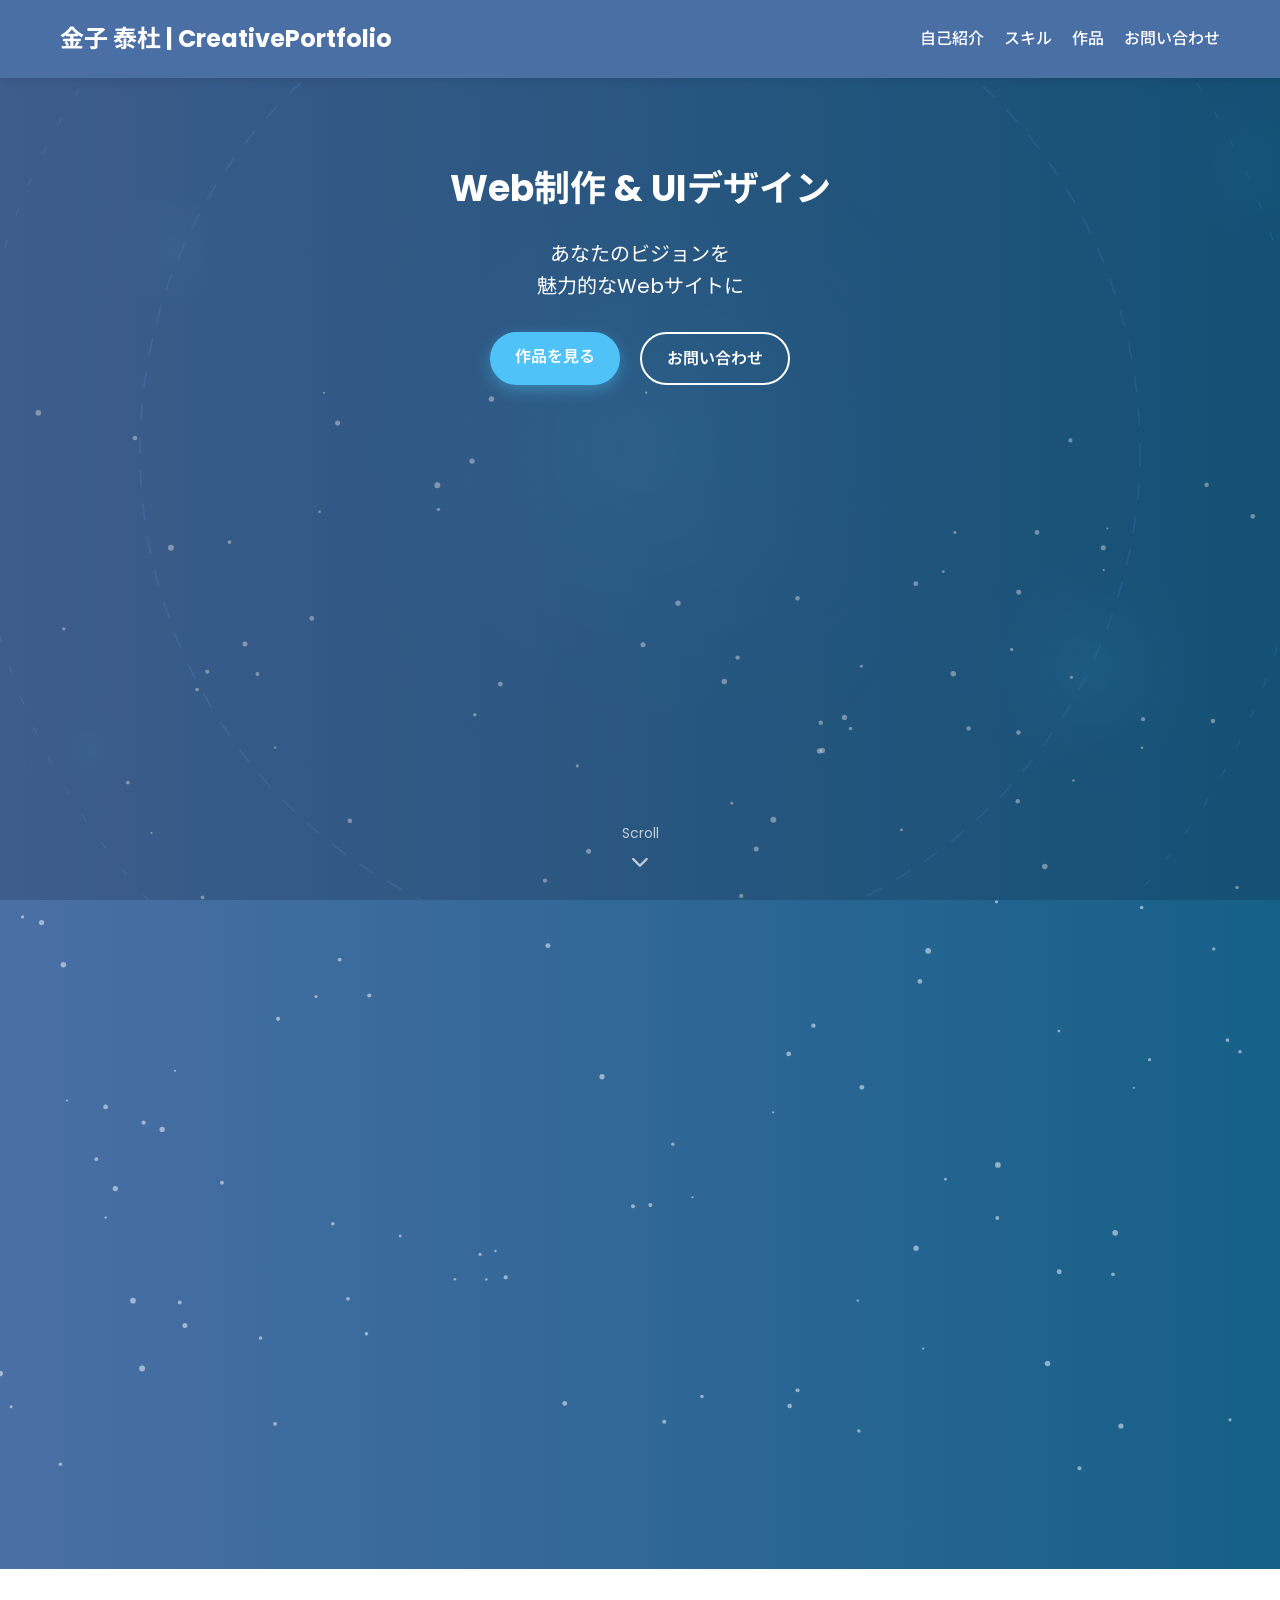
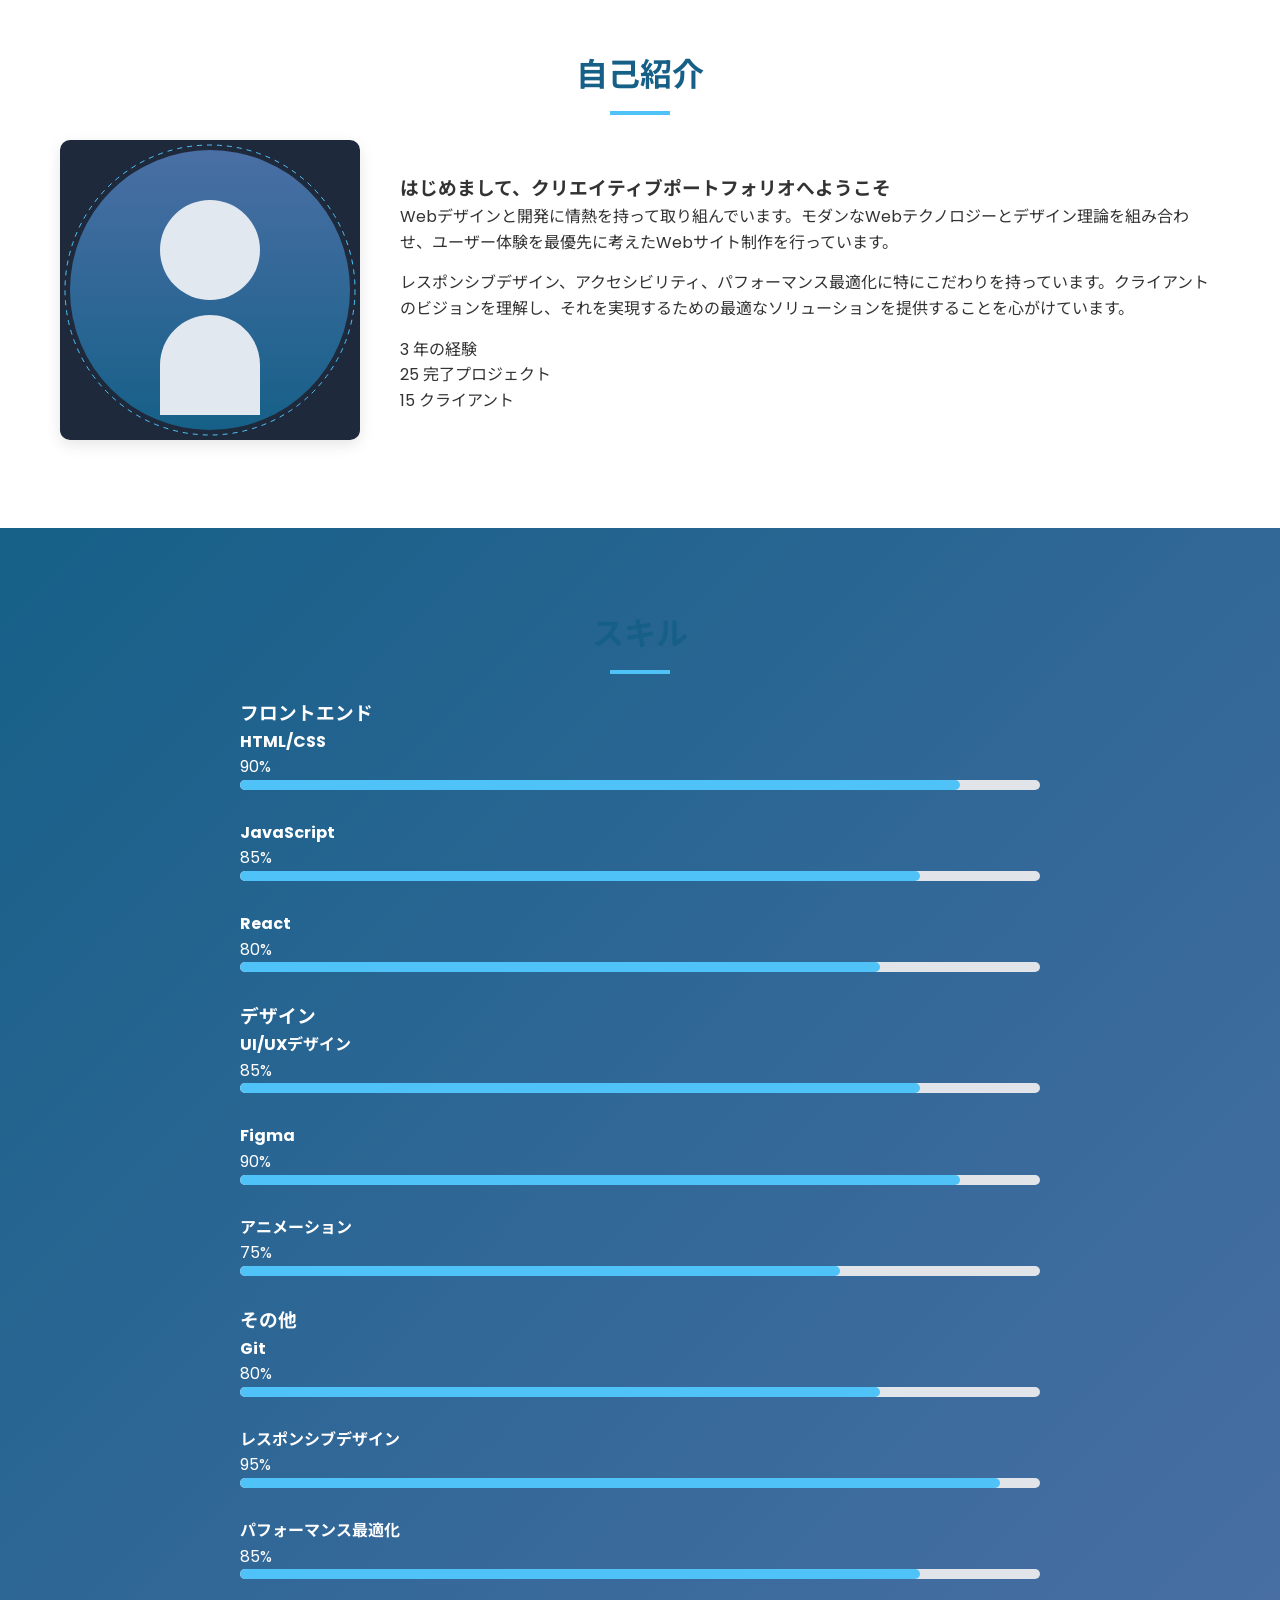
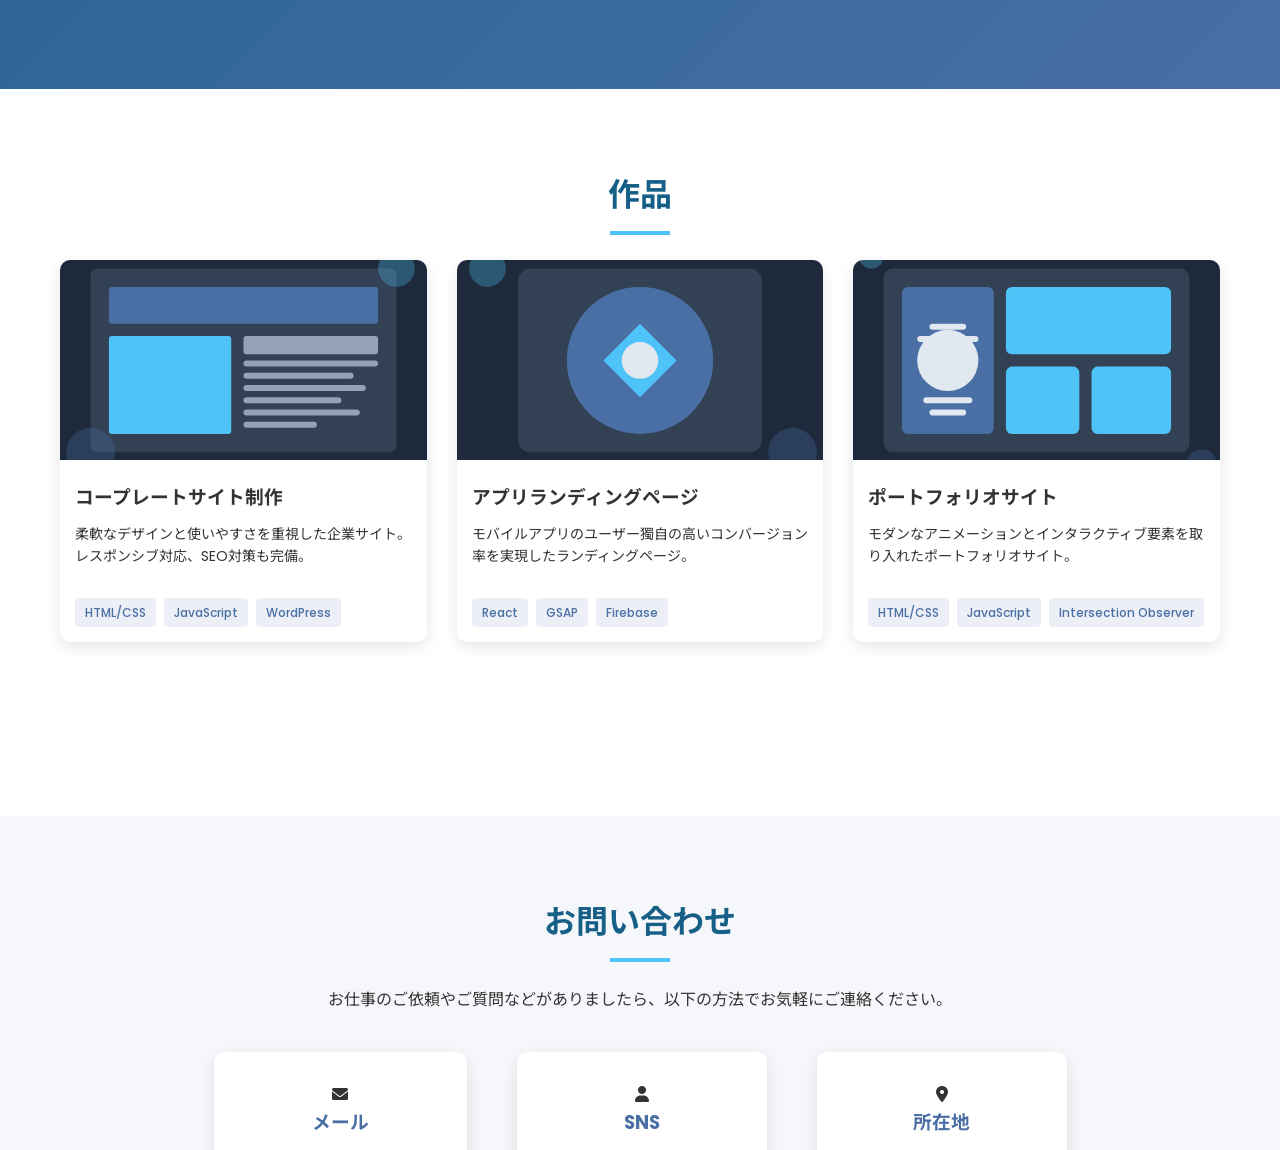
<file: index.html>
<!DOCTYPE html>
<html lang="ja">
<head>
    <meta charset="UTF-8">
    <meta name="viewport" content="width=device-width, initial-scale=1.0">
    
    <!-- SEO基本設定 -->
    <title>クリエイティブポートフォリオ | Web制作・デザイン</title>
    <meta name="description" content="Web制作とデザインのポートフォリオサイトです。洗練されたUI/UXデザインと効果的なコーディングで、あなたのビジョンを実現します。">
    <meta name="keywords" content="Webデザイン, フロントエンド開発, UI/UX, ポートフォリオ, クリエイティブ">
    
    <!-- OGP設定 -->
    <meta property="og:title" content="クリエイティブポートフォリオ | Web制作・デザイン">
    <meta property="og:description" content="Web制作とデザインのポートフォリオサイトです。洗練されたUI/UXデザインと効果的なコーディングで、あなたのビジョンを実現します。">
    <meta property="og:type" content="website">
    <meta property="og:url" content="https://kanekotaito.github.io/">
    <meta property="og:image" content="https://kanekotaito.github.io/images/ogp.svg">
    <meta property="og:site_name" content="クリエイティブポートフォリオ">
    
    <!-- スタイルシート読み込み -->
    <link rel="stylesheet" href="styles.css">
    <link rel="stylesheet" href="css/animations.css">
    
    <!-- Google Fontsの読み込み（Noto Sans JPは日本語ゴシック体） -->
    <link rel="preconnect" href="https://fonts.googleapis.com">
    <link rel="preconnect" href="https://fonts.gstatic.com" crossorigin>
    <link href="https://fonts.googleapis.com/css2?family=Noto+Sans+JP:wght@400;500;700&family=Poppins:wght@400;500;600;700&display=swap" rel="stylesheet">
    
    <!-- Font Awesome -->
    <link rel="stylesheet" href="https://cdnjs.cloudflare.com/ajax/libs/font-awesome/6.0.0/css/all.min.css">
</head>
<body>
    <!-- ローディングアニメーション -->
    <div class="loader">
        <div class="loader-content">
            <div class="loader-circle"></div>
            <div class="loader-text">Loading...</div>
        </div>
    </div>

    <!-- ヘッダー -->
    <header>
        <div class="container">
            <h1 class="logo">金子 泰杜 | Creative<span>Portfolio</span></h1>
            <div class="menu-toggle">
                <span></span>
                <span></span>
                <span></span>
            </div>
            <nav>
                <ul>
                    <li><a href="#about">自己紹介</a></li>
                    <li><a href="#skills">スキル</a></li>
                    <li><a href="#works">作品</a></li>
                    <li><a href="#contact">お問い合わせ</a></li>
                </ul>
            </nav>
        </div>
    </header>

    <!-- メインビジュアル -->
    <section class="hero">
        <div class="hero-bg" style="background-image: url('images/hero/hero-bg.svg');"></div>
        <div class="container">
            <div class="hero-content">
                <h2 class="fade-in">Web制作 & UIデザイン</h2>
                <p class="fade-in delay-1">あなたのビジョンを<br>魅力的なWebサイトに</p>
                <div class="hero-buttons fade-in delay-2">
                    <a href="#works" class="btn btn-primary">作品を見る</a>
                    <a href="#contact" class="btn btn-outline">お問い合わせ</a>
                </div>
            </div>
        </div>
        <div class="scroll-indicator">
            <span>Scroll</span>
            <i class="fas fa-chevron-down"></i>
        </div>
    </section>

    <!-- 自己紹介セクション -->
    <section id="about" class="section">
        <div class="container">
            <h2 class="section-title fade-in">自己紹介</h2>
            <div class="profile">
                <div class="profile-image fade-in">
                    <img src="images/profile/profile.svg" alt="プロフィール写真">
                    <div class="profile-shape"></div>
                </div>
                <div class="profile-content">
                    <h3 class="fade-in">はじめまして、<span>クリエイティブポートフォリオ</span>へようこそ</h3>
                    <p class="fade-in delay-1">Webデザインと開発に情熱を持って取り組んでいます。モダンなWebテクノロジーとデザイン理論を組み合わせ、ユーザー体験を最優先に考えたWebサイト制作を行っています。</p>
                    <p class="fade-in delay-2">レスポンシブデザイン、アクセシビリティ、パフォーマンス最適化に特にこだわりを持っています。クライアントのビジョンを理解し、それを実現するための最適なソリューションを提供することを心がけています。</p>
                    <div class="about-stats fade-in delay-3">
                        <div class="stat-item">
                            <span class="stat-number">3</span>
                            <span class="stat-text">年の経験</span>
                        </div>
                        <div class="stat-item">
                            <span class="stat-number">25</span>
                            <span class="stat-text">完了プロジェクト</span>
                        </div>
                        <div class="stat-item">
                            <span class="stat-number">15</span>
                            <span class="stat-text">クライアント</span>
                        </div>
                    </div>
                </div>
            </div>
        </div>
    </section>

    <!-- スキルセクション -->
    <section id="skills" class="section bg-gradient">
        <div class="container">
            <h2 class="section-title light-text fade-in">スキル</h2>
            <div class="skills-container">
                <div class="skill-category fade-in">
                    <h3>フロントエンド</h3>
                    <div class="skill-items">
                        <div class="skill-item">
                            <div class="skill-header">
                                <h4>HTML/CSS</h4>
                                <span>90%</span>
                            </div>
                            <div class="skill-level">
                                <div class="skill-bar" data-width="90%"></div>
                            </div>
                        </div>
                        <div class="skill-item">
                            <div class="skill-header">
                                <h4>JavaScript</h4>
                                <span>85%</span>
                            </div>
                            <div class="skill-level">
                                <div class="skill-bar" data-width="85%"></div>
                            </div>
                        </div>
                        <div class="skill-item">
                            <div class="skill-header">
                                <h4>React</h4>
                                <span>80%</span>
                            </div>
                            <div class="skill-level">
                                <div class="skill-bar" data-width="80%"></div>
                            </div>
                        </div>
                    </div>
                </div>
                
                <div class="skill-category fade-in delay-1">
                    <h3>デザイン</h3>
                    <div class="skill-items">
                        <div class="skill-item">
                            <div class="skill-header">
                                <h4>UI/UXデザイン</h4>
                                <span>85%</span>
                            </div>
                            <div class="skill-level">
                                <div class="skill-bar" data-width="85%"></div>
                            </div>
                        </div>
                        <div class="skill-item">
                            <div class="skill-header">
                                <h4>Figma</h4>
                                <span>90%</span>
                            </div>
                            <div class="skill-level">
                                <div class="skill-bar" data-width="90%"></div>
                            </div>
                        </div>
                        <div class="skill-item">
                            <div class="skill-header">
                                <h4>アニメーション</h4>
                                <span>75%</span>
                            </div>
                            <div class="skill-level">
                                <div class="skill-bar" data-width="75%"></div>
                            </div>
                        </div>
                    </div>
                </div>
                
                <div class="skill-category fade-in delay-2">
                    <h3>その他</h3>
                    <div class="skill-items">
                        <div class="skill-item">
                            <div class="skill-header">
                                <h4>Git</h4>
                                <span>80%</span>
                            </div>
                            <div class="skill-level">
                                <div class="skill-bar" data-width="80%"></div>
                            </div>
                        </div>
                        <div class="skill-item">
                            <div class="skill-header">
                                <h4>レスポンシブデザイン</h4>
                                <span>95%</span>
                            </div>
                            <div class="skill-level">
                                <div class="skill-bar" data-width="95%"></div>
                            </div>
                        </div>
                        <div class="skill-item">
                            <div class="skill-header">
                                <h4>パフォーマンス最適化</h4>
                                <span>85%</span>
                            </div>
                            <div class="skill-level">
                                <div class="skill-bar" data-width="85%"></div>
                            </div>
                        </div>
                    </div>
                </div>
            </div>
        </div>
        <div class="bg-shapes">
            <div class="shape shape-1"></div>
            <div class="shape shape-2"></div>
            <div class="shape shape-3"></div>
        </div>
    </section>

    <!-- 作品セクション -->
    <section id="works" class="section">
        <div class="container">
            <h2 class="section-title fade-in">作品</h2>
            <div class="works-grid">
                <div class="work-item fade-in">
                    <div class="work-image">
                        <img src="images/works/work1.svg" alt="作品例1">
                        <div class="work-overlay">
                            <a href="#" class="work-link"><i class="fas fa-link"></i></a>
                        </div>
                    </div>
                    <div class="work-content">
                        <h3>コープレートサイト制作</h3>
                        <p>柔軟なデザインと使いやすさを重視した企業サイト。レスポンシブ対応、SEO対策も完備。</p>
                        <div class="work-tags">
                            <span>HTML/CSS</span>
                            <span>JavaScript</span>
                            <span>WordPress</span>
                        </div>
                    </div>
                </div>
                <div class="work-item fade-in delay-1">
                    <div class="work-image">
                        <img src="images/works/work2.svg" alt="作品例2">
                        <div class="work-overlay">
                            <a href="#" class="work-link"><i class="fas fa-link"></i></a>
                        </div>
                    </div>
                    <div class="work-content">
                        <h3>アプリランディングページ</h3>
                        <p>モバイルアプリのユーザー獨自の高いコンバージョン率を実現したランディングページ。</p>
                        <div class="work-tags">
                            <span>React</span>
                            <span>GSAP</span>
                            <span>Firebase</span>
                        </div>
                    </div>
                </div>
                <div class="work-item fade-in delay-2">
                    <div class="work-image">
                        <img src="images/works/work3.svg" alt="作品例3">
                        <div class="work-overlay">
                            <a href="#" class="work-link"><i class="fas fa-link"></i></a>
                        </div>
                    </div>
                    <div class="work-content">
                        <h3>ポートフォリオサイト</h3>
                        <p>モダンなアニメーションとインタラクティブ要素を取り入れたポートフォリオサイト。</p>
                        <div class="work-tags">
                            <span>HTML/CSS</span>
                            <span>JavaScript</span>
                            <span>Intersection Observer</span>
                        </div>
                    </div>
                </div>
            </div>
            <div class="center-btn fade-in delay-3">
                <a href="#" class="btn btn-outline">すべての作品を見る</a>
            </div>
        </div>
    </section>

    <!-- お問い合わせセクション -->
    <section id="contact" class="section bg-light">
        <div class="container">
            <h2 class="section-title fade-in">お問い合わせ</h2>
            <p class="contact-text fade-in">お仕事のご依頼やご質問などがありましたら、以下の方法でお気軽にご連絡ください。</p>
            <div class="contact-info">
                <div class="contact-item fade-in">
                    <div class="contact-icon">
                        <i class="fas fa-envelope"></i>
                    </div>
                    <div class="contact-content">
                        <h3>メール</h3>
                        <p>example@example.com</p>
                    </div>
                </div>
                <div class="contact-item fade-in delay-1">
                    <div class="contact-icon">
                        <i class="fas fa-user"></i>
                    </div>
                    <div class="contact-content">
                        <h3>SNS</h3>
                        <div class="social-links">
                            <a href="#" class="social-link"><i class="fab fa-twitter"></i></a>
                            <a href="#" class="social-link"><i class="fab fa-github"></i></a>
                            <a href="#" class="social-link"><i class="fab fa-linkedin"></i></a>
                        </div>
                    </div>
                </div>
                <div class="contact-item fade-in delay-2">
                    <div class="contact-icon">
                        <i class="fas fa-map-marker-alt"></i>
                    </div>
                    <div class="contact-content">
                        <h3>所在地</h3>
                        <p>東京都渋谷区</p>
                    </div>
                </div>
            </div>
        </div>
    </section>

    <!-- フッター -->
    <footer>
        <div class="container">
            <div class="footer-content">
                <div class="footer-logo fade-in">
                    <h3>金子 泰杜 | Creative<span>Portfolio</span></h3>
                    <p>モダンでクリエイティブなウェブ制作をお届けします。</p>
                </div>
                <div class="footer-links fade-in">
                    <h4>リンク</h4>
                    <ul>
                        <li><a href="#about">自己紹介</a></li>
                        <li><a href="#skills">スキル</a></li>
                        <li><a href="#works">作品</a></li>
                        <li><a href="#contact">お問い合わせ</a></li>
                    </ul>
                </div>
                <div class="footer-social fade-in">
                    <h4>ソーシャル</h4>
                    <div class="social-icons">
                        <a href="#"><i class="fab fa-twitter"></i></a>
                        <a href="#"><i class="fab fa-facebook"></i></a>
                        <a href="#"><i class="fab fa-instagram"></i></a>
                        <a href="#"><i class="fab fa-github"></i></a>
                    </div>
                </div>
            </div>
            <div class="footer-bottom">
                <p>&copy; 2025 金子 泰杜 | Creative Portfolio. All Rights Reserved.</p>
            </div>
        </div>
    </footer>

    <!-- JavaScriptの読み込み -->
    <script src="js/main.js"></script>
</body>
</html>
</file>
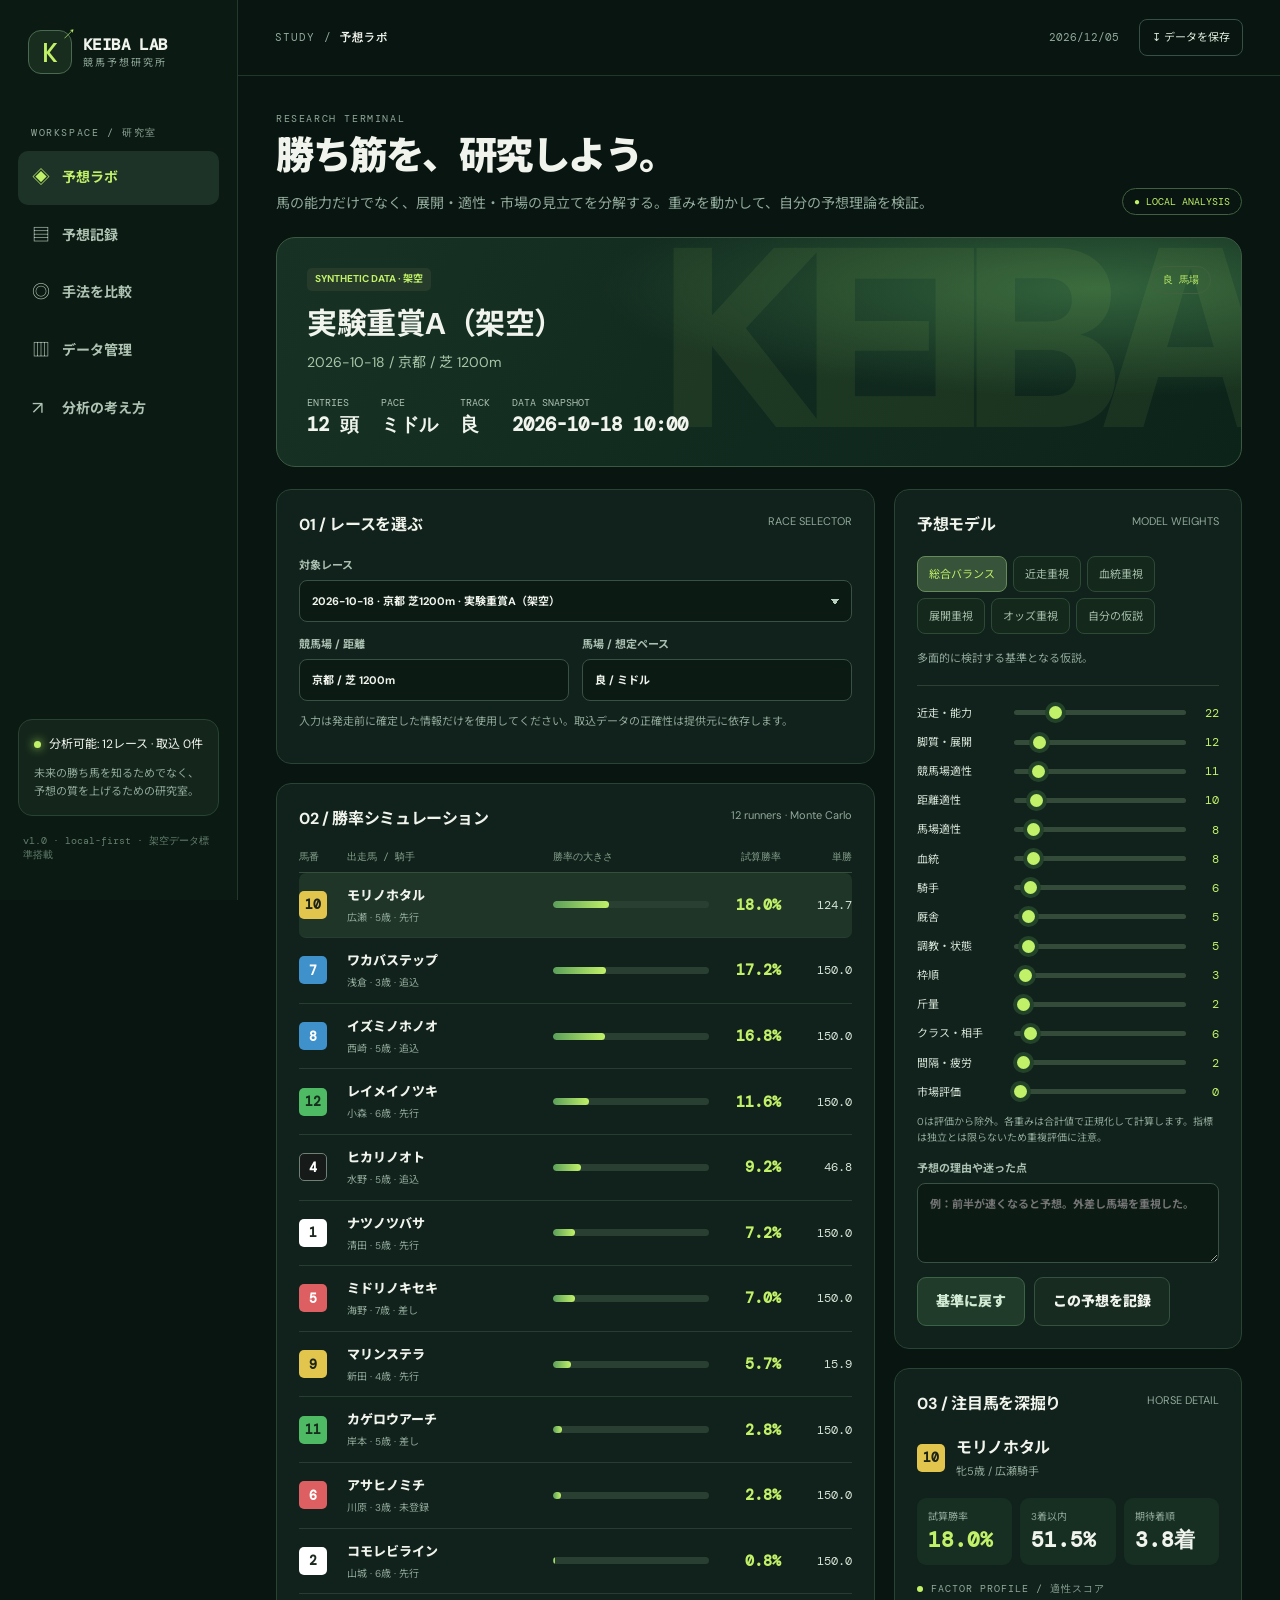
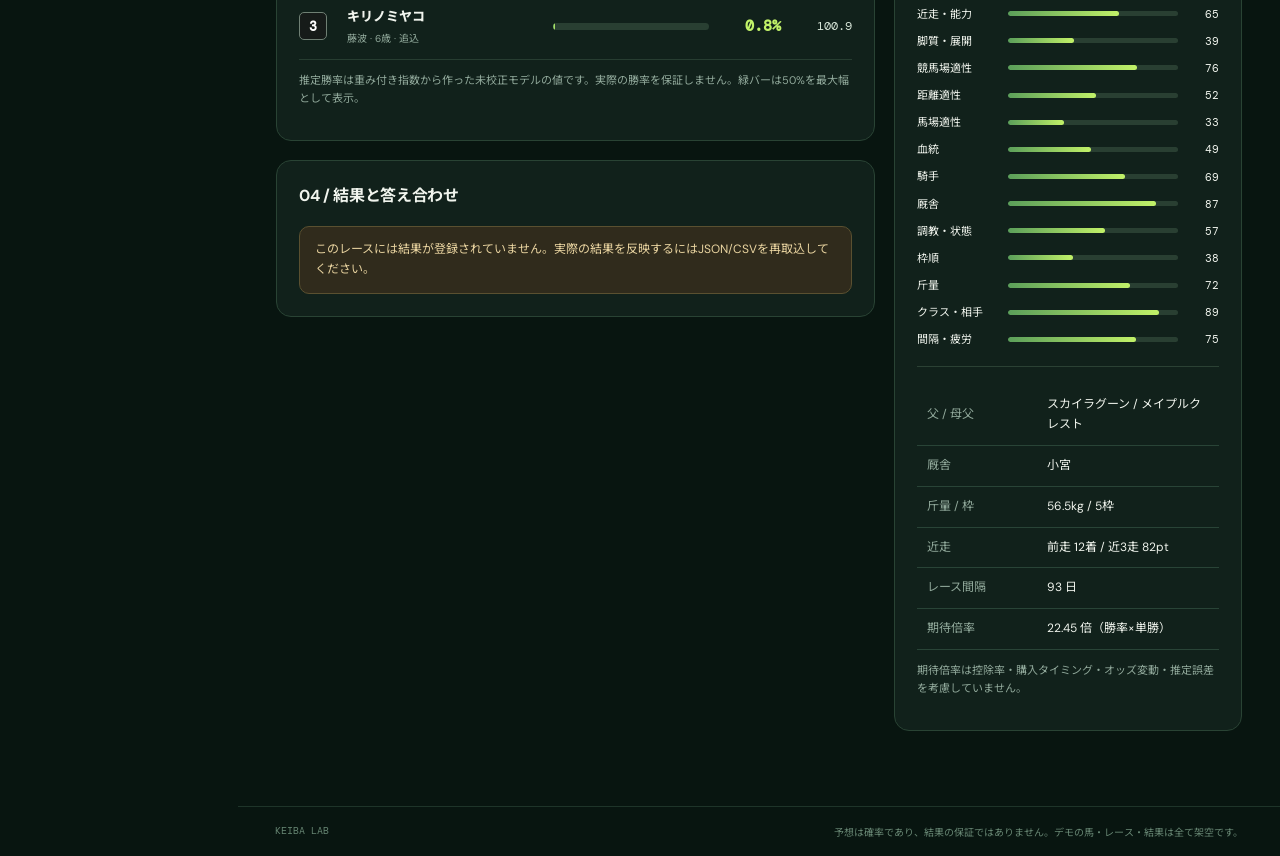
<file: keiba-lab/index.html>
<!doctype html>
<html lang="ja">
<head>
  <meta charset="utf-8">
  <meta name="viewport" content="width=device-width,initial-scale=1,viewport-fit=cover">
  <meta name="theme-color" content="#071611">
  <meta name="description" content="競馬予想の仮説を立て、確率を推定し、事前予想と実際の結果を比較する分析ラボ。">
  <title>KEIBA LAB | 競馬予想研究所</title>
  <link rel="stylesheet" href="./styles.css">
</head>
<body>
  <div class="shell">
    <aside class="sidebar">
      <a class="brand" href="./" aria-label="KEIBA LAB ホーム">
        <span class="brandmark">K<span>↗</span></span>
        <span class="brandtext"><strong>KEIBA LAB</strong><small>競馬予想研究所</small></span>
      </a>
      <div class="side-caption">WORKSPACE / 研究室</div>
      <nav class="nav" aria-label="画面切り替え">
        <button class="navitem active" data-view="lab"><span>◈</span> 予想ラボ</button>
        <button class="navitem" data-view="history"><span>▤</span> 予想記録</button>
        <button class="navitem" data-view="bench"><span>◎</span> 手法を比較</button>
        <button class="navitem" data-view="data"><span>▥</span> データ管理</button>
        <button class="navitem" data-view="guide"><span>↗</span> 分析の考え方</button>
      </nav>
      <div class="sidebottom">
        <div class="side-card"><span class="pulse"></span> <span id="dataStatus">デモデータを読込中</span><p>未来の勝ち馬を知るためでなく、予想の質を上げるための研究室。</p></div>
        <div class="footnote">v1.0 · local-first · 架空データ標準搭載</div>
      </div>
    </aside>
    <div class="workspace">
      <header class="topbar">
        <div class="crumb">STUDY / <strong id="viewName">予想ラボ</strong></div>
        <div class="top-actions"><span class="clock" id="today"></span><button class="smallbtn" id="exportTop">↧ データを保存</button></div>
      </header>
      <main id="main" aria-live="polite"></main>
      <footer class="sitefooter">KEIBA LAB <span>予想は確率であり、結果の保証ではありません。デモの馬・レース・結果は全て架空です。</span></footer>
    </div>
  </div>
  <div id="toast" role="status" aria-live="polite"></div>
  <script src="./feature-engine.js" defer></script>
  <script src="./app.js" defer></script>
</body>
</html>
</file>
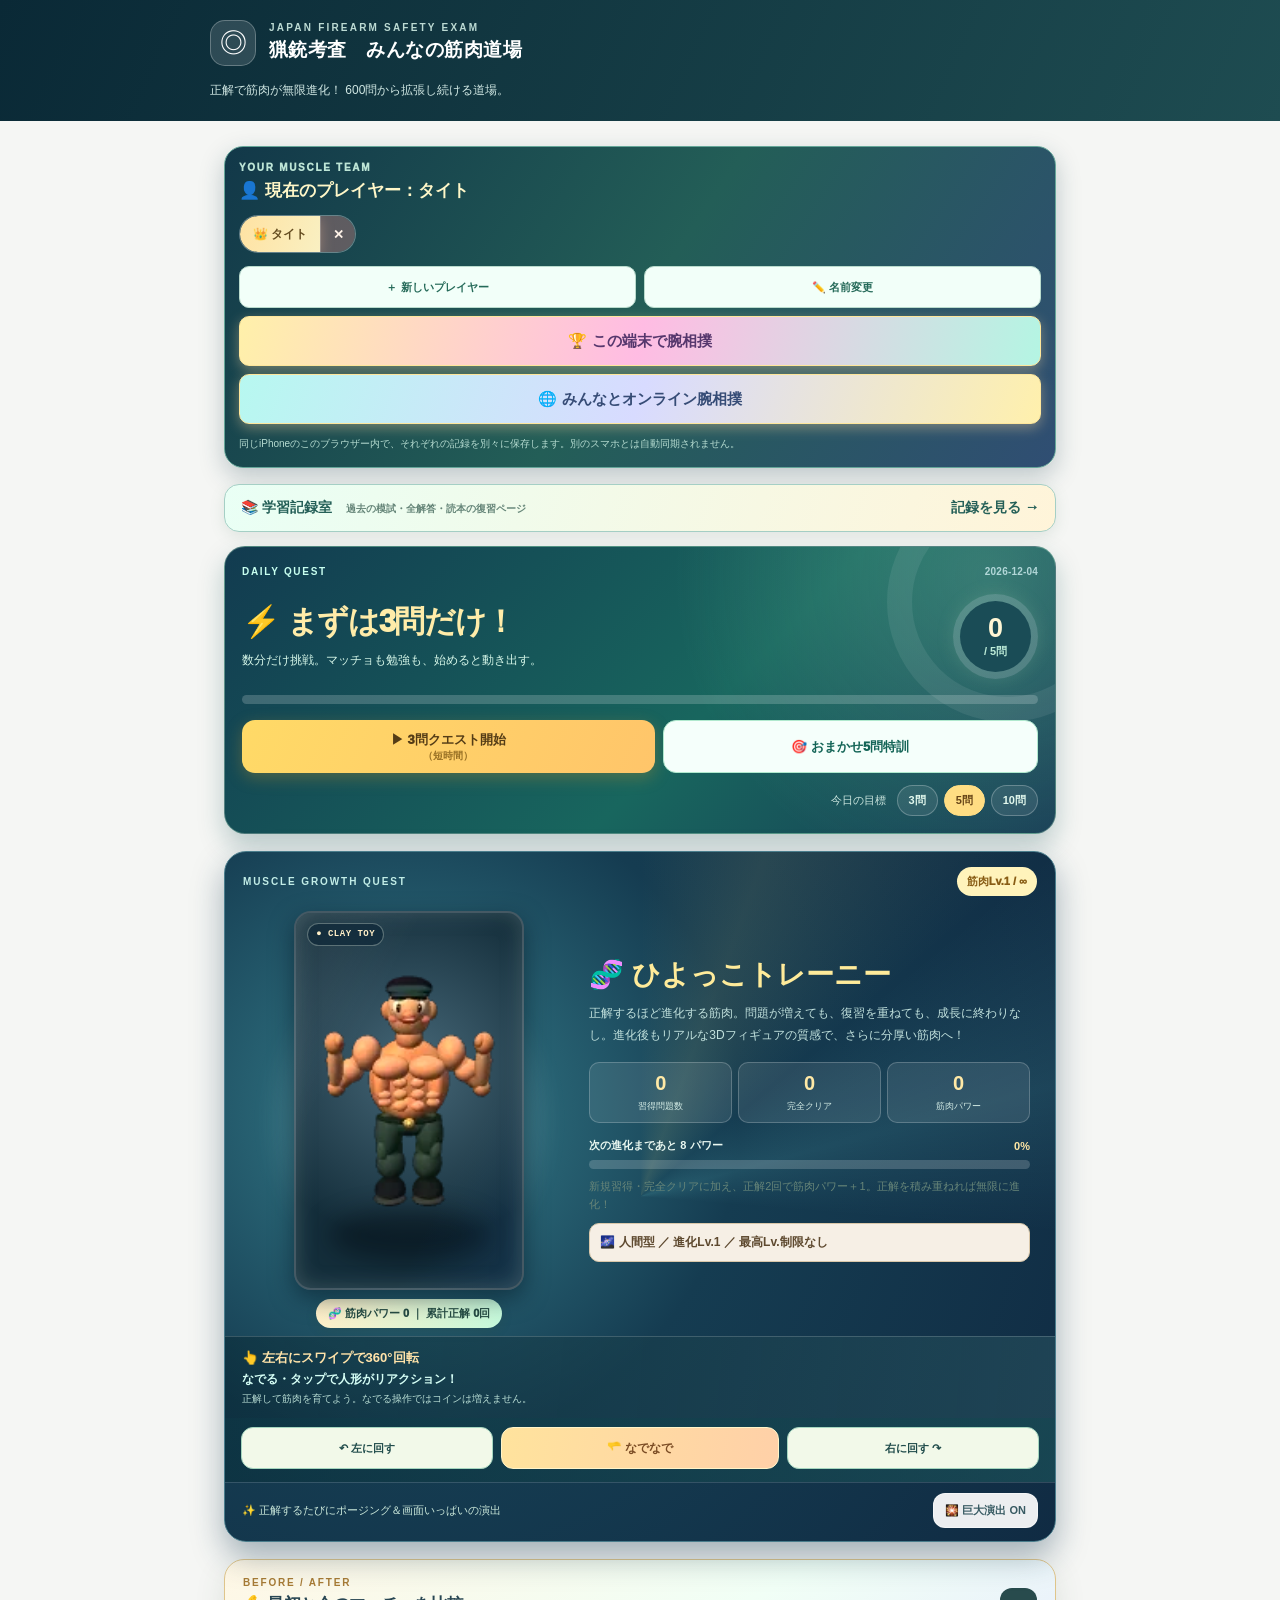
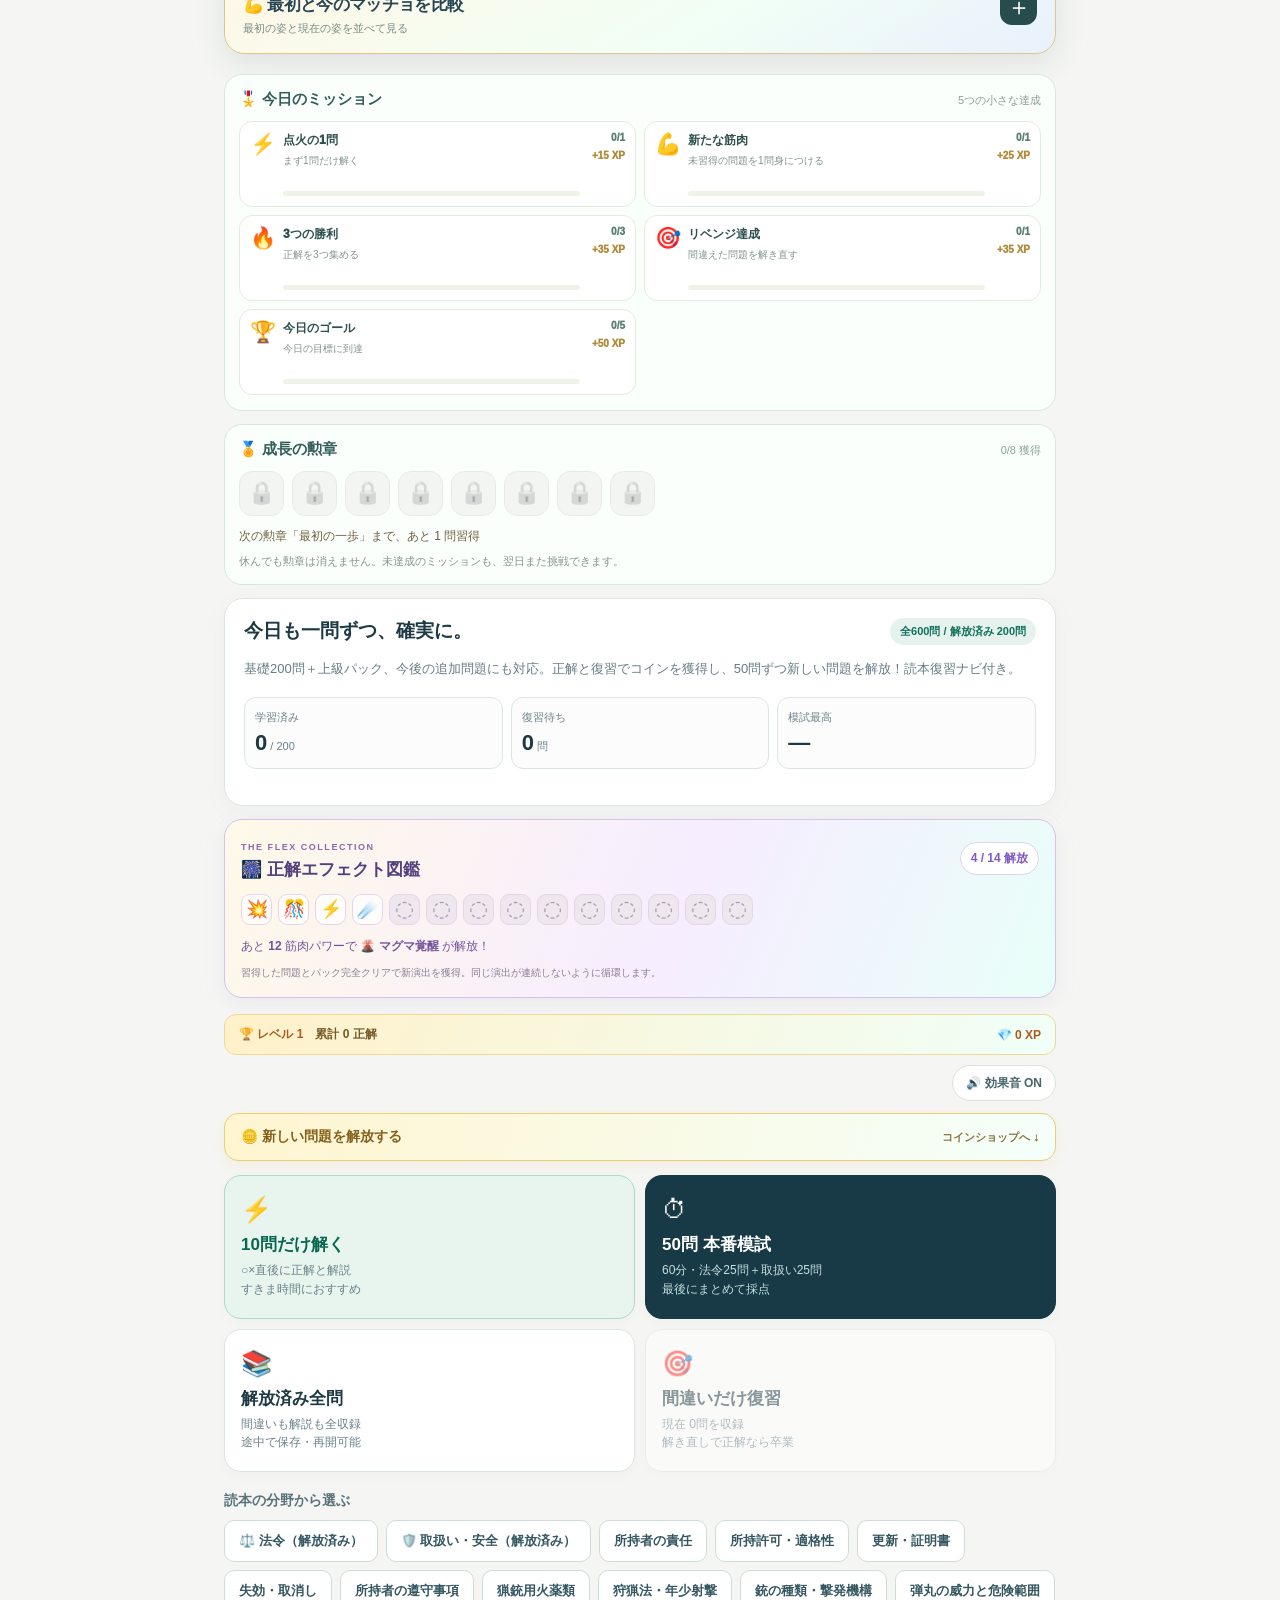
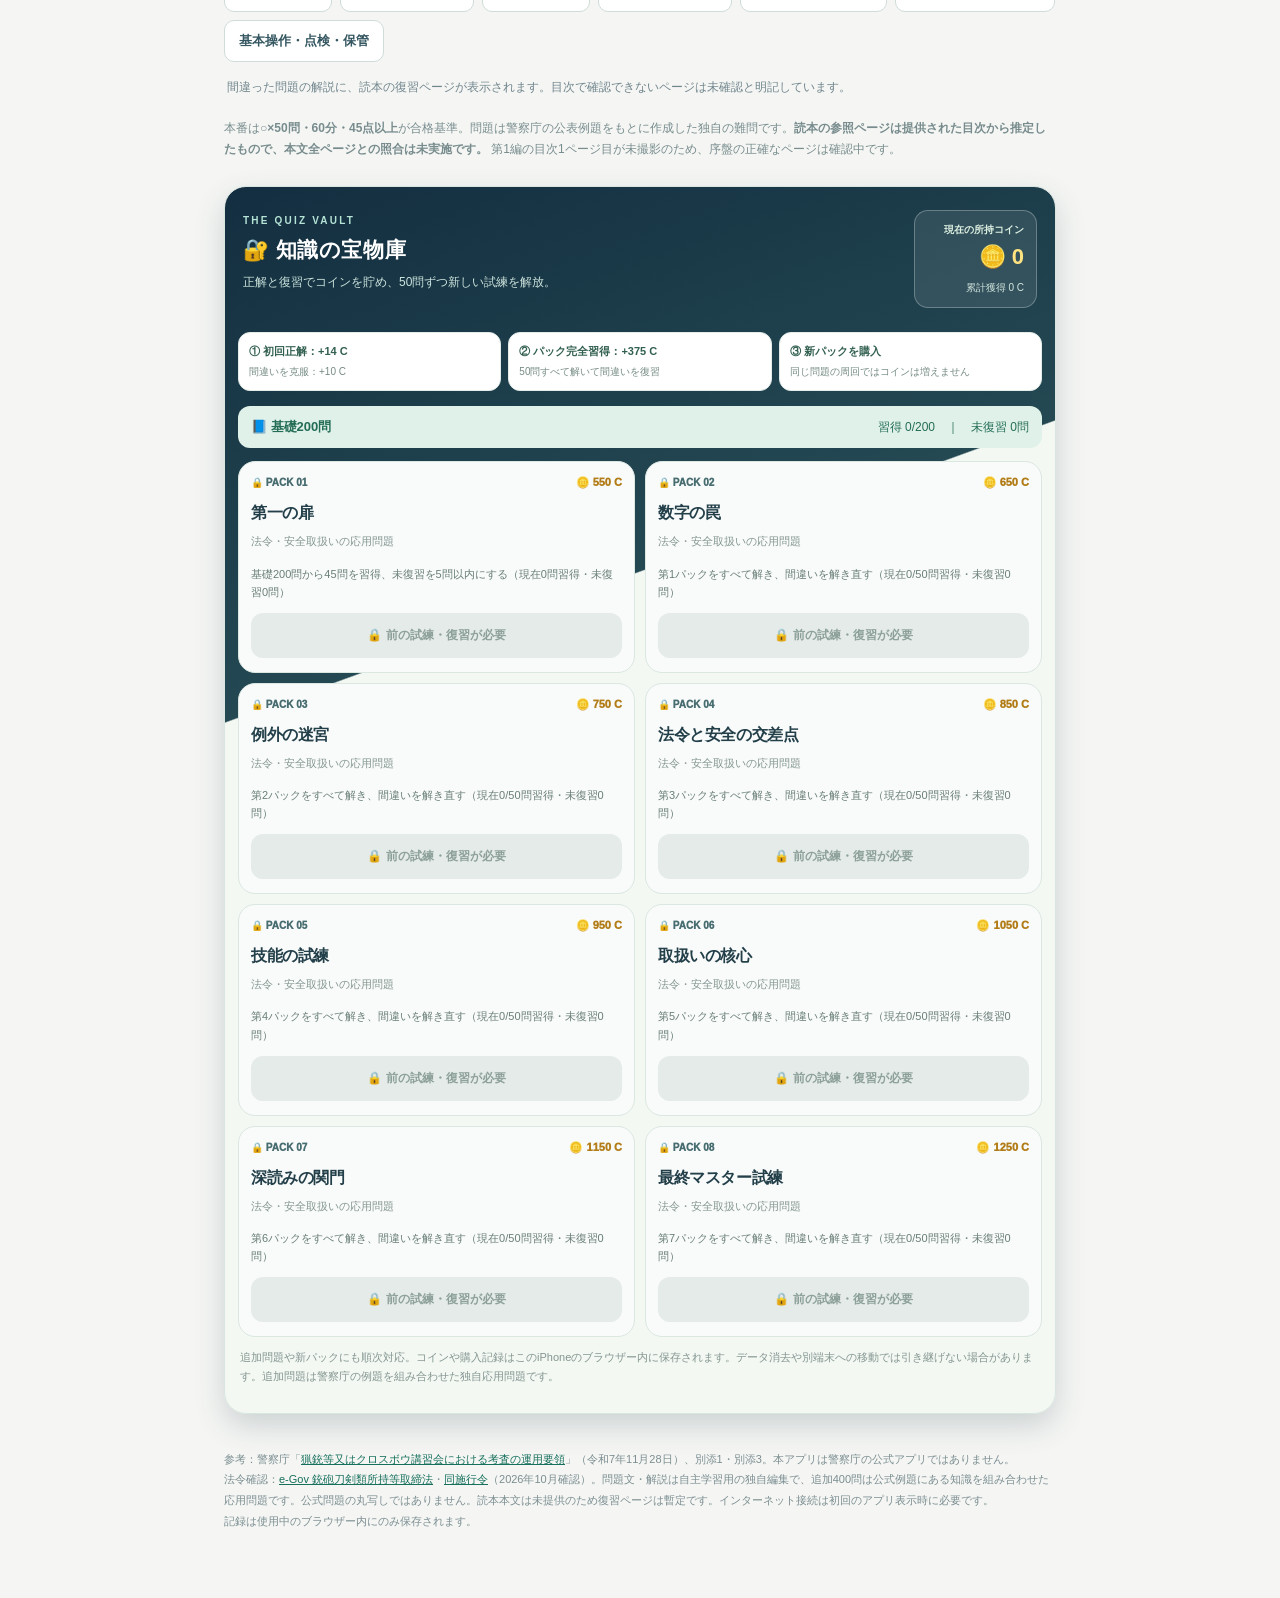
<file: ryoju/index.html>
<!doctype html>
<html lang="ja"><head>
<meta charset="utf-8"><meta name="viewport" content="width=device-width,initial-scale=1,viewport-fit=cover"><meta name="theme-color" content="#102d3b">
<meta name="description" content="猟銃等初心者講習考査 ○×問題追加型。3D粘土マッチョを回してなでて育成。学習・模試・復習。">
<title>猟銃考査・みんなの筋肉道場</title>
<style>
:root{--navy:#153343;--navy2:#0a2734;--bg:#f5f6f4;--card:#fff;--ink:#1d3943;--muted:#6c828a;--line:#dce5e5;--green:#087958;--green2:#e5f5ef;--red:#ba3d38;--red2:#fff0ed;--amber:#91651e;--amber2:#fff7e6;--mint:#b8e9db;color-scheme:light;font-family:-apple-system,BlinkMacSystemFont,'Hiragino Kaku Gothic ProN','Yu Gothic',Meiryo,sans-serif}
*{box-sizing:border-box}body{background:var(--bg);color:var(--ink);margin:0;min-height:100vh;-webkit-text-size-adjust:100%}button,select{font:inherit}button{cursor:pointer;-webkit-tap-highlight-color:transparent}button:disabled{cursor:default;opacity:.45}a{color:#17705c}button:focus-visible,select:focus-visible{outline:3px solid #82b9db;outline-offset:2px}.hidden{display:none!important}
header{background:linear-gradient(115deg,#0a2936,#1e4c51);color:white;padding:calc(20px + env(safe-area-inset-top)) 18px 21px}.head-wrap{max-width:860px;margin:auto}.brand{display:flex;align-items:center;gap:13px}.mark{display:grid;place-items:center;width:46px;height:46px;background:#fff2;border:1px solid #fff4;border-radius:15px;font-size:27px}.eyebrow{font-size:10px;letter-spacing:.22em;color:#bcdad3;font-weight:750}.brand h1{font-size:19px;letter-spacing:.025em;margin:4px 0 0;line-height:1.4}.subtitle{margin:15px 0 0;color:#d1e8e4;font-size:12px;line-height:1.6}.wrap{max-width:860px;margin:auto;padding:16px 14px 66px}
.hero{background:#fff;border:1px solid var(--line);border-radius:19px;padding:19px;box-shadow:0 7px 30px #123e3a08}.herotitle{display:flex;align-items:center;justify-content:space-between;gap:10px}.herotitle h2{font-size:19px;margin:0}.pill{border-radius:40px;padding:6px 10px;background:#e5f2ee;font-size:11px;color:#13715c;font-weight:800}.desc{color:#667c83;font-size:13px;line-height:1.8;margin:12px 0 0}.dash{display:grid;grid-template-columns:repeat(3,1fr);gap:8px;margin:17px 0}.metric{padding:12px 10px;border:1px solid var(--line);background:#fbfcfb;border-radius:12px}.metric .label{font-size:11px;color:var(--muted)}.metric strong{display:block;font-variant-numeric:tabular-nums;font-size:22px;margin-top:5px}.metric em{font-size:11px;font-style:normal;font-weight:500;color:var(--muted)}
.modes{display:grid;grid-template-columns:repeat(2,minmax(0,1fr));gap:10px;margin:14px 0 6px}.mode{appearance:none;text-align:left;background:#fff;border:1px solid var(--line);padding:19px 16px;border-radius:17px;color:var(--ink);min-height:143px;box-shadow:0 4px 15px #123e3a06}.mode:active{transform:scale(.99)}.mode .modeicon{font-size:25px}.mode strong{display:block;font-size:17px;margin:9px 0 5px}.mode .small{display:block;font-size:12px;line-height:1.55;color:var(--muted)}.mode.primary{background:#e8f5ef;border-color:#addaca}.mode.primary strong{color:#09664f}.mode.exam{background:#173a46;border-color:#173a46;color:white}.mode.exam .small{color:#c7dfdf}.mode:disabled{opacity:.5}
.sections{margin-top:20px}.sections h3{font-size:14px;margin:0 0 10px;color:#5a737b}.smallmodes{display:flex;flex-wrap:wrap;gap:8px}.smallmodes button{border:1px solid #cfdcd9;background:#fff;color:#355761;border-radius:10px;padding:11px 14px;font-size:13px;font-weight:800;min-height:42px}.continue{padding:17px;background:#fff;border:1px solid #b5d8cc;border-radius:16px;display:flex;align-items:center;gap:12px;margin-bottom:14px}.continue p{font-size:12px;color:#61777f;margin:4px 0 0}.continue .btn{margin-left:auto;white-space:nowrap}.btn{border:0;border-radius:12px;padding:13px 17px;min-height:45px;font-weight:850;background:var(--green);color:white;font-size:14px}.btn.outline{background:#eaf2ef;color:#205849;border:1px solid #c9dfd6}.btn.ghost{border:1px solid var(--line);background:#fff;color:var(--ink)}.btn.danger{background:#a83e36}.help{font-size:12px;line-height:1.8;color:#788c8d;margin-top:20px}
.topline{display:flex;justify-content:space-between;align-items:center;gap:12px;margin:0 2px 14px}.backbtn{background:transparent;border:0;padding:6px 0;color:#49636c;font-size:14px;font-weight:750}.timer{display:flex;align-items:center;gap:7px;font-variant-numeric:tabular-nums;font-size:15px;font-weight:900;color:#2d5c63}.timer.urgent{color:var(--red)}.progress-head{display:flex;justify-content:space-between;margin:6px 2px 9px;color:#58727a;font-size:12px;font-weight:750}.meter{height:8px;background:#dfe7e5;border-radius:20px;overflow:hidden;margin-bottom:18px}.meter span{display:block;height:100%;background:#0a9874;border-radius:20px;transition:width .2s}
.quizcard{border:1px solid var(--line);border-radius:20px;background:white;overflow:hidden;box-shadow:0 7px 24px #1241380b}.qbody{padding:clamp(18px,5vw,32px)}.qbadge{display:flex;justify-content:space-between;align-items:center;gap:8px}.qbadge span{font-size:11px;border-radius:20px;padding:7px 10px;background:#edf3f1;color:#496f6b;font-weight:800}.qbadge b{font-size:11px;color:#91a0a5}.question{font-weight:800;font-size:clamp(19px,4.6vw,25px);letter-spacing:.01em;line-height:1.78;margin:24px 0 25px;min-height:95px;overflow-wrap:anywhere}.hintline{font-size:12px;color:#71878c;margin:0 0 11px}.answers{display:grid;grid-template-columns:1fr 1fr;gap:12px}.answers button{background:white;border:2px solid #d5e2df;border-radius:16px;height:101px;color:#355b61;font-size:47px;line-height:1;display:grid;place-items:center;align-content:center;gap:5px;font-weight:600}.answers small{font-size:12px;color:#6b7e83;font-weight:800}.answers button:active{transform:scale(.98)}.answers button.selected{border-color:#1b8371;background:#e8f6ef;color:#086d57}.answers button.wrong{border-color:#c75c53;background:#fff0ee;color:#b83f36}.answers button.right{border-color:#0a9676;background:#e0f5ec;color:#057657}
.feedback{border-top:1px solid var(--line);margin-top:25px;padding-top:22px}.verdict{font-weight:900;display:flex;align-items:center;gap:11px;font-size:19px}.verdict.good{color:var(--green)}.verdict.bad{color:var(--red)}.exlabel{font-size:11px;font-weight:900;color:#7e9195;margin:19px 0 8px}.explanation{font-size:15px;line-height:1.9;color:#34515a}.trap{background:var(--amber2);border-radius:12px;padding:13px 14px;margin-top:16px;border-left:4px solid #be8a36;line-height:1.7;font-size:13px;color:#765525}.trap b{display:block;font-size:12px;margin-bottom:4px}.source{margin-top:13px;font-size:11px;color:#829294}.controls{display:flex;gap:10px;margin-top:19px;align-items:center}.controls .btn.next{flex:1;font-size:15px;min-height:56px}.controls .btn.prev{min-height:56px}.note{font-size:12px;color:#70858c;line-height:1.7;margin:15px 3px}
.result{background:white;border:1px solid var(--line);border-radius:19px;padding:24px 19px;text-align:center}.result h2{font-size:22px;margin:6px 0}.score{font-size:61px;font-weight:900;letter-spacing:-.055em;margin:9px 0;font-variant-numeric:tabular-nums}.score small{font-size:17px;color:var(--muted);font-weight:700}.result .pass{font-weight:850;color:var(--green);font-size:16px}.result .fail{color:var(--red);font-weight:850;font-size:16px}.result p{font-size:13px;line-height:1.8;color:#657d83}.resultactions{display:flex;gap:8px;justify-content:center;flex-wrap:wrap;margin:21px 0}.result .titleleft{text-align:left;margin:26px 0 9px;font-size:16px}.review-row{text-align:left;padding:13px 0;border-top:1px solid var(--line)}.review-row h4{font-size:14px;line-height:1.65;margin:6px 0}.review-row p{margin:4px 0;color:#4d666c;font-size:12px}.wrong-num{font-size:12px;color:#b04d3d;font-weight:850}.footer{margin-top:35px;font-size:11px;line-height:1.9;color:#7b8d90}.warning{border-radius:11px;padding:12px;background:var(--amber2);border:1px solid #e9d3a3;color:#806333;font-size:12px;line-height:1.7;margin:10px 0}.noscript{padding:12px;background:#ffe7e5;color:#962b2b;margin:14px;border-radius:8px}#errorBox{display:none}
@media(max-width:480px){.wrap{padding:12px 12px 60px}.qbody{padding:18px}.answers button{height:95px}.brand h1{font-size:17px}.mode{padding:15px 12px;min-height:138px}.mode strong{font-size:15px}.dash{gap:6px}.metric{padding:11px 8px}.metric strong{font-size:20px}}

.bookref{margin-top:17px;padding:16px;background:#eef7f2;border:1px solid #b9ddcd;border-radius:13px;color:#155641;line-height:1.7;font-size:14px}.bookref b{display:block;margin-bottom:5px}.bookref small{display:block;color:#66817a;margin-top:8px;font-size:11px}.revision{margin:22px 0;padding:16px;background:#eff8f3;border:1px solid #cee6d9;border-radius:16px;text-align:left}.revision h3{margin:0 0 5px;color:#1c644b;font-size:16px}.revision>p{color:#58736a;font-size:12px}.revision-item{padding:12px 0;border-top:1px solid #cfe3d7;display:flex;flex-direction:column;gap:5px}.revision-item strong{font-size:13px}.revision-item span{font-size:12px;line-height:1.5}.review-book{font-size:12px!important;border-radius:8px;background:#eef7f2;padding:9px}.smallmodes button{line-height:1.4}.hero .desc b{font-weight:900}
</style><style>.coin-jump{display:flex;justify-content:space-between;align-items:center;gap:9px;margin:9px 0 14px;padding:14px 16px;border:1px solid #ebce75;background:linear-gradient(103deg,#fff5d0,#f4fffa);color:#85601b;border-radius:14px;font-weight:950;font-size:14px;text-decoration:none;box-shadow:0 5px 17px #e3bb6b24}.coin-jump span{font-size:11px;color:#88703d}.coin-earned{text-align:center;padding:11px;border-radius:12px;background:#fff8d8;color:#996512;font-size:13px;font-weight:900;margin-bottom:13px}.question{white-space:normal}.question br{content:'';display:block;margin:12px 0}</style><link rel="stylesheet" href="./celebrate.css?v=5"><link rel="stylesheet" href="./economy.css?v=6"><link rel="stylesheet" href="./muscle.css?v=7"><link rel="stylesheet" href="./muscle-variety.css?v=8"><link rel="stylesheet" href="./clay-interact.css?v=10"><link rel="stylesheet" href="./clay-compare.css?v=11"><link rel="stylesheet" href="./clay-growth.css?v=12"><link rel="stylesheet" href="./motivation.css?v=13"><link rel="stylesheet" href="./study-records.css?v=14"><link rel="stylesheet" href="./players.css?v=15"><link rel="stylesheet" href="./online-arena.css?v=16"><link rel="stylesheet" href="./infinite-muscle.css?v=19"><link rel="stylesheet" href="./reward-smooth.css?v=18"><meta name="application-name" content="無限筋肉育成 猟銃考査"><meta name="apple-mobile-web-app-capable" content="yes"></head><body>
<header><div class="head-wrap"><div class="brand"><div class="mark" aria-hidden="true">◎</div><div><div class="eyebrow">JAPAN FIREARM SAFETY EXAM</div><h1>猟銃考査　みんなの筋肉道場</h1></div></div><p class="subtitle">正解で筋肉が無限進化！ 600問から拡張し続ける道場。</p></div></header>
<div id="fx-layer" aria-hidden="true"></div><div id="muscle-stage" aria-hidden="true"></div><div id="mot-spark" aria-hidden="true"></div><main id="app" class="wrap"><noscript><div class="noscript">この画面ではJavaScriptを実行できません。HTMLファイルをChrome / Edge / Safariなどのブラウザーで開いてください。</div></noscript><div class="hero">アプリを読み込んでいます…</div></main>
<script src="./celebrate.js?v=5"></script><script src="./bonus-bank.js?v=6"></script><script src="./economy.js?v=6"></script><script src="./muscle.js?v=7"></script><script src="./muscle-variety.js?v=8"></script><script src="./clay-turntable.js?v=11"></script><script src="./clay-actions.js?v=11"></script><script src="./clay-interact.js?v=10"></script><script src="./clay-compare.js?v=11"></script><script src="./clay-growth.js?v=12"></script><script src="./motivation.js?v=13"></script><script src="./study-records.js?v=14"></script><script src="./players.js?v=16"></script><script src="./online-config.js?v=16"></script><script src="./online-arena.js?v=16"></script><script src="./question-updates.js?v=17"></script><script src="./infinite-muscle.js?v=19"></script><script src="./reward-smooth.js?v=18"></script>
<script>
window.addEventListener('error',function(e){var a=document.getElementById('app');if(a&&a.textContent.indexOf('読み込んでいます')>=0){a.innerHTML='<div class="warning">読み込みでエラーが発生しました。Safariで再読み込みしてください。<br><small>'+String(e.message||'読み込みエラー').replace(/[<>]/g,'')+'</small></div>';}});
(function(){'use strict';
var Q=[{"id":1,"q":"猟銃の所持許可を受けた人は、銃の所有権を持っているため、使用目的が変わっても銃を自己判断で保有し続けられる。","a":"×","why":"所持の許可は所有権と別。許可された用途・条件を守る必要があり、用途を追加するときは書換えが必要。","trap":"所有権と所持許可を混同","page":"1–2","topic":"所持者の責任","section":"S1","kind":"法令","bookPage":"第1編 第1章（ページ確認中）","source":"警察庁 令和7年11月28日 例題（内容を改変）","level":"上級"},{"id":2,"q":"許可を受けた猟銃が盗まれ犯罪に使用されないように管理することも、銃の所有者に期待される社会的責任に含まれる。","a":"○","why":"事故防止だけでなく、盗難・不正使用の防止も所持者の社会的責任。","trap":"直接の射撃事故以外にも責任","page":"1–2","topic":"所持者の責任","section":"S1","kind":"法令","bookPage":"第1編 第1章（ページ確認中）","source":"警察庁 令和7年11月28日 例題（内容を改変）","level":"上級"},{"id":3,"q":"猟銃の取扱いに自信がある者は、銃の危険性を正しく理解していれば、法令を詳しく学ぶ必要はない。","a":"×","why":"技術だけでは足りない。銃刀法等の法令に習熟する必要がある。","trap":"技術と法令の二者択一ではない","page":"1–2","topic":"所持者の責任","section":"S1","kind":"法令","bookPage":"第1編 第1章（ページ確認中）","source":"警察庁 令和7年11月28日 例題（内容を改変）","level":"上級"},{"id":4,"q":"銃に関する事故を起こさないという理念と、具体的な取扱規則の習得は、ともに所持者に求められる。","a":"○","why":"理念とルールを両方求めるのが公開例題の趣旨。","trap":"精神論だけ・知識だけの誤読","page":"1–2","topic":"所持者の責任","section":"S1","kind":"法令","bookPage":"第1編 第1章（ページ確認中）","source":"警察庁 令和7年11月28日 例題（内容を改変）","level":"上級"},{"id":5,"q":"事故を起こさなければ、所持許可に付された条件に違反しても公安委員会による処分の対象にならない。","a":"×","why":"実害の発生と無関係に、条件違反が取消事由になり得る。","trap":"結果が無害でも違反は成立","page":"1–2","topic":"所持者の責任","section":"S1","kind":"法令","bookPage":"第1編 第1章（ページ確認中）","source":"警察庁 令和7年11月28日 例題（内容を改変）","level":"上級"},{"id":6,"q":"空気銃は火薬を用いなくても銃刀法の所持規制の対象であり、危険性の理解と厳重な管理が必要である。","a":"○","why":"空気銃も銃規制の対象であり、人を傷つけ得る。","trap":"火薬を使わない＝自由ではない","page":"1–2","topic":"所持者の責任","section":"S1","kind":"法令","bookPage":"第1編 第1章（ページ確認中）","source":"警察庁 令和7年11月28日 例題（内容を改変）","level":"上級"},{"id":7,"q":"銃の事故はほぼ撃発機構の故障によって生じるため、使用者の操作の習熟は事故防止上重要ではない。","a":"×","why":"事故防止には構造の知識も操作練習も必要。","trap":"故障原因だけに限定するひっかけ","page":"1–2","topic":"所持者の責任","section":"S1","kind":"法令","bookPage":"第1編 第1章（ページ確認中）","source":"警察庁 令和7年11月28日 例題（内容を改変）","level":"上級"},{"id":8,"q":"猟銃等の所持許可は、一般的な所持の自由を認める制度ではなく、原則禁止に対する例外としての許可である。","a":"○","why":"銃砲の所持は原則禁止。公安委員会の許可等は例外。","trap":"原則禁止と例外許可","page":"1–2","topic":"所持者の責任","section":"S1","kind":"法令","bookPage":"第1編 第1章（ページ確認中）","source":"警察庁 令和7年11月28日 例題（内容を改変）","level":"上級"},{"id":9,"q":"自分の銃を修理店へ届けるためなら、所持許可のない家族が車で運搬しても、自分が依頼していれば適法である。","a":"×","why":"家族も運搬によって事実上の支配を持つ。許可や法定の例外なしに任せることはできない。","trap":"「運搬」も所持に含まれる","page":"2–8","topic":"所持許可・適格性","section":"S2","kind":"法令","bookPage":"第1編 第2章・所持許可制度（ページ確認中）","source":"警察庁 令和7年11月28日 例題（内容を改変）","level":"上級"},{"id":10,"q":"猟銃を発射していなくても、他人の銃を預かって自宅で保管することは「所持」に該当し得る。","a":"○","why":"所持には保管・携帯・運搬などが含まれる。","trap":"発射の有無は無関係","page":"2–8","topic":"所持許可・適格性","section":"S2","kind":"法令","bookPage":"第1編 第2章・所持許可制度（ページ確認中）","source":"警察庁 令和7年11月28日 例題（内容を改変）","level":"上級"},{"id":11,"q":"１丁の猟銃を夫婦で共同使用する場合には、一方が許可を受ければもう一方の名義を併記して所持できる。","a":"×","why":"１丁の銃を複数人で共同許可することはできない。","trap":"家族例外はない","page":"2–8","topic":"所持許可・適格性","section":"S2","kind":"法令","bookPage":"第1編 第2章・所持許可制度（ページ確認中）","source":"警察庁 令和7年11月28日 例題（内容を改変）","level":"上級"},{"id":12,"q":"既に散弾銃の許可を受けていても、別の散弾銃を追加取得する場合は、その銃について新たな許可が必要である。","a":"○","why":"銃ごとの所持許可が必要。","trap":"「同種類」でも銃ごと","page":"2–8","topic":"所持許可・適格性","section":"S2","kind":"法令","bookPage":"第1編 第2章・所持許可制度（ページ確認中）","source":"警察庁 令和7年11月28日 例題（内容を改変）","level":"上級"},{"id":13,"q":"所持許可の申請先は、銃を購入する銃砲店の所在地を管轄する警察署である。","a":"×","why":"所持許可申請は原則として本人の住所地を管轄する警察署。","trap":"購入先所在地と住所地","page":"2–8","topic":"所持許可・適格性","section":"S2","kind":"法令","bookPage":"第1編 第2章・所持許可制度（ページ確認中）","source":"警察庁 令和7年11月28日 例題（内容を改変）","level":"上級"},{"id":14,"q":"銃を購入する契約が済んでいても、所持許可証を受けるまで銃の譲渡を受けることはできない。","a":"○","why":"取得できるのは許可証交付後。","trap":"契約と占有・所持を区別","page":"2–8","topic":"所持許可・適格性","section":"S2","kind":"法令","bookPage":"第1編 第2章・所持許可制度（ページ確認中）","source":"警察庁 令和7年11月28日 例題（内容を改変）","level":"上級"},{"id":15,"q":"猟銃を譲り受けた後に14日以内の確認を行えば、譲受け前に所持許可を受けていなくても適法となる。","a":"×","why":"14日以内の確認は、許可を得て適法に譲受けた後の別手続。","trap":"許可前取得と譲受後確認","page":"2–8","topic":"所持許可・適格性","section":"S2","kind":"法令","bookPage":"第1編 第2章・所持許可制度（ページ確認中）","source":"警察庁 令和7年11月28日 例題（内容を改変）","level":"上級"},{"id":16,"q":"標的射撃のために所持許可を受ける場合でも、原則として指定射撃場を利用することが前提となる。","a":"○","why":"標的射撃用途は公安委員会が指定した射撃場で行う射撃。","trap":"標的ならどこでも良いわけではない","page":"2–8","topic":"所持許可・適格性","section":"S2","kind":"法令","bookPage":"第1編 第2章・所持許可制度（ページ確認中）","source":"警察庁 令和7年11月28日 例題（内容を改変）","level":"上級"},{"id":17,"q":"亡くなった親族の猟銃を形見として保管するだけなら、通常の猟銃所持許可の用途に当たる。","a":"×","why":"遺品の保管・収集は通常の許可用途に含まれない。","trap":"「使わないから安全」を誤用","page":"2–8","topic":"所持許可・適格性","section":"S2","kind":"法令","bookPage":"第1編 第2章・所持許可制度（ページ確認中）","source":"警察庁 令和7年11月28日 例題（内容を改変）","level":"上級"},{"id":18,"q":"「狩猟」の用途で許可を受けた猟銃を、法令上違法な狩猟に使用することは、用途に反しないから適法とはならない。","a":"○","why":"許可された用途であっても違法な狩猟には使用できない。","trap":"用途一致でも違法発射","page":"2–8","topic":"所持許可・適格性","section":"S2","kind":"法令","bookPage":"第1編 第2章・所持許可制度（ページ確認中）","source":"警察庁 令和7年11月28日 例題（内容を改変）","level":"上級"},{"id":19,"q":"空気銃と散弾銃は、所持許可を受けられる原則年齢がどちらも18歳以上である。","a":"×","why":"原則として猟銃は20歳以上、空気銃は18歳以上。","trap":"18歳と20歳の取り違え","page":"2–8","topic":"所持許可・適格性","section":"S2","kind":"法令","bookPage":"第1編 第2章・所持許可制度（ページ確認中）","source":"警察庁 令和7年11月28日 例題（内容を改変）","level":"上級"},{"id":20,"q":"銃の所持許可について、年齢の原則要件に例外が認められる制度があるため、「20歳未満はどんな場合も猟銃の許可を受けられない」とは言い切れない。","a":"○","why":"公開例題は「原則として20歳未満」としている。例外規定が存在する。","trap":"「原則」か「例外なく」か","page":"2–8","topic":"所持許可・適格性","section":"S2","kind":"法令","bookPage":"第1編 第2章・所持許可制度（ページ確認中）","source":"警察庁 令和7年11月28日 例題（内容を改変）","level":"上級"},{"id":21,"q":"猟銃の所持許可申請をした人は、法令上の欠格事由に該当しなければ、銃の構造上の危険があっても許可される。","a":"×","why":"人の欠格事由だけでなく銃自体の構造や機能も審査される。","trap":"人と銃の両方を審査","page":"2–8","topic":"所持許可・適格性","section":"S2","kind":"法令","bookPage":"第1編 第2章・所持許可制度（ページ確認中）","source":"警察庁 令和7年11月28日 例題（内容を改変）","level":"上級"},{"id":22,"q":"原則として、散弾銃の弾倉に３発以上の実包を装塡できる構造のものは所持許可の対象にならない。","a":"○","why":"規制対象は弾倉の装塡可能数。「銃全体で３発」と混同しない。","trap":"弾倉と薬室の区別","page":"2–8","topic":"所持許可・適格性","section":"S2","kind":"法令","bookPage":"第1編 第2章・所持許可制度（ページ確認中）","source":"警察庁 令和7年11月28日 例題（内容を改変）","level":"上級"},{"id":23,"q":"弾倉に２発だけ入る散弾銃なら、消音装置が取り付けられていても所持許可の対象となる。","a":"×","why":"装弾数が適合しても、消音装置が装着された銃は許可対象とならない。","trap":"基準を一つ満たすだけでは不十分","page":"2–8","topic":"所持許可・適格性","section":"S2","kind":"法令","bookPage":"第1編 第2章・所持許可制度（ページ確認中）","source":"警察庁 令和7年11月28日 例題（内容を改変）","level":"上級"},{"id":24,"q":"所持許可を初めて申請する人が講習修了証明書を提出する場合、許可時点で交付の日から３年を経過していないことが必要である。","a":"○","why":"初心者講習の証明書は３年。射撃教習修了証明書等の１年と区別。","trap":"３年と１年","page":"2–8","topic":"所持許可・適格性","section":"S2","kind":"法令","bookPage":"第1編 第2章・所持許可制度（ページ確認中）","source":"警察庁 令和7年11月28日 例題（内容を改変）","level":"上級"},{"id":25,"q":"教習修了証明書は、交付から３年以内なら初めての猟銃の所持許可に用いることができる。","a":"×","why":"射撃教習修了証明書・技能検定合格証明書は許可時に１年以内。","trap":"証明書の種類で期限が違う","page":"2–8","topic":"所持許可・適格性","section":"S2","kind":"法令","bookPage":"第1編 第2章・所持許可制度（ページ確認中）","source":"警察庁 令和7年11月28日 例題（内容を改変）","level":"上級"},{"id":26,"q":"75歳以上の人が初めて猟銃等の許可を申請する場合、申請日現在の年齢に着目して認知機能検査の必要性を判断する。","a":"○","why":"公開例題では許可申請書提出日に75歳以上かが基準。","trap":"誕生日と申請日の関係","page":"2–8","topic":"所持許可・適格性","section":"S2","kind":"法令","bookPage":"第1編 第2章・所持許可制度（ページ確認中）","source":"警察庁 令和7年11月28日 例題（内容を改変）","level":"上級"},{"id":27,"q":"銃砲店から譲り受けた銃は、警察への確認に持参するのが許可日の14日以内であり、実際の譲受日は関係しない。","a":"×","why":"確認の起算点は銃を譲り受けた日。","trap":"許可日と譲受日","page":"2–8","topic":"所持許可・適格性","section":"S2","kind":"法令","bookPage":"第1編 第2章・所持許可制度（ページ確認中）","source":"警察庁 令和7年11月28日 例題（内容を改変）","level":"上級"},{"id":28,"q":"所持許可を受けた銃を譲り受けた場合、14日以内に許可を受けた警察署へ現物と所持許可証を持参して確認を受ける必要がある。","a":"○","why":"原則14日以内の現物確認。","trap":"許可を受ける手続とは別","page":"2–8","topic":"所持許可・適格性","section":"S2","kind":"法令","bookPage":"第1編 第2章・所持許可制度（ページ確認中）","source":"警察庁 令和7年11月28日 例題（内容を改変）","level":"上級"},{"id":29,"q":"所持許可証を紛失したが現物の銃を保管している場合、更新時に事情を申し出れば再交付申請は不要である。","a":"×","why":"所持許可証を紛失・盗難されたときは速やかに再交付を申請。","trap":"許可証と銃は別物","page":"2–8","topic":"所持許可・適格性","section":"S2","kind":"法令","bookPage":"第1編 第2章・所持許可制度（ページ確認中）","source":"警察庁 令和7年11月28日 例題（内容を改変）","level":"上級"},{"id":30,"q":"紛失後に再交付を受けた許可証について、後日旧証を発見したときは、旧証を警察署に返納する必要がある。","a":"○","why":"新旧２冊を使い続けることはできない。","trap":"再交付後の旧証の扱い","page":"2–8","topic":"所持許可・適格性","section":"S2","kind":"法令","bookPage":"第1編 第2章・所持許可制度（ページ確認中）","source":"警察庁 令和7年11月28日 例題（内容を改変）","level":"上級"},{"id":31,"q":"許可済みの散弾銃を、同一性を失うほどライフル銃に改造する場合でも、銃番号が同じなら許可証の書換えだけで足りる。","a":"×","why":"銃の同一性を失う改造には新たな所持許可が必要。","trap":"書換えか新規許可か","page":"2–8","topic":"所持許可・適格性","section":"S2","kind":"法令","bookPage":"第1編 第2章・所持許可制度（ページ確認中）","source":"警察庁 令和7年11月28日 例題（内容を改変）","level":"上級"},{"id":32,"q":"猟銃の所持許可に付される保管委託などの条件は、許可を受けた後に追加される場合もある。","a":"○","why":"条件は許可時に限らず後から付加可能。","trap":"「許可時だけ」と思い込まない","page":"2–8","topic":"所持許可・適格性","section":"S2","kind":"法令","bookPage":"第1編 第2章・所持許可制度（ページ確認中）","source":"警察庁 令和7年11月28日 例題（内容を改変）","level":"上級"},{"id":33,"q":"所持許可の条件違反は、警察官に危険と判断された場合に限り直ちに刑罰となり、許可取消しの原因にはならない。","a":"×","why":"条件違反は所持許可の取消事由になり得る。","trap":"行政処分と刑罰の区別","page":"2–8","topic":"所持許可・適格性","section":"S2","kind":"法令","bookPage":"第1編 第2章・所持許可制度（ページ確認中）","source":"警察庁 令和7年11月28日 例題（内容を改変）","level":"上級"},{"id":34,"q":"一定の要件に該当する職業的な獣類捕獲者は、猟銃の継続所持10年以上でなくてもライフル銃の所持許可を受けられる場合がある。","a":"○","why":"ライフル銃の所持には原則より厳しい要件がある一方、職業的捕獲等の例外がある。","trap":"10年の原則と例外","page":"2–8","topic":"所持許可・適格性","section":"S2","kind":"法令","bookPage":"第1編 第2章・所持許可制度（ページ確認中）","source":"警察庁 令和7年11月28日 例題（内容を改変）","level":"上級"},{"id":35,"q":"射撃教習と技能検定は、所持許可を受けた猟銃を自宅から持ち込んで初めて受けられる。","a":"×","why":"教習・技能検定では所定の射撃場の銃を扱う。","trap":"所持許可前の教習制度","page":"2–8","topic":"所持許可・適格性","section":"S2","kind":"法令","bookPage":"第1編 第2章・所持許可制度（ページ確認中）","source":"警察庁 令和7年11月28日 例題（内容を改変）","level":"上級"},{"id":36,"q":"猟銃の所持許可がなくても、所定の練習資格認定証を受けている場合には、練習用備付け銃を用いる射撃練習ができる。","a":"○","why":"射撃練習資格の認定制度と、備付け銃の使用の組合せ。","trap":"所持許可の有無と練習資格","page":"2–8","topic":"所持許可・適格性","section":"S2","kind":"法令","bookPage":"第1編 第2章・所持許可制度（ページ確認中）","source":"警察庁 令和7年11月28日 例題（内容を改変）","level":"上級"},{"id":37,"q":"銃の許可を受けていない人が射撃練習資格を得るには、初心者講習修了証明書だけあれば足り、射撃教習修了等は必要ない。","a":"×","why":"練習資格の認定には所定の教習修了証明書または技能検定合格証明書等が必要。","trap":"講習と射撃教習の証明","page":"2–8","topic":"所持許可・適格性","section":"S2","kind":"法令","bookPage":"第1編 第2章・所持許可制度（ページ確認中）","source":"警察庁 令和7年11月28日 例題（内容を改変）","level":"上級"},{"id":38,"q":"猟銃の所持許可の有効期間は、許可された日からちょうど36か月とは限らず、原則として３回目の誕生日と関連する。","a":"○","why":"有効期間の基準は許可日から３回目の誕生日。","trap":"「３年間ちょうど」は誤り","page":"8–10","topic":"更新・証明書","section":"S3","kind":"法令","bookPage":"第1編 第2章・更新／例外 p.44付近（開始ページ確認中）","source":"警察庁 令和7年11月28日 例題（内容を改変）","level":"上級"},{"id":39,"q":"更新期限内に講習修了証明書が発行されていれば、更新申請は許可の満了日の前日に提出すれば通常申請として受理される。","a":"×","why":"通常の更新申請期間は有効期間満了の２か月前から１か月前まで。","trap":"証明書の取得と申請期限は別","page":"8–10","topic":"更新・証明書","section":"S3","kind":"法令","bookPage":"第1編 第2章・更新／例外 p.44付近（開始ページ確認中）","source":"警察庁 令和7年11月28日 例題（内容を改変）","level":"上級"},{"id":40,"q":"更新申請期間に申請できなかった原因が災害や病気である場合、理由を示す書類を付け、許可期間満了日の前日まで申請できる例外がある。","a":"○","why":"やむを得ない事情に関する更新申請期間の特例。","trap":"原則と特例を区別","page":"8–10","topic":"更新・証明書","section":"S3","kind":"法令","bookPage":"第1編 第2章・更新／例外 p.44付近（開始ページ確認中）","source":"警察庁 令和7年11月28日 例題（内容を改変）","level":"上級"},{"id":41,"q":"海外旅行で通常の更新申請期間を逃した場合は、帰国後いつでも更新申請ができ、以前の技能講習修了証明書も期限なしで使える。","a":"×","why":"帰国後の特例には期限や技能講習修了証明書の有効期間等の要件がある。","trap":"「いつでも」「無期限」を警戒","page":"8–10","topic":"更新・証明書","section":"S3","kind":"法令","bookPage":"第1編 第2章・更新／例外 p.44付近（開始ページ確認中）","source":"警察庁 令和7年11月28日 例題（内容を改変）","level":"上級"},{"id":42,"q":"更新時に認知機能検査を要する人でも、所定の期間に道路交通法に基づく検査を受けた証明を示すと、銃刀法側の検査が不要となる場合がある。","a":"○","why":"公的な既受検を利用できる例外あり。","trap":"別制度の検査を一律無効としない","page":"8–10","topic":"更新・証明書","section":"S3","kind":"法令","bookPage":"第1編 第2章・更新／例外 p.44付近（開始ページ確認中）","source":"警察庁 令和7年11月28日 例題（内容を改変）","level":"上級"},{"id":43,"q":"更新に際し、経験者講習の修了証明書があれば、猟銃についての技能講習もすべて省略される。","a":"×","why":"経験者講習と技能講習は別要件。免除は別に定められた条件がある。","trap":"講習の名称が似ている","page":"8–10","topic":"更新・証明書","section":"S3","kind":"法令","bookPage":"第1編 第2章・更新／例外 p.44付近（開始ページ確認中）","source":"警察庁 令和7年11月28日 例題（内容を改変）","level":"上級"},{"id":44,"q":"ライフル銃とライフル銃以外の猟銃は、技能講習の種類として区別されている。","a":"○","why":"技能講習は公表例題で二種類に区分。","trap":"銃の所持数ではなく種類","page":"8–10","topic":"更新・証明書","section":"S3","kind":"法令","bookPage":"第1編 第2章・更新／例外 p.44付近（開始ページ確認中）","source":"警察庁 令和7年11月28日 例題（内容を改変）","level":"上級"},{"id":45,"q":"ライフル銃以外の猟銃を同じ種類で３丁所持している場合、技能講習は３丁すべてでそれぞれ受けなければならない。","a":"×","why":"同じ種類なら１丁を用いた講習でその種類の修了証明書が交付され得る。","trap":"銃ごとの許可と技能講習の単位","page":"8–10","topic":"更新・証明書","section":"S3","kind":"法令","bookPage":"第1編 第2章・更新／例外 p.44付近（開始ページ確認中）","source":"警察庁 令和7年11月28日 例題（内容を改変）","level":"上級"},{"id":46,"q":"技能講習修了証明書について、所持許可の更新時には交付から３年以内であることが必要とされる。","a":"○","why":"更新で使う技能講習修了証明書は３年。","trap":"射撃教習の１年と混同","page":"8–10","topic":"更新・証明書","section":"S3","kind":"法令","bookPage":"第1編 第2章・更新／例外 p.44付近（開始ページ確認中）","source":"警察庁 令和7年11月28日 例題（内容を改変）","level":"上級"},{"id":47,"q":"鳥獣被害対策実施隊員は、過去３年間の指示処分等の有無にかかわらず、自動的に技能講習を免除される。","a":"×","why":"一定の条件を満たした実施隊員等に限られる。","trap":"実施隊員という肩書だけではない","page":"8–10","topic":"更新・証明書","section":"S3","kind":"法令","bookPage":"第1編 第2章・更新／例外 p.44付近（開始ページ確認中）","source":"警察庁 令和7年11月28日 例題（内容を改変）","level":"上級"},{"id":48,"q":"過去３年間に指示処分を受けていないなどの条件を満たす鳥獣被害対策実施隊員等には、技能講習免除の扱いがある。","a":"○","why":"公開例題は条件付き免除としている。","trap":"「など」の他条件にも注意","page":"8–10","topic":"更新・証明書","section":"S3","kind":"法令","bookPage":"第1編 第2章・更新／例外 p.44付近（開始ページ確認中）","source":"警察庁 令和7年11月28日 例題（内容を改変）","level":"上級"},{"id":49,"q":"更新のため経験者講習を受けた後に、必要な技能講習の証明がなくても、許可期間は自動延長される。","a":"×","why":"有効な更新を受けなければ期間満了で失効。","trap":"講習受講＝更新成立ではない","page":"8–10","topic":"更新・証明書","section":"S3","kind":"法令","bookPage":"第1編 第2章・更新／例外 p.44付近（開始ページ確認中）","source":"警察庁 令和7年11月28日 例題（内容を改変）","level":"上級"},{"id":50,"q":"更新時の技能講習について、国民スポーツ大会の選手として所定の推薦を受けている者には免除される場合がある。","a":"○","why":"警察庁の例題に示される例外。","trap":"更新では全員一律ではない","page":"8–10","topic":"更新・証明書","section":"S3","kind":"法令","bookPage":"第1編 第2章・更新／例外 p.44付近（開始ページ確認中）","source":"警察庁 令和7年11月28日 例題（内容を改変）","level":"上級"},{"id":51,"q":"猟銃の所持許可更新に必要な技能講習修了証明書は、初心者講習のものと同じく「１年以内」が原則である。","a":"×","why":"更新の技能講習は３年以内、射撃教習修了証明書等は１年以内。","trap":"証明書の有効期間の混同","page":"8–10","topic":"更新・証明書","section":"S3","kind":"法令","bookPage":"第1編 第2章・更新／例外 p.44付近（開始ページ確認中）","source":"警察庁 令和7年11月28日 例題（内容を改変）","level":"上級"},{"id":52,"q":"更新を受けずに有効期間を満了した場合、許可証を手元に持っていても許可は失効する。","a":"○","why":"許可証の現物があるかどうかと許可の法的効力は別。","trap":"カードが残っていても無効","page":"8–10","topic":"更新・証明書","section":"S3","kind":"法令","bookPage":"第1編 第2章・更新／例外 p.44付近（開始ページ確認中）","source":"警察庁 令和7年11月28日 例題（内容を改変）","level":"上級"},{"id":53,"q":"複数丁の銃の許可が同じ許可証に記載されていれば、一つの銃の更新で他の銃の有効期間も一律に延びる。","a":"×","why":"銃ごとの許可と更新の管理が必要。","trap":"１冊の許可証に複数許可","page":"8–10","topic":"更新・証明書","section":"S3","kind":"法令","bookPage":"第1編 第2章・更新／例外 p.44付近（開始ページ確認中）","source":"警察庁 令和7年11月28日 例題（内容を改変）","level":"上級"},{"id":54,"q":"所持許可が失効したときは、原則50日以内に再許可を受ける、譲渡する、廃棄するなどの措置をとらなければならない。","a":"○","why":"失効後の措置は50日以内。","trap":"譲受後14日と混同","page":"10–13","topic":"失効・取消し","section":"S4","kind":"法令","bookPage":"第1編 p.47–48（失効）／p.49–51（指示・取消し）","source":"警察庁 令和7年11月28日 例題（内容を改変）","level":"上級"},{"id":55,"q":"猟銃の所持許可が失効しても、譲受人が見つからなければ公安委員会の判断を待つまで無期限で保管できる。","a":"×","why":"所定の措置期限を過ぎると不法所持に該当する。","trap":"譲渡相手がいない＝期限延長ではない","page":"10–13","topic":"失効・取消し","section":"S4","kind":"法令","bookPage":"第1編 p.47–48（失効）／p.49–51（指示・取消し）","source":"警察庁 令和7年11月28日 例題（内容を改変）","level":"上級"},{"id":56,"q":"所持許可証に複数の銃が記載され、そのうち１丁だけ許可が失効したときは、失効した許可事項の抹消手続を受ける必要がある。","a":"○","why":"全て失効なら返納、一部失効なら該当事項の抹消。","trap":"全部・一部の違い","page":"10–13","topic":"失効・取消し","section":"S4","kind":"法令","bookPage":"第1編 p.47–48（失効）／p.49–51（指示・取消し）","source":"警察庁 令和7年11月28日 例題（内容を改変）","level":"上級"},{"id":57,"q":"許可を受けた人が死亡した際の許可証返納義務は、必ず相続人に限られ、同居人や家主には及ばない。","a":"×","why":"親族だけでなく同居人・家主等に返納義務が生じる場合がある。","trap":"返納義務者の範囲","page":"10–13","topic":"失効・取消し","section":"S4","kind":"法令","bookPage":"第1編 p.47–48（失効）／p.49–51（指示・取消し）","source":"警察庁 令和7年11月28日 例題（内容を改変）","level":"上級"},{"id":58,"q":"公安委員会の危害予防上の指示に従わないことは、所持許可取消しの理由となることがある。","a":"○","why":"指示処分と許可取消しが連動する場合がある。","trap":"指示と取消しの段階","page":"10–13","topic":"失効・取消し","section":"S4","kind":"法令","bookPage":"第1編 p.47–48（失効）／p.49–51（指示・取消し）","source":"警察庁 令和7年11月28日 例題（内容を改変）","level":"上級"},{"id":59,"q":"銃刀法に違反したことによる所持許可取消しは、必ず刑事裁判の確定を待たなければ行えない。","a":"×","why":"行政処分は刑事罰とは別の制度。","trap":"刑事裁判と行政処分","page":"10–13","topic":"失効・取消し","section":"S4","kind":"法令","bookPage":"第1編 p.47–48（失効）／p.49–51（指示・取消し）","source":"警察庁 令和7年11月28日 例題（内容を改変）","level":"上級"},{"id":60,"q":"許可用途で２年以上続けて使用していない猟銃については、安全に保管していても所持許可が取り消される場合がある。","a":"○","why":"「眠り銃」対策。安全保管だけでは用途実績の問題が消えない。","trap":"保管義務と用途実績","page":"10–13","topic":"失効・取消し","section":"S4","kind":"法令","bookPage":"第1編 p.47–48（失効）／p.49–51（指示・取消し）","source":"警察庁 令和7年11月28日 例題（内容を改変）","level":"上級"},{"id":61,"q":"銃を１丁だけ銃砲店に譲り渡すときは、別の銃の許可も同じ証書にある場合でも、許可証そのものを銃砲店に渡して保管させる必要がある。","a":"×","why":"他の有効な許可が同じ証書にあれば提示の上で譲渡し、失効事項の抹消を受ける。","trap":"全丁譲渡・一部譲渡","page":"10–13","topic":"失効・取消し","section":"S4","kind":"法令","bookPage":"第1編 p.47–48（失効）／p.49–51（指示・取消し）","source":"警察庁 令和7年11月28日 例題（内容を改変）","level":"上級"},{"id":62,"q":"所持許可が失効して50日を経過しても銃を所持し続ける場合、公安委員会が銃の提出を命じ得る。","a":"○","why":"猶予的な措置期限を過ぎると不法所持となる。","trap":"50日を過ぎた後の措置","page":"10–13","topic":"失効・取消し","section":"S4","kind":"法令","bookPage":"第1編 p.47–48（失効）／p.49–51（指示・取消し）","source":"警察庁 令和7年11月28日 例題（内容を改変）","level":"上級"},{"id":63,"q":"公安委員会の指示は、銃が故障しているときにだけ出されるもので、危害予防上の取扱いの問題では出されない。","a":"×","why":"危害予防上必要な措置について指示される場合がある。","trap":"指示対象を故障だけに限定","page":"10–13","topic":"失効・取消し","section":"S4","kind":"法令","bookPage":"第1編 p.47–48（失効）／p.49–51（指示・取消し）","source":"警察庁 令和7年11月28日 例題（内容を改変）","level":"上級"},{"id":64,"q":"所持許可を受けた銃を有償で譲渡した場合だけでなく、無償で譲渡した場合にもその銃の許可は失効する。","a":"○","why":"有償・無償いずれの譲渡でも許可効力を失う。","trap":"売却と贈与","page":"10–13","topic":"失効・取消し","section":"S4","kind":"法令","bookPage":"第1編 p.47–48（失効）／p.49–51（指示・取消し）","source":"警察庁 令和7年11月28日 例題（内容を改変）","level":"上級"},{"id":65,"q":"銃の所持許可が失効した場合でも、所持許可証に他の有効な銃の記載がなければ、警察署での返納手続は必要ない。","a":"×","why":"全て失効なら所持許可証の返納。","trap":"許可の有無と証書返納","page":"10–13","topic":"失効・取消し","section":"S4","kind":"法令","bookPage":"第1編 p.47–48（失効）／p.49–51（指示・取消し）","source":"警察庁 令和7年11月28日 例題（内容を改変）","level":"上級"},{"id":66,"q":"法律上の欠格事由に該当する疑いがある者について、調査の間、公安委員会が銃を提出させて保管する仕組みがある。","a":"○","why":"調査中の提出・保管制度がある。","trap":"取消しが確定する前の措置","page":"10–13","topic":"失効・取消し","section":"S4","kind":"法令","bookPage":"第1編 p.47–48（失効）／p.49–51（指示・取消し）","source":"警察庁 令和7年11月28日 例題（内容を改変）","level":"上級"},{"id":67,"q":"欠格事由の疑いによる調査中の銃の提出・保管は、公安委員会が許可を取り消した後でなければできない。","a":"×","why":"取消し前の調査中にも一定の保管措置が可能。","trap":"「取消し後のみ」という限定","page":"10–13","topic":"失効・取消し","section":"S4","kind":"法令","bookPage":"第1編 p.47–48（失効）／p.49–51（指示・取消し）","source":"警察庁 令和7年11月28日 例題（内容を改変）","level":"上級"},{"id":68,"q":"許可された用途の猟銃なら、目的地へ向かう途中に買物をする場合も「正当な理由」を改めて考える必要はない。","a":"×","why":"携帯・運搬には正当な理由が必要。許可された銃だからといって目的外の持歩きが自由になるわけではない。","trap":"許可と携帯運搬の別規制","page":"13–21","topic":"所持者の遵守事項","section":"S5","kind":"法令","bookPage":"第1編 第2章第6節 p.51–55（携帯・運搬・発射）","source":"警察庁 令和7年11月28日 例題（内容を改変）","level":"上級"},{"id":69,"q":"狩猟中であっても発射の必要が明らかにないときには、銃に実包を装塡してはならない。","a":"○","why":"所持許可の用途に沿う活動中でも装塡が常に許されるわけではない。","trap":"狩猟中という例外の広げすぎ","page":"13–21","topic":"所持者の遵守事項","section":"S5","kind":"法令","bookPage":"第1編 第2章第6節 p.51–55（携帯・運搬・発射）","source":"警察庁 令和7年11月28日 例題（内容を改変）","level":"上級"},{"id":70,"q":"猟銃を覆いで隠して携帯していれば、所持許可証は自宅に保管しておいて差し支えない。","a":"×","why":"銃を携帯・運搬する際は許可証も常に携帯。","trap":"銃の覆いと証書携帯は別","page":"13–21","topic":"所持者の遵守事項","section":"S5","kind":"法令","bookPage":"第1編 第2章第6節 p.55–59（保管）","source":"警察庁 令和7年11月28日 例題（内容を改変）","level":"上級"},{"id":71,"q":"猟銃を運搬する際は、許可証の携帯だけでなく、銃を覆うか容器に入れるという取扱いが必要である。","a":"○","why":"両方の義務を満たす必要がある。","trap":"一つの義務で他を代替できない","page":"13–21","topic":"所持者の遵守事項","section":"S5","kind":"法令","bookPage":"第1編 第2章第6節 p.51–55（携帯・運搬・発射）","source":"警察庁 令和7年11月28日 例題（内容を改変）","level":"上級"},{"id":72,"q":"許可証に「狩猟」と書かれていれば、狩猟が禁止された場所でも銃の発射制限には抵触しない。","a":"×","why":"鳥獣保護管理法に反した銃猟は銃刀法上の違法発射にもなり得る。","trap":"狩猟許可と発射場所の二重規制","page":"13–21","topic":"所持者の遵守事項","section":"S5","kind":"法令","bookPage":"第1編 第2章第6節 p.51–55（携帯・運搬・発射）","source":"警察庁 令和7年11月28日 例題（内容を改変）","level":"上級"},{"id":73,"q":"新たな用途を追加して猟銃を使用する場合、その用途に使用する前に許可証を書き換える必要がある。","a":"○","why":"用途変更や追加は使用前の書換えが必要。","trap":"事後申告ではない","page":"13–21","topic":"所持者の遵守事項","section":"S5","kind":"法令","bookPage":"第1編 第2章第6節 p.51–55（携帯・運搬・発射）","source":"警察庁 令和7年11月28日 例題（内容を改変）","level":"上級"},{"id":74,"q":"発射前の安全確認を怠ったが、人や物に損害が生じなかった場合には、危害防止上の注意義務違反は成立しない。","a":"×","why":"危害防止のための確認義務は実害がなくても問題となる。","trap":"被害の有無と違反成立","page":"13–21","topic":"所持者の遵守事項","section":"S5","kind":"法令","bookPage":"第1編 第2章第6節 p.51–55（携帯・運搬・発射）","source":"警察庁 令和7年11月28日 例題（内容を改変）","level":"上級"},{"id":75,"q":"射撃技能の維持向上は、猟銃所持者に課される努力義務であり、不履行が公安委員会の指示処分につながる場合がある。","a":"○","why":"「努力義務」だから全く処分と無関係というわけではない。","trap":"努力義務と指示処分","page":"13–21","topic":"所持者の遵守事項","section":"S5","kind":"法令","bookPage":"第1編 第2章第6節 p.51–55（携帯・運搬・発射）","source":"警察庁 令和7年11月28日 例題（内容を改変）","level":"上級"},{"id":76,"q":"複数丁の猟銃で狩猟する人は、そのうち１丁だけ練習しておけば、他の銃で初めて狩猟する前の練習努力義務を満たしたことになる。","a":"×","why":"狩猟に使用するそれぞれの銃について、狩猟期間ごとに事前練習に努める。","trap":"技能講習と練習努力義務の単位","page":"13–21","topic":"所持者の遵守事項","section":"S5","kind":"法令","bookPage":"第1編 第2章第6節 p.51–55（携帯・運搬・発射）","source":"警察庁 令和7年11月28日 例題（内容を改変）","level":"上級"},{"id":77,"q":"所持許可後に散弾銃の弾倉を３発以上入るものへ交換したときは、銃の構造・機能の基準維持義務に違反する。","a":"○","why":"許可を得た後も基準維持が必要。","trap":"申請時だけの規制ではない","page":"13–21","topic":"所持者の遵守事項","section":"S5","kind":"法令","bookPage":"第1編 第2章第6節 p.51–55（携帯・運搬・発射）","source":"警察庁 令和7年11月28日 例題（内容を改変）","level":"上級"},{"id":78,"q":"銃に不具合が出た場合でも、当面使用せず保管していれば、構造・機能の基準維持義務に違反することはない。","a":"×","why":"故障放置も基準維持義務に違反する場合がある。","trap":"未使用なら放置可とはならない","page":"13–21","topic":"所持者の遵守事項","section":"S5","kind":"法令","bookPage":"第1編 第2章第6節 p.55–59（保管）","source":"警察庁 令和7年11月28日 例題（内容を改変）","level":"上級"},{"id":79,"q":"銃の口径を大きくし別の銃と評価されるほど改造した場合、従来の許可が効力を失い不法所持になることがある。","a":"○","why":"改造により同一性を喪失すると、元の許可では足りない。","trap":"改造と単なる修理の区別","page":"13–21","topic":"所持者の遵守事項","section":"S5","kind":"法令","bookPage":"第1編 第2章第6節 p.51–55（携帯・運搬・発射）","source":"警察庁 令和7年11月28日 例題（内容を改変）","level":"上級"},{"id":80,"q":"ガンロッカーの鍵は、未成年の子供には渡せないが、配偶者に渡して管理させることは「自ら保管」に含まれる。","a":"×","why":"家族かどうかに関係なく、他人に鍵を預けていては自ら保管していると言えない。","trap":"家族例外の有無","page":"13–21","topic":"所持者の遵守事項","section":"S5","kind":"法令","bookPage":"第1編 第2章第6節 p.55–59（保管）","source":"警察庁 令和7年11月28日 例題（内容を改変）","level":"上級"},{"id":81,"q":"銃の保管を法定の猟銃等保管業者に委託した場合には、自ら保管する義務が免除される。","a":"○","why":"適法な保管委託は自ら保管の例外。","trap":"通常の知人への預け入れと別","page":"13–21","topic":"所持者の遵守事項","section":"S5","kind":"法令","bookPage":"第1編 第2章第6節 p.55–59（保管）","source":"警察庁 令和7年11月28日 例題（内容を改変）","level":"上級"},{"id":82,"q":"許可銃を知人宅へ一時的に預けても、知人の金庫が堅固で施錠可能なら、適法な保管委託となる。","a":"×","why":"法定の保管委託業者への委託と、一般人に預けることは別。","trap":"設備が良くても委託先が問題","page":"13–21","topic":"所持者の遵守事項","section":"S5","kind":"法令","bookPage":"第1編 第2章第6節 p.55–59（保管）","source":"警察庁 令和7年11月28日 例題（内容を改変）","level":"上級"},{"id":83,"q":"ガンロッカーには施錠機能だけでなく、金属製等の堅固さや容易に持ち運べない設置などの基準がある。","a":"○","why":"構造・施錠・設置場所・固定等を総合的に満たす。","trap":"鍵だけでよいわけではない","page":"13–21","topic":"所持者の遵守事項","section":"S5","kind":"法令","bookPage":"第1編 第2章第6節 p.55–59（保管）","source":"警察庁 令和7年11月28日 例題（内容を改変）","level":"上級"},{"id":84,"q":"ロッカー自体が重くて運搬困難なら、他人から見える玄関先に設置しても法定の保管基準には影響しない。","a":"×","why":"保管設備の設置場所には外から容易に見えない等の管理上の条件がある。","trap":"堅固さと設置場所は別","page":"13–21","topic":"所持者の遵守事項","section":"S5","kind":"法令","bookPage":"第1編 第2章第6節 p.55–59（保管）","source":"警察庁 令和7年11月28日 例題（内容を改変）","level":"上級"},{"id":85,"q":"許可銃の保管場所に関して、公安委員会が必要な報告を求めたり、法令に基づき警察職員が立入検査を行ったりする場合がある。","a":"○","why":"銃と実包の保管状況は法定の調査・検査対象。","trap":"本人の同意がなければ常に不可ではない","page":"13–21","topic":"所持者の遵守事項","section":"S5","kind":"法令","bookPage":"第1編 第2章第6節 p.59–64（帳簿・検査等）","source":"警察庁 令和7年11月28日 例題（内容を改変）","level":"上級"},{"id":86,"q":"ガンロッカーと実包保管設備を同一の部屋に置かないよう努めていれば、銃と実包を同一建物内に保管しない努力義務は必ず満たされる。","a":"×","why":"公開例題は「同一建物内に保管しないように努める」とする。部屋だけで判断しない。","trap":"部屋と建物の違い","page":"13–21","topic":"所持者の遵守事項","section":"S5","kind":"法令","bookPage":"第1編 第2章第6節 p.55–59（保管）","source":"警察庁 令和7年11月28日 例題（内容を改変）","level":"上級"},{"id":87,"q":"実包の管理帳簿には消費数量だけでなく、消費年月日、場所、使用した猟銃の許可番号等も記載する必要がある。","a":"○","why":"消費記録は数量だけでは不十分。","trap":"数量・日付・場所・銃番号","page":"13–21","topic":"所持者の遵守事項","section":"S5","kind":"法令","bookPage":"第1編 第2章第6節 p.59–64（帳簿・検査等）","source":"警察庁 令和7年11月28日 例題（内容を改変）","level":"上級"},{"id":88,"q":"標的射撃で消費した実包の帳簿には、射撃場名さえ書けば、射撃場の所在地は不要である。","a":"×","why":"射撃場の所在地と名称の双方を記載。","trap":"所在地を落とすひっかけ","page":"13–21","topic":"所持者の遵守事項","section":"S5","kind":"法令","bookPage":"第1編 第2章第6節 p.59–64（帳簿・検査等）","source":"警察庁 令和7年11月28日 例題（内容を改変）","level":"上級"},{"id":89,"q":"狩猟で使用した実包の消費場所は、隣接する村落名等またはメッシュ番号によって記録することができる。","a":"○","why":"狩猟では山野の場所を所定の形式で特定。","trap":"射撃場と狩猟地で書き方が異なる","page":"13–21","topic":"所持者の遵守事項","section":"S5","kind":"法令","bookPage":"第1編 第2章第6節 p.51–55（携帯・運搬・発射）","source":"警察庁 令和7年11月28日 例題（内容を改変）","level":"上級"},{"id":90,"q":"射撃場で消費した実包は帳簿への記載があれば足り、射票やレシートなどの裏付け資料は保存不要である。","a":"×","why":"消費数量を疎明する書類を添付し帳簿とともに保管する。","trap":"帳簿本体と添付資料","page":"13–21","topic":"所持者の遵守事項","section":"S5","kind":"法令","bookPage":"第1編 第2章第6節 p.59–64（帳簿・検査等）","source":"警察庁 令和7年11月28日 例題（内容を改変）","level":"上級"},{"id":91,"q":"実包の管理帳簿は最終記載の日から３年間保存し、その添付資料も検査時に示せるようにする必要がある。","a":"○","why":"保存は最後の記載から３年。","trap":"年始・取得日ではなく最終記載日","page":"13–21","topic":"所持者の遵守事項","section":"S5","kind":"法令","bookPage":"第1編 第2章第6節 p.59–64（帳簿・検査等）","source":"警察庁 令和7年11月28日 例題（内容を改変）","level":"上級"},{"id":92,"q":"実包帳簿の記載内容に変更がなくても、最初に帳簿を作った日から３年経てば廃棄してよい。","a":"×","why":"基準は最終記載日から３年間。","trap":"起算点のすり替え","page":"13–21","topic":"所持者の遵守事項","section":"S5","kind":"法令","bookPage":"第1編 第2章第6節 p.59–64（帳簿・検査等）","source":"警察庁 令和7年11月28日 例題（内容を改変）","level":"上級"},{"id":93,"q":"管理帳簿ではライフル実包の名称と、ライフル実包以外の番径を区別して記載する必要がある。","a":"○","why":"実包の種類によって必要な表示の区別がある。","trap":"名称と番径","page":"13–21","topic":"所持者の遵守事項","section":"S5","kind":"法令","bookPage":"第1編 第2章第6節 p.59–64（帳簿・検査等）","source":"警察庁 令和7年11月28日 例題（内容を改変）","level":"上級"},{"id":94,"q":"銃を家から射撃場へ運搬するときは、現物の所持許可証ではなく、その写しを携帯していれば法律上十分である。","a":"×","why":"所持許可証そのものの携帯が必要。","trap":"原本とコピー","page":"13–21","topic":"所持者の遵守事項","section":"S5","kind":"法令","bookPage":"第1編 第2章第6節 p.51–55（携帯・運搬・発射）","source":"警察庁 令和7年11月28日 例題（内容を改変）","level":"上級"},{"id":95,"q":"猟銃・空気銃を紛失したときの届出は、捜索して発見できないことが確定してからではなく、直ちに行う必要がある。","a":"○","why":"紛失・盗難時には直ちに警察官へ届け出る。","trap":"探索してからではない","page":"13–21","topic":"所持者の遵守事項","section":"S5","kind":"法令","bookPage":"第1編 第2章第6節 p.59–64（帳簿・検査等）","source":"警察庁 令和7年11月28日 例題（内容を改変）","level":"上級"},{"id":96,"q":"許可銃を譲り渡す場合、相手が所持許可を申請中であれば、手続の完了を待たずに引き渡してよい。","a":"×","why":"相手が適法に所持できることを確認し、許可証の原本等を確認する。","trap":"申請中と許可済み","page":"13–21","topic":"所持者の遵守事項","section":"S5","kind":"法令","bookPage":"第1編 第2章第6節 p.59–64（帳簿・検査等）","source":"警察庁 令和7年11月28日 例題（内容を改変）","level":"上級"},{"id":97,"q":"運送業者を介して銃を譲り渡す場合でも、相手方の適法な所持の確認や配達時の本人確認が必要である。","a":"○","why":"発送した事実だけで確認義務がなくなるわけではない。","trap":"対面・非対面とも確認","page":"13–21","topic":"所持者の遵守事項","section":"S5","kind":"法令","bookPage":"第1編 第2章第6節 p.59–64（帳簿・検査等）","source":"警察庁 令和7年11月28日 例題（内容を改変）","level":"上級"},{"id":98,"q":"所持許可証と帳簿は警察署へ毎年持参して検査を受けるが、銃の現物については５年に１回だけでよい。","a":"×","why":"通常年１回、銃、許可証、実包帳簿等が検査対象。","trap":"検査頻度と対象","page":"13–21","topic":"所持者の遵守事項","section":"S5","kind":"法令","bookPage":"第1編 第2章第6節 p.59–64（帳簿・検査等）","source":"警察庁 令和7年11月28日 例題（内容を改変）","level":"上級"},{"id":99,"q":"公安委員会は保管状況の調査だけでなく、必要と認めれば所持者に指定医師の診断を求めることがある。","a":"○","why":"調査の中には報告や診断命令も含まれる。","trap":"銃の現物検査だけでない","page":"13–21","topic":"所持者の遵守事項","section":"S5","kind":"法令","bookPage":"第1編 第2章第6節 p.55–59（保管）","source":"警察庁 令和7年11月28日 例題（内容を改変）","level":"上級"},{"id":100,"q":"許可銃を修理店に預ける場合は、その店が販売事業者であっても、銃を預けた期間中の保管は常に許可所持者が直接行わなければならない。","a":"×","why":"修理等のため販売事業者に預ける場合には自ら保管の義務が免除されることがある。","trap":"修理時の法定例外","page":"13–21","topic":"所持者の遵守事項","section":"S5","kind":"法令","bookPage":"第1編 第2章第6節 p.55–59（保管）","source":"警察庁 令和7年11月28日 例題（内容を改変）","level":"上級"},{"id":101,"q":"銃を運搬する際の「正当な理由」は、銃の所持許可を既に得ているという事情だけでは当然には満たされない。","a":"○","why":"所持の許可と携帯・運搬の理由は別に検討する。","trap":"資格と具体的な理由","page":"13–21","topic":"所持者の遵守事項","section":"S5","kind":"法令","bookPage":"第1編 第2章第6節 p.51–55（携帯・運搬・発射）","source":"警察庁 令和7年11月28日 例題（内容を改変）","level":"上級"},{"id":102,"q":"弾倉に装塡していなければ、薬室に実包がある状態で銃を運搬することが法律上問題となることはない。","a":"×","why":"必要のない装塡は禁止される。薬室の装塡も当然注意対象。","trap":"弾倉が空でも薬室に実包","page":"13–21","topic":"所持者の遵守事項","section":"S5","kind":"法令","bookPage":"第1編 第2章第6節 p.51–55（携帯・運搬・発射）","source":"警察庁 令和7年11月28日 例題（内容を改変）","level":"上級"},{"id":103,"q":"猟銃用火薬類等の譲受許可は、原則の火薬類許可とは異なり、公安委員会が行う。","a":"○","why":"一般の火薬類許可と猟銃用火薬類等の特則を区別。","trap":"知事か公安委員会か","page":"21–25","topic":"猟銃用火薬類","section":"S6","kind":"法令","bookPage":"第1編 第3章 p.74–83（譲受・所持・貯蔵）","source":"警察庁 令和7年11月28日 例題（内容を改変）","level":"上級"},{"id":104,"q":"猟銃用火薬類等の譲受許可証は、許可数量をまだ買い切っていなければ、有効期間を超えてもそのまま使用できる。","a":"×","why":"許可証には公安委員会が定める有効期間（１年以内）がある。","trap":"許可数量と許可期限","page":"21–25","topic":"猟銃用火薬類","section":"S6","kind":"法令","bookPage":"第1編 第3章 p.74–83（譲受・所持・貯蔵）","source":"警察庁 令和7年11月28日 例題（内容を改変）","level":"上級"},{"id":105,"q":"実包の譲受許可証の交付を受けた後でも、公共の安全に支障がある場合にはその許可が取り消されることがある。","a":"○","why":"交付後の取消しもあり得る。","trap":"一度出た許可は絶対ではない","page":"21–25","topic":"猟銃用火薬類","section":"S6","kind":"法令","bookPage":"第1編 第3章 p.74–83（譲受・所持・貯蔵）","source":"警察庁 令和7年11月28日 例題（内容を改変）","level":"上級"},{"id":106,"q":"猟銃用実包の譲受許可を得ていれば、自分の銃に適合しない実包でも販売店から譲り受けられる。","a":"×","why":"譲り受ける実包・空包は自分が所持する銃砲に適合するもの。","trap":"許可と適合性","page":"21–25","topic":"猟銃用火薬類","section":"S6","kind":"法令","bookPage":"第1編 第3章 p.74–83（譲受・所持・貯蔵）","source":"警察庁 令和7年11月28日 例題（内容を改変）","level":"上級"},{"id":107,"q":"実包譲受許可証で予定数量を全量譲り受けたときは、有効期間内であっても返納・抹消の手続が必要となる。","a":"○","why":"使い終えた許可証の取扱いにも手続がある。","trap":"期間満了前でも手続","page":"21–25","topic":"猟銃用火薬類","section":"S6","kind":"法令","bookPage":"第1編 第3章 p.74–83（譲受・所持・貯蔵）","source":"警察庁 令和7年11月28日 例題（内容を改変）","level":"上級"},{"id":108,"q":"猟銃用火薬類無許可譲受票は、紛失した場合、発行した猟友会支部で同一期間の再交付を受けられる。","a":"×","why":"無許可譲受票は紛失時に再交付されず、以後の譲受けには公安委員会の譲受許可が必要。","trap":"再交付不可","page":"21–25","topic":"猟銃用火薬類","section":"S6","kind":"法令","bookPage":"第1編 第3章 p.74–83（譲受・所持・貯蔵）","source":"警察庁 令和7年11月28日 例題（内容を改変）","level":"上級"},{"id":109,"q":"猟銃用火薬類無許可譲受票は、指定された狩猟期間等の終了後30日以内に返納または抹消する必要がある。","a":"○","why":"期間満了後30日という期限。","trap":"譲受後の14日とは違う","page":"21–25","topic":"猟銃用火薬類","section":"S6","kind":"法令","bookPage":"第1編 第3章 p.74–83（譲受・所持・貯蔵）","source":"警察庁 令和7年11月28日 例題（内容を改変）","level":"上級"},{"id":110,"q":"海外で使い残した実包を日本へ持ち帰る行為は、「自分の所有物を戻すだけ」なので火薬類の輸入に当たらない。","a":"×","why":"海外の残弾を日本へ持ち帰る行為は輸入に当たり許可が必要。","trap":"所有権と輸入","page":"21–25","topic":"猟銃用火薬類","section":"S6","kind":"法令","bookPage":"第1編 第3章 p.76–83（輸入・所持）","source":"警察庁 令和7年11月28日 例題（内容を改変）","level":"上級"},{"id":111,"q":"許可を受けた後に輸入する実包の種類や数量、陸揚予定地を変更する場合は、新たな許可を要することがある。","a":"○","why":"輸入許可内容の変更は新規許可事項となる。","trap":"申請内容の変更","page":"21–25","topic":"猟銃用火薬類","section":"S6","kind":"法令","bookPage":"第1編 第3章 p.76–83（輸入・所持）","source":"警察庁 令和7年11月28日 例題（内容を改変）","level":"上級"},{"id":112,"q":"自宅保管の上限800個は、実包だけで計算すればよく、空包は個数に含まれない。","a":"×","why":"実包と空包の合計で800個以内。","trap":"合計の対象","page":"21–25","topic":"猟銃用火薬類","section":"S6","kind":"法令","bookPage":"第1編 第3章 p.74–83（譲受・所持・貯蔵）","source":"警察庁 令和7年11月28日 例題（内容を改変）","level":"上級"},{"id":113,"q":"実包と空包の合計800個以内でも、自宅の保管設備が堅固で施錠できない場合は適切な貯蔵とはならない。","a":"○","why":"数だけでなく設備条件も必要。","trap":"数量と貯蔵条件","page":"21–25","topic":"猟銃用火薬類","section":"S6","kind":"法令","bookPage":"第1編 第3章 p.74–83（譲受・所持・貯蔵）","source":"警察庁 令和7年11月28日 例題（内容を改変）","level":"上級"},{"id":114,"q":"自家用車のトランクは鍵が掛かれば、猟銃用火薬類を保管する設備として使用できる。","a":"×","why":"トランク内での火薬類の保管は禁止される。","trap":"施錠の有無だけではない","page":"21–25","topic":"猟銃用火薬類","section":"S6","kind":"法令","bookPage":"第1編 第3章 p.74–83（譲受・所持・貯蔵）","source":"警察庁 令和7年11月28日 例題（内容を改変）","level":"上級"},{"id":115,"q":"狩猟者登録を受けた者等には、実包と空包を合わせて１日100個以下、無許可製造できる場合がある。","a":"○","why":"セルフローディングには数量や資格の条件がある。","trap":"製造100と消費400など","page":"21–25","topic":"猟銃用火薬類","section":"S6","kind":"法令","bookPage":"第1編 第3章 p.83–86（製造・消費・廃棄）","source":"警察庁 令和7年11月28日 例題（内容を改変）","level":"上級"},{"id":116,"q":"標的射撃のためなら、１日に実包・空包を合計400個まで無許可で製造できる。","a":"×","why":"無許可製造の限度は原則１日合計100個。400個は標的射撃の無許可消費の例。","trap":"製造100と消費400","page":"21–25","topic":"猟銃用火薬類","section":"S6","kind":"法令","bookPage":"第1編 第3章 p.83–86（製造・消費・廃棄）","source":"警察庁 令和7年11月28日 例題（内容を改変）","level":"上級"},{"id":117,"q":"狩猟等のために実包と空包を無許可で消費できる数量と、標的射撃のために無許可で消費できる数量は異なる。","a":"○","why":"公開例題では狩猟等100個以下、標的射撃400個以下。","trap":"目的別の消費上限","page":"21–25","topic":"猟銃用火薬類","section":"S6","kind":"法令","bookPage":"第1編 第3章 p.83–86（製造・消費・廃棄）","source":"警察庁 令和7年11月28日 例題（内容を改変）","level":"上級"},{"id":118,"q":"狩猟登録者の１日の実包消費について、無許可で消費できる上限は標的射撃と同じ400個である。","a":"×","why":"狩猟等で無許可消費できる数は合計100個以下。","trap":"標的射撃との混同","page":"21–25","topic":"猟銃用火薬類","section":"S6","kind":"法令","bookPage":"第1編 第3章 p.83–86（製造・消費・廃棄）","source":"警察庁 令和7年11月28日 例題（内容を改変）","level":"上級"},{"id":119,"q":"猟銃用火薬類等の消費許可申請は、所持許可申請とは異なり、消費地を管轄する警察署へ提出する。","a":"○","why":"所持許可の住所地と消費許可の消費地は申請先が異なる。","trap":"住所地と消費地","page":"21–25","topic":"猟銃用火薬類","section":"S6","kind":"法令","bookPage":"第1編 第3章 p.83–86（製造・消費・廃棄）","source":"警察庁 令和7年11月28日 例題（内容を改変）","level":"上級"},{"id":120,"q":"猟銃用火薬類を船舶で運搬するときは、公安委員会の譲受許可証があれば、船長の許可は不要となる。","a":"×","why":"船舶持込みには事前の船長の許可が必要。","trap":"譲受許可と運送手段の条件","page":"21–25","topic":"猟銃用火薬類","section":"S6","kind":"法令","bookPage":"第1編 第3章 p.83–85（運搬）","source":"警察庁 令和7年11月28日 例題（内容を改変）","level":"上級"},{"id":121,"q":"猟銃用火薬類等を郵便で運ぶことは、包装が十分でも禁止されている。","a":"○","why":"郵便による運搬は全面禁止。","trap":"包装で禁止が解除されない","page":"21–25","topic":"猟銃用火薬類","section":"S6","kind":"法令","bookPage":"第1編 第3章 p.83–85（運搬）","source":"警察庁 令和7年11月28日 例題（内容を改変）","level":"上級"},{"id":122,"q":"火薬類の消費許可がある場合、不要な残火薬は家庭ごみとして処理してもよい。","a":"×","why":"不要な火薬は所定の手続で譲渡・廃棄する。","trap":"消費許可と廃棄手続","page":"21–25","topic":"猟銃用火薬類","section":"S6","kind":"法令","bookPage":"第1編 第3章 p.83–86（製造・消費・廃棄）","source":"警察庁 令和7年11月28日 例題（内容を改変）","level":"上級"},{"id":123,"q":"猟銃用火薬類の譲受許可証には、実際に譲り受けた日付と数量を販売側に記載してもらう必要がある。","a":"○","why":"譲受時の記載を受ける。","trap":"許可証を見せるだけで終わらない","page":"21–25","topic":"猟銃用火薬類","section":"S6","kind":"法令","bookPage":"第1編 第3章 p.74–83（譲受・所持・貯蔵）","source":"警察庁 令和7年11月28日 例題（内容を改変）","level":"上級"},{"id":124,"q":"猟銃用火薬類無許可譲受票は、同一狩猟期間中なら申請のたびに何枚でも交付を受けられる。","a":"×","why":"一狩猟期間等につき１枚。","trap":"交付枚数を無制限と誤認","page":"21–25","topic":"猟銃用火薬類","section":"S6","kind":"法令","bookPage":"第1編 第3章 p.74–83（譲受・所持・貯蔵）","source":"警察庁 令和7年11月28日 例題（内容を改変）","level":"上級"},{"id":125,"q":"火薬類の運搬方法には交通機関ごとに規制があり、飛行機では事前に航空会社へ確認が必要である。","a":"○","why":"火薬類の持込みは交通機関ごとに規制。","trap":"一律条件ではない","page":"21–25","topic":"猟銃用火薬類","section":"S6","kind":"法令","bookPage":"第1編 第3章 p.83–85（運搬）","source":"警察庁 令和7年11月28日 例題（内容を改変）","level":"上級"},{"id":126,"q":"猟銃用火薬類の保管では、盗難対策だけできていれば、変質を防ぐための温度や湿度への配慮は不要である。","a":"×","why":"安全な場所での保管には変質・火気にも配慮が必要。","trap":"盗難防止と品質維持","page":"21–25","topic":"猟銃用火薬類","section":"S6","kind":"法令","bookPage":"第1編 第3章 p.74–83（譲受・所持・貯蔵）","source":"警察庁 令和7年11月28日 例題（内容を改変）","level":"上級"},{"id":127,"q":"所持する実包やその譲受許可証を紛失・盗難した場合は、警察官等への届出が必要である。","a":"○","why":"実包現物だけでなく許可証の事故も届出対象。","trap":"現物と証書","page":"21–25","topic":"猟銃用火薬類","section":"S6","kind":"法令","bookPage":"第1編 第3章 p.74–83（譲受・所持・貯蔵）","source":"警察庁 令和7年11月28日 例題（内容を改変）","level":"上級"},{"id":128,"q":"猟銃の所持許可証に「狩猟」と記載されていれば、狩猟免許や狩猟者登録はなくても狩猟を実施できる。","a":"×","why":"猟銃の所持許可と狩猟免許・登録は別の制度。","trap":"所持許可と狩猟資格","page":"25","topic":"狩猟法・年少射撃","section":"S7","kind":"法令","bookPage":"第1編 第4章 p.88–93（狩猟法）","source":"警察庁 令和7年11月28日 例題（内容を改変）","level":"上級"},{"id":129,"q":"狩猟者登録をしている場合でも、銃猟が禁止された区域や期間の規制を守らなければならない。","a":"○","why":"狩猟者登録が禁止場所や期間の例外を一律に作るわけではない。","trap":"登録で場所の制限は消えない","page":"25","topic":"狩猟法・年少射撃","section":"S7","kind":"法令","bookPage":"第1編 第4章 p.88–93（狩猟法）","source":"警察庁 令和7年11月28日 例題（内容を改変）","level":"上級"},{"id":130,"q":"銃猟の禁止場所で銃を発射しても、狩猟者登録があれば銃刀法上の発射制限とは無関係である。","a":"×","why":"違法な銃猟は鳥獣保護管理法だけでなく銃刀法上の違法発射となることがある。","trap":"二つの法律が関わる","page":"25","topic":"狩猟法・年少射撃","section":"S7","kind":"法令","bookPage":"第1編 第4章 p.88–93（狩猟法）","source":"警察庁 令和7年11月28日 例題（内容を改変）","level":"上級"},{"id":131,"q":"狩猟のための所持許可と、鳥獣捕獲許可に基づく有害鳥獣駆除では、活動の法的根拠が異なる。","a":"○","why":"「狩猟」「有害鳥獣駆除」は法令上区分。","trap":"同じ獣でも用途と許可の区別","page":"25","topic":"狩猟法・年少射撃","section":"S7","kind":"法令","bookPage":"第1編 第4章 p.88–93（狩猟法）","source":"警察庁 令和7年11月28日 例題（内容を改変）","level":"上級"},{"id":132,"q":"猟銃の所持許可があれば、狩猟目的でない捕獲も、鳥獣捕獲許可などの手続が常に不要となる。","a":"×","why":"銃の所持許可は鳥獣捕獲の許可とは別。","trap":"所持の許可と捕獲の許可","page":"25","topic":"狩猟法・年少射撃","section":"S7","kind":"法令","bookPage":"第1編 第4章 p.88–93（狩猟法）","source":"警察庁 令和7年11月28日 例題（内容を改変）","level":"上級"},{"id":133,"q":"年少射撃資格の認定制度は、通常の猟銃所持許可とは異なる手続として設けられている。","a":"○","why":"年少射撃の資格認定は所持許可と同義ではない。","trap":"射撃資格と銃の所持許可","page":"25","topic":"狩猟法・年少射撃","section":"S7","kind":"法令","bookPage":"第1編 第2章第7節 p.64–73（年少射撃資格）","source":"読本の章立てと制度概要から構成。本文未照合","level":"上級"},{"id":134,"q":"年少射撃資格認定証の交付を受ければ、未成年者は自分の猟銃を一般の許可所持者と同じように自宅で自由に保管できる。","a":"×","why":"射撃資格と通常の猟銃所持許可・保管の権限は異なる。","trap":"資格証と所持・保管の権利","page":"25","topic":"狩猟法・年少射撃","section":"S7","kind":"法令","bookPage":"第1編 第2章第7節 p.64–73（年少射撃資格）","source":"読本の章立てと制度概要から構成。本文未照合","level":"上級"},{"id":135,"q":"年少射撃資格の認定についても、認定要件や申請手続が別に定められている。","a":"○","why":"読本にも独立した章がある。","trap":"年少者なら誰でも自由ではない","page":"25","topic":"狩猟法・年少射撃","section":"S7","kind":"法令","bookPage":"第1編 第2章第7節 p.64–73（年少射撃資格）","source":"読本の章立てと制度概要から構成。本文未照合","level":"上級"},{"id":136,"q":"年少射撃資格の認定を受ける制度は、通常の所持許可の年齢要件を満たさない者が一般的な狩猟を行うための無条件の例外である。","a":"×","why":"年少射撃資格の認定は所定の射撃活動を対象にした別制度。","trap":"標的射撃と一般狩猟","page":"25","topic":"狩猟法・年少射撃","section":"S7","kind":"法令","bookPage":"第1編 第2章第7節 p.64–73（年少射撃資格）","source":"読本の章立てと制度概要から構成。本文未照合","level":"上級"},{"id":137,"q":"銃猟を始める前には、所持許可だけでなく、鳥獣保護管理法側で必要となる資格・登録・場所の規制を確認する必要がある。","a":"○","why":"許可の根拠が複数にまたがる。","trap":"１枚の許可証ですべて済まない","page":"25","topic":"狩猟法・年少射撃","section":"S7","kind":"法令","bookPage":"第1編 第4章 p.88–93（狩猟法）","source":"警察庁 令和7年11月28日 例題（内容を改変）","level":"上級"},{"id":138,"q":"年少射撃資格認定を受けた後は、認定の取消しや公安委員会による指示といった制度の対象にならない。","a":"×","why":"年少射撃資格にも指示・取消しの制度がある。","trap":"認定後の継続的な規制","page":"25","topic":"狩猟法・年少射撃","section":"S7","kind":"法令","bookPage":"第1編 第2章第7節 p.64–73（年少射撃資格）","source":"読本の章立てと制度概要から構成。本文未照合","level":"上級"},{"id":139,"q":"読本の年少射撃資格の章では、認定の要件だけでなく認定後の手続、指示、取消しも学習対象となる。","a":"○","why":"目次に記載された独立項目。","trap":"申請だけ覚えても不十分","page":"25","topic":"狩猟法・年少射撃","section":"S7","kind":"法令","bookPage":"第1編 第2章第7節 p.64–73（年少射撃資格）","source":"読本の章立てと制度概要から構成。本文未照合","level":"上級"},{"id":140,"q":"狩猟鳥獣に指定されている動物なら、捕獲場所や時期に関係なく銃による捕獲が許される。","a":"×","why":"狩猟鳥獣であっても期間・場所・猟法の規制がある。","trap":"鳥獣の種類だけでは決まらない","page":"25","topic":"狩猟法・年少射撃","section":"S7","kind":"法令","bookPage":"第1編 第4章 p.88–93（狩猟法）","source":"警察庁 令和7年11月28日 例題（内容を改変）","level":"上級"},{"id":141,"q":"狩猟に関する法令違反を伴う銃の発射は、許可銃による発射であっても行政処分の対象になり得る。","a":"○","why":"所持許可があっても発射行為そのものが違法になり得る。","trap":"合法な銃＝合法な発射ではない","page":"25","topic":"狩猟法・年少射撃","section":"S7","kind":"法令","bookPage":"第1編 第4章 p.88–93（狩猟法）","source":"警察庁 令和7年11月28日 例題（内容を改変）","level":"上級"},{"id":142,"q":"狩猟者登録は所持許可証と同じく銃１丁ごとに受けるため、猟銃の種類による免許区分は関係しない。","a":"×","why":"狩猟者登録と銃ごとの所持許可は異なる仕組み。","trap":"銃単位と狩猟登録","page":"25","topic":"狩猟法・年少射撃","section":"S7","kind":"法令","bookPage":"第1編 第4章 p.88–93（狩猟法）","source":"警察庁 令和7年11月28日 例題（内容を改変）","level":"上級"},{"id":143,"q":"自動装塡式の散弾銃は、発射時のガス圧や反動を用いて次弾装塡を行うが、通常、引き金を１回引くだけで弾倉内の全弾を連続発射する構造ではない。","a":"○","why":"自動装塡と連続自動発射は別の概念。","trap":"「自動」の意味","page":"27–31","topic":"銃の種類・撃発機構","section":"S8","kind":"取扱い","bookPage":"第2編 第2章 p.103–109（撃発機構・安全装置）","source":"警察庁 令和7年11月28日 例題（内容を改変）","level":"上級"},{"id":144,"q":"元折式散弾銃と自動装塡式散弾銃の分類は、弾丸が散るか単発で飛ぶかという弾道だけで区別される。","a":"×","why":"機構による分類と弾丸の種類・挙動は別。","trap":"銃の機構と弾種","page":"27–31","topic":"銃の種類・撃発機構","section":"S8","kind":"取扱い","bookPage":"第2編 第2章 p.97–103（銃の種類・機構）","source":"警察庁 令和7年11月28日 例題（内容を改変）","level":"上級"},{"id":145,"q":"空気銃は、圧縮空気やガスで金属性弾丸を発射する銃であり、その方式には複数の種類がある。","a":"○","why":"火薬を使う装薬銃とは異なる。","trap":"エネルギー源と機構","page":"27–31","topic":"銃の種類・撃発機構","section":"S8","kind":"取扱い","bookPage":"第2編 第2章 p.97–103（銃の種類・機構）","source":"警察庁 令和7年11月28日 例題（内容を改変）","level":"上級"},{"id":146,"q":"プリチャージ式空気銃は、発射の直前に実包の火薬を燃焼させ、圧縮空気を作り出す方式である。","a":"×","why":"プリチャージ式は予め圧縮した空気を貯めて利用する。","trap":"予圧と火薬","page":"27–31","topic":"銃の種類・撃発機構","section":"S8","kind":"取扱い","bookPage":"第2編 第2章 p.97–103（銃の種類・機構）","source":"警察庁 令和7年11月28日 例題（内容を改変）","level":"上級"},{"id":147,"q":"撃発機構の「撃針」は雷管を打撃して起爆させる役割であり、「撃鉄」と機能を区別する。","a":"○","why":"撃鉄が撃針を打撃し、撃針が雷管を打撃する。","trap":"撃鉄→撃針→雷管","page":"27–31","topic":"銃の種類・撃発機構","section":"S8","kind":"取扱い","bookPage":"第2編 第2章 p.103–109（撃発機構・安全装置）","source":"警察庁 令和7年11月28日 例題（内容を改変）","level":"上級"},{"id":148,"q":"逆鉤（シアー）は、雷管を直接打撃する部品であるため、撃針とは実質的に同じ役目を担う。","a":"×","why":"逆鉤は撃鉄の保持・解放に関わり、雷管打撃は撃針の役割。","trap":"逆鉤と撃針の混同","page":"27–31","topic":"銃の種類・撃発機構","section":"S8","kind":"取扱い","bookPage":"第2編 第2章 p.103–109（撃発機構・安全装置）","source":"警察庁 令和7年11月28日 例題（内容を改変）","level":"上級"},{"id":149,"q":"安全装置を掛けた状態では通常の引き金操作で撃発しなくても、強い振動や衝撃による暴発を完全に防ぐものではない。","a":"○","why":"安全装置は万能ではない。","trap":"安全装置の守備範囲","page":"27–31","topic":"銃の種類・撃発機構","section":"S8","kind":"取扱い","bookPage":"第2編 第2章 p.103–109（撃発機構・安全装置）","source":"警察庁 令和7年11月28日 例題（内容を改変）","level":"上級"},{"id":150,"q":"安全装置が正常に働いている銃なら、落下による衝撃でも撃発機構が動かないことが保証されている。","a":"×","why":"衝撃による暴発まで完全には防げない。","trap":"「保証される」を疑う","page":"27–31","topic":"銃の種類・撃発機構","section":"S8","kind":"取扱い","bookPage":"第2編 第2章 p.103–109（撃発機構・安全装置）","source":"警察庁 令和7年11月28日 例題（内容を改変）","level":"上級"},{"id":151,"q":"猟銃の引き金の重さは、一般に狩猟用で２kg以上、射撃用で1.5kg以上が安全の目安とされている。","a":"○","why":"警察庁公開例題に示された安全目安。","trap":"狩猟用２／射撃用1.5","page":"27–31","topic":"銃の種類・撃発機構","section":"S8","kind":"取扱い","bookPage":"第2編 第2章 p.103–109（撃発機構・安全装置）","source":"警察庁 令和7年11月28日 例題（内容を改変）","level":"上級"},{"id":152,"q":"引き金の安全目安は、狩猟用が1.5kg以上、射撃用が２kg以上であり、狩猟用の方が軽く設定されている。","a":"×","why":"公表例題の数値は逆。","trap":"1.5と２の入れ替え","page":"27–31","topic":"銃の種類・撃発機構","section":"S8","kind":"取扱い","bookPage":"第2編 第2章 p.103–109（撃発機構・安全装置）","source":"警察庁 令和7年11月28日 例題（内容を改変）","level":"上級"},{"id":153,"q":"引き金の「遊び」は軽く動く範囲で、少なすぎると不意の作動を招くおそれがある。","a":"○","why":"引き金の遊びも暴発防止に関係する。","trap":"重さと遊びは別","page":"27–31","topic":"銃の種類・撃発機構","section":"S8","kind":"取扱い","bookPage":"第2編 第2章 p.103–109（撃発機構・安全装置）","source":"警察庁 令和7年11月28日 例題（内容を改変）","level":"上級"},{"id":154,"q":"次射不能になった銃では、引き金を引いても絶対に発射できないので、銃口を安全な方向に向け続ける必要はない。","a":"×","why":"指の戻し不足などでは再び引き金を引くと発射する危険がある。","trap":"次射不能＝安全ではない","page":"27–31","topic":"銃の種類・撃発機構","section":"S8","kind":"取扱い","bookPage":"第2編 第2章 p.103–109（撃発機構・安全装置）","source":"警察庁 令和7年11月28日 例題（内容を改変）","level":"上級"},{"id":155,"q":"次射不能の原因として、肩付けの不十分さと引き金を引く指の戻し不足が挙げられる。","a":"○","why":"公開例題ではこの２つが示される。","trap":"弾切れだけが原因ではない","page":"27–31","topic":"銃の種類・撃発機構","section":"S8","kind":"取扱い","bookPage":"第2編 第2章 p.103–109（撃発機構・安全装置）","source":"警察庁 令和7年11月28日 例題（内容を改変）","level":"上級"},{"id":156,"q":"薬室が完全に閉鎖されていない状態でも、撃発するなら発射してよいが、銃身の清掃を後で行う必要がある。","a":"×","why":"不完全閉鎖では燃焼ガスが漏れ負傷するおそれがあるため発射してはならない。","trap":"発射可否と手入れのすり替え","page":"27–31","topic":"銃の種類・撃発機構","section":"S8","kind":"取扱い","bookPage":"第2編 第2章 p.103–109（撃発機構・安全装置）","source":"警察庁 令和7年11月28日 例題（内容を改変）","level":"上級"},{"id":157,"q":"弾丸の飛び方だけを見て銃の威力を決めることはできず、口径と威力は必ずしも比例しない。","a":"○","why":"口径の大小と銃の威力は単純に比例しない。","trap":"口径が大きいほど必ず強い？","page":"27–31","topic":"銃の種類・撃発機構","section":"S8","kind":"取扱い","bookPage":"第2編 第2章 p.109–111（口径）","source":"警察庁 令和7年11月28日 例題（内容を改変）","level":"上級"},{"id":158,"q":"散弾銃の番径は銃口直径をミリメートルで直接示す数値であり、20番は12番より口径が大きい。","a":"×","why":"番径は口径そのものの長さではない。通常12番の方が20番より内径が大きい。","trap":"番径数字の逆転","page":"27–31","topic":"銃の種類・撃発機構","section":"S8","kind":"取扱い","bookPage":"第2編 第2章 p.109–111（口径）","source":"警察庁 令和7年11月28日 例題（内容を改変）","level":"上級"},{"id":159,"q":"ライフル実包の口径表示には複数の方式があるため、銃の表示と名称が似ているだけで適合する実包と判断してはならない。","a":"○","why":"使用する実包の適合性を確認する必要がある。","trap":"名称の類似では危険","page":"27–31","topic":"銃の種類・撃発機構","section":"S8","kind":"取扱い","bookPage":"第2編 第2章 p.109–111（口径）","source":"警察庁 令和7年11月28日 例題（内容を改変）","level":"上級"},{"id":160,"q":"散弾銃用の実包は番径が同じなら銃身の長さなどを調べず、すべて同じ条件で使用できる。","a":"×","why":"番径だけでなく銃と使用する実包の適合性の確認が必要。","trap":"番径だけで判断","page":"27–31","topic":"銃の種類・撃発機構","section":"S8","kind":"取扱い","bookPage":"第2編 第2章 p.109–111（口径）","source":"警察庁 令和7年11月28日 例題（内容を改変）","level":"上級"},{"id":161,"q":"空気銃の競技射撃においては、競技規則で使用できる口径が4.5mmと定められている例がある。","a":"○","why":"警察庁の例題では空気銃の標的射撃の口径として4.5mmを示す。","trap":"一般的口径と競技口径","page":"27–31","topic":"銃の種類・撃発機構","section":"S8","kind":"取扱い","bookPage":"第2編 第2章 p.109–111（口径）","source":"警察庁 令和7年11月28日 例題（内容を改変）","level":"上級"},{"id":162,"q":"空気銃は通常5.5mm口径に統一されているため、4.5mm口径のものを使用することはない。","a":"×","why":"一般的な空気銃には4.5mmと5.5mmのものがある。","trap":"通常口径の複数性","page":"27–31","topic":"銃の種類・撃発機構","section":"S8","kind":"取扱い","bookPage":"第2編 第2章 p.109–111（口径）","source":"警察庁 令和7年11月28日 例題（内容を改変）","level":"上級"},{"id":163,"q":"引き金の重さが軽すぎることも、極端に重すぎることも、事故や射撃の問題につながり得る。","a":"○","why":"軽すぎると暴発、重すぎると発射のタイミング等に影響。","trap":"軽さだけの問題ではない","page":"27–31","topic":"銃の種類・撃発機構","section":"S8","kind":"取扱い","bookPage":"第2編 第2章 p.103–109（撃発機構・安全装置）","source":"警察庁 令和7年11月28日 例題（内容を改変）","level":"上級"},{"id":164,"q":"撃鉄と撃針が正常なら、薬室の閉鎖具合は安全性に影響せず、撃発前の確認は不要である。","a":"×","why":"薬室の不完全閉鎖は負傷事故につながる。","trap":"機構の正常と薬室閉鎖","page":"27–31","topic":"銃の種類・撃発機構","section":"S8","kind":"取扱い","bookPage":"第2編 第2章 p.103–109（撃発機構・安全装置）","source":"警察庁 令和7年11月28日 例題（内容を改変）","level":"上級"},{"id":165,"q":"散弾の最大到達距離は、銃の番径そのものより使用する散弾の号数によって左右される。","a":"○","why":"散弾の号数による違いを理解する。","trap":"番径と号数","page":"31–33","topic":"弾丸の威力と危険範囲","section":"S9","kind":"取扱い","bookPage":"第2編 第2章第3節 p.109–115（威力と危険範囲）","source":"警察庁 令和7年11月28日 例題（内容を改変）","level":"上級"},{"id":166,"q":"散弾銃の散弾の最大到達距離は、銃の番径が同じなら、散弾の号数が変わっても同一である。","a":"×","why":"散弾の号数によって最大到達距離が変わる。","trap":"号数差を無視","page":"31–33","topic":"弾丸の威力と危険範囲","section":"S9","kind":"取扱い","bookPage":"第2編 第2章第3節 p.109–115（威力と危険範囲）","source":"警察庁 令和7年11月28日 例題（内容を改変）","level":"上級"},{"id":167,"q":"散弾銃用散弾の最大到達距離が約515mに及ぶ例があり、有効射程の外でも人に危険が及ぶ。","a":"○","why":"公開例題に約515mの値。最大到達距離と有効射程は別。","trap":"515mと有効射程","page":"31–33","topic":"弾丸の威力と危険範囲","section":"S9","kind":"取扱い","bookPage":"第2編 第2章第3節 p.109–115（威力と危険範囲）","source":"警察庁 令和7年11月28日 例題（内容を改変）","level":"上級"},{"id":168,"q":"ライフルドスラッグは散弾銃で使う弾であるため、最大到達距離は散弾の約515mを必ず下回る。","a":"×","why":"ライフルドスラッグは約700mに及ぶ例がある。","trap":"散弾515mとスラッグ700m","page":"31–33","topic":"弾丸の威力と危険範囲","section":"S9","kind":"取扱い","bookPage":"第2編 第2章第3節 p.109–115（威力と危険範囲）","source":"警察庁 令和7年11月28日 例題（内容を改変）","level":"上級"},{"id":169,"q":"ライフル銃の弾丸には最大到達距離が約4,000mに及ぶものがあり、見えている獲物の後方も確認対象となる。","a":"○","why":"最長到達の例が4,000m。","trap":"有効射程と最大到達距離","page":"31–33","topic":"弾丸の威力と危険範囲","section":"S9","kind":"取扱い","bookPage":"第2編 第2章第3節 p.109–115（威力と危険範囲）","source":"警察庁 令和7年11月28日 例題（内容を改変）","level":"上級"},{"id":170,"q":"ライフル銃の弾丸は最大到達距離が銃の口径だけでほぼ決まるため、使用実包の種類は考えなくてよい。","a":"×","why":"主として使用実包の種類などで最大到達距離が変わる。","trap":"口径と実包の区別","page":"31–33","topic":"弾丸の威力と危険範囲","section":"S9","kind":"取扱い","bookPage":"第2編 第2章第3節 p.109–115（威力と危険範囲）","source":"警察庁 令和7年11月28日 例題（内容を改変）","level":"上級"},{"id":171,"q":"追い風などの気象条件によって弾丸は通常より遠く飛ぶことがあるため、危険距離を固定的に考えるのは適切でない。","a":"○","why":"最大到達距離は条件でも変わる。","trap":"天候と飛翔距離","page":"31–33","topic":"弾丸の威力と危険範囲","section":"S9","kind":"取扱い","bookPage":"第2編 第2章第3節 p.109–115（威力と危険範囲）","source":"警察庁 令和7年11月28日 例題（内容を改変）","level":"上級"},{"id":172,"q":"有効射程の外に出た弾丸には人を傷つける能力がないため、発射方向の安全確認は有効射程内だけでよい。","a":"×","why":"最大到達距離まで危険を考える。","trap":"有効射程≠危険の終わり","page":"31–33","topic":"弾丸の威力と危険範囲","section":"S9","kind":"取扱い","bookPage":"第2編 第2章第3節 p.109–115（威力と危険範囲）","source":"警察庁 令和7年11月28日 例題（内容を改変）","level":"上級"},{"id":173,"q":"ライフル銃を使用する際、背後の地形などを利用するバックストップは、弾丸の飛び過ぎを防ぐうえで重要となる。","a":"○","why":"銃弾の最大到達距離を考慮し安全に弾を止める地形を利用。","trap":"狙点だけでなく背後","page":"31–33","topic":"弾丸の威力と危険範囲","section":"S9","kind":"取扱い","bookPage":"第2編 第2章第3節 p.109–115（威力と危険範囲）","source":"警察庁 令和7年11月28日 例題（内容を改変）","level":"上級"},{"id":174,"q":"ライフル銃の弾丸が獲物に命中する見込みが高ければ、その背後に弾を止める地形がない場合でも撃って差し支えない。","a":"×","why":"命中率と弾の行き先は別。バックストップが重要。","trap":"命中可能性と安全性","page":"31–33","topic":"弾丸の威力と危険範囲","section":"S9","kind":"取扱い","bookPage":"第2編 第2章第3節 p.109–115（威力と危険範囲）","source":"警察庁 令和7年11月28日 例題（内容を改変）","level":"上級"},{"id":175,"q":"散弾銃から発射される多数の散弾のうち、標的に命中しなかったものも広い範囲へ飛ぶ可能性がある。","a":"○","why":"散弾の散布範囲まで安全確認を行う。","trap":"命中弾以外の流れ弾","page":"31–33","topic":"弾丸の威力と危険範囲","section":"S9","kind":"取扱い","bookPage":"第2編 第2章第3節 p.109–115（威力と危険範囲）","source":"警察庁 令和7年11月28日 例題（内容を改変）","level":"上級"},{"id":176,"q":"山の斜面に沿って撃ち下ろすときには、地面がバックストップになるので、必ず水平撃ちより安全である。","a":"×","why":"斜面への撃上げ・撃下ろしでも藪陰の人を直撃することがある。","trap":"斜面＝必ず安全ではない","page":"31–33","topic":"弾丸の威力と危険範囲","section":"S9","kind":"取扱い","bookPage":"第2編 第2章第3節 p.109–115（威力と危険範囲）","source":"警察庁 令和7年11月28日 例題（内容を改変）","level":"上級"},{"id":177,"q":"水面、石垣、竹やぶなどに向けた発射では、跳弾が予測しにくい方向へ飛ぶ場合がある。","a":"○","why":"跳弾は方向を予測しにくい。","trap":"硬い石だけが跳弾原因ではない","page":"31–33","topic":"弾丸の威力と危険範囲","section":"S9","kind":"取扱い","bookPage":"第2編 第2章第3節 p.109–115（威力と危険範囲）","source":"警察庁 令和7年11月28日 例題（内容を改変）","level":"上級"},{"id":178,"q":"水面での跳弾は金属性弾丸に限られ、散弾による発射では生じるおそれがない。","a":"×","why":"水面に向けた射撃も跳弾となる場合がある。","trap":"弾種で一律に除外しない","page":"31–33","topic":"弾丸の威力と危険範囲","section":"S9","kind":"取扱い","bookPage":"第2編 第2章第3節 p.109–115（威力と危険範囲）","source":"警察庁 令和7年11月28日 例題（内容を改変）","level":"上級"},{"id":179,"q":"「見えていない所に人はいない」とは限らず、水平撃ちや斜面に沿った発射は思わぬ事故の原因になり得る。","a":"○","why":"藪陰などに人がいる可能性を考える。","trap":"見えない＝不存在ではない","page":"31–33","topic":"弾丸の威力と危険範囲","section":"S9","kind":"取扱い","bookPage":"第2編 第2章第3節 p.109–115（威力と危険範囲）","source":"警察庁 令和7年11月28日 例題（内容を改変）","level":"上級"},{"id":180,"q":"危険範囲の確認はライフル銃を使用するときだけ必要で、空気銃では口径が小さいため不要である。","a":"×","why":"空気銃も危険があり、威力と危険範囲を知る必要がある。","trap":"空気銃を安全視","page":"31–33","topic":"弾丸の威力と危険範囲","section":"S9","kind":"取扱い","bookPage":"第2編 第2章第3節 p.109–115（威力と危険範囲）","source":"警察庁 令和7年11月28日 例題（内容を改変）","level":"上級"},{"id":181,"q":"射撃場でも安全な発射方向をあらかじめ確認する必要があり、管理者の合図があっても周囲の安全確認は省略できない。","a":"○","why":"射撃場でも発射前の危害防止措置が必要。","trap":"射撃場を免責区域としない","page":"31–33","topic":"弾丸の威力と危険範囲","section":"S9","kind":"取扱い","bookPage":"第2編 第2章第3節 p.109–115（威力と危険範囲）","source":"警察庁 令和7年11月28日 例題（内容を改変）","level":"上級"},{"id":182,"q":"弾丸の危険範囲は標的に届くかどうかの距離だけで判断し、散布範囲や跳弾を考慮する必要はない。","a":"×","why":"散弾の散布、跳弾、最大到達距離など多様な危険を考える。","trap":"危険を距離だけに限定","page":"31–33","topic":"弾丸の威力と危険範囲","section":"S9","kind":"取扱い","bookPage":"第2編 第2章第3節 p.109–115（威力と危険範囲）","source":"警察庁 令和7年11月28日 例題（内容を改変）","level":"上級"},{"id":183,"q":"射撃の危険性を評価するときは、弾丸の威力と飛翔範囲を知ることが銃所持者自身の責任である。","a":"○","why":"所持者は自分が使う銃と弾の威力・到達距離を把握。","trap":"射撃場任せにしない","page":"31–33","topic":"弾丸の威力と危険範囲","section":"S9","kind":"取扱い","bookPage":"第2編 第2章第3節 p.109–115（威力と危険範囲）","source":"警察庁 令和7年11月28日 例題（内容を改変）","level":"上級"},{"id":184,"q":"空気銃であれば人家のない方向に限らず、射撃前の安全確認を省いても銃刀法違反にならない。","a":"×","why":"空気銃でも発射前の安全確認が必要。","trap":"火薬使用の有無ではない","page":"31–33","topic":"弾丸の威力と危険範囲","section":"S9","kind":"取扱い","bookPage":"第2編 第2章第3節 p.109–115（威力と危険範囲）","source":"警察庁 令和7年11月28日 例題（内容を改変）","level":"上級"},{"id":185,"q":"銃を手にしたとき、空と聞かされていても自分で薬室と弾倉の装塡状況を確認することが必要である。","a":"○","why":"他人の申告に頼らず、繰返し安全確認。","trap":"「空と言われた」だけでは不足","page":"33–43","topic":"基本操作・点検・保管","section":"S10","kind":"取扱い","bookPage":"第2編 第3章第1節 p.115–121（基本操作）","source":"警察庁 令和7年11月28日 例題（内容を改変）","level":"上級"},{"id":186,"q":"銃身を取り外してあれば人に向けても構わないが、完成した銃では銃口を人へ向けてはならない。","a":"×","why":"分解して銃身だけのときも人方向に銃口を向けない。","trap":"分解時も銃口管理","page":"33–43","topic":"基本操作・点検・保管","section":"S10","kind":"取扱い","bookPage":"第2編 第3章第1節 p.115–121（基本操作）","source":"警察庁 令和7年11月28日 例題（内容を改変）","level":"上級"},{"id":187,"q":"射撃中以外は原則として用心金の中へ指を入れないが、点検で空撃ちを行う等の特別な場合は例外がある。","a":"○","why":"公開例題は点検等の特別な場合も例示。","trap":"「絶対にどんな場合も」ではない","page":"33–43","topic":"基本操作・点検・保管","section":"S10","kind":"取扱い","bookPage":"第2編 第3章第2節 p.121–124（使用前の点検）","source":"警察庁 令和7年11月28日 例題（内容を改変）","level":"上級"},{"id":188,"q":"猟場で獲物がいるかもしれない場所へ近づいたら、確認前でも指を用心金の中に入れて待つのが原則である。","a":"×","why":"獲物を確実に確認できた場合などを除き、用心金の中に指を入れない。","trap":"兆候と確実な確認","page":"33–43","topic":"基本操作・点検・保管","section":"S10","kind":"取扱い","bookPage":"第2編 第3章第1節 p.115–121（基本操作）","source":"警察庁 令和7年11月28日 例題（内容を改変）","level":"上級"},{"id":189,"q":"猟銃を手から離すときは、機関部を開放し脱包したうえで、倒れない安定した場所に置く必要がある。","a":"○","why":"脱包と置き場所の両方が重要。","trap":"一つの措置で足りない","page":"33–43","topic":"基本操作・点検・保管","section":"S10","kind":"取扱い","bookPage":"第2編 第3章第1節 p.115–121（基本操作）","source":"警察庁 令和7年11月28日 例題（内容を改変）","level":"上級"},{"id":190,"q":"猟場では実包を装塡する際、銃口を柔らかい地面に向けるのは危険なので、仲間の方向に向けた状態で装塡する。","a":"×","why":"銃口を人に向けることは絶対禁止。発射しても安全な方向を保つ。","trap":"銃口の向きは常に優先","page":"33–43","topic":"基本操作・点検・保管","section":"S10","kind":"取扱い","bookPage":"第2編 第3章第1節 p.115–121（基本操作）","source":"警察庁 令和7年11月28日 例題（内容を改変）","level":"上級"},{"id":191,"q":"射撃場で射台に立っても、射撃開始の合図がなく発射準備ができていなければ、弾を装塡してはならない。","a":"○","why":"射台に立つだけで装塡が認められるわけではない。","trap":"射台の位置と開始合図","page":"33–43","topic":"基本操作・点検・保管","section":"S10","kind":"取扱い","bookPage":"第2編 第3章第1節 p.115–121（基本操作）","source":"警察庁 令和7年11月28日 例題（内容を改変）","level":"上級"},{"id":192,"q":"自動装塡式散弾銃では、猟場で獲物の気配があれば弾倉を一杯にすることが推奨される。","a":"×","why":"装塡は射撃の状況に応じ必要最小限にとどめる。","trap":"装塡可能数＝推奨数ではない","page":"33–43","topic":"基本操作・点検・保管","section":"S10","kind":"取扱い","bookPage":"第2編 第3章第1節 p.115–121（基本操作）","source":"警察庁 令和7年11月28日 例題（内容を改変）","level":"上級"},{"id":193,"q":"次射不能や不発が起きても、思わぬ発射の危険が残るため、銃口を安全な方向に向けて慎重に扱う。","a":"○","why":"次射不能と不発の取扱いでも安全な銃口管理が必要。","trap":"不発＝安全ではない","page":"33–43","topic":"基本操作・点検・保管","section":"S10","kind":"取扱い","bookPage":"第2編 第3章第1節 p.115–121（基本操作）","source":"警察庁 令和7年11月28日 例題（内容を改変）","level":"上級"},{"id":194,"q":"遅発が疑われる場合は、直ちに機関部を開放して実包を抜くのが第一で、銃口を安全な方向に向けて保持して待つ必要はない。","a":"×","why":"警察庁例題では銃口を安全な方向に向け約10秒保持してから不発を判断する。","trap":"遅発時の保持時間","page":"33–43","topic":"基本操作・点検・保管","section":"S10","kind":"取扱い","bookPage":"第2編 第3章第1節 p.115–121（基本操作）","source":"警察庁 令和7年11月28日 例題（内容を改変）","level":"上級"},{"id":195,"q":"銃腔に雪や木の葉が入っている可能性があるとき、発射せずに安全を確保して異物を確認する必要がある。","a":"○","why":"異物があれば銃身破裂につながる。","trap":"「発射で吹き飛ぶ」は危険","page":"33–43","topic":"基本操作・点検・保管","section":"S10","kind":"取扱い","bookPage":"第2編 第3章第2節 p.121–124（使用前の点検）","source":"警察庁 令和7年11月28日 例題（内容を改変）","level":"上級"},{"id":196,"q":"薬室が空であれば安全装置の点検で引き金を引くときに銃口の向きを気にする必要はない。","a":"×","why":"空であっても銃口管理は必要。","trap":"脱包済みでも銃口方向","page":"33–43","topic":"基本操作・点検・保管","section":"S10","kind":"取扱い","bookPage":"第2編 第3章第2節 p.121–124（使用前の点検）","source":"警察庁 令和7年11月28日 例題（内容を改変）","level":"上級"},{"id":197,"q":"宿泊先にガンロッカーがない場合でも、自宅保管に準じて施錠ケースを利用するなど盗難防止措置をとる必要がある。","a":"○","why":"宿泊時も厳正な管理が求められる。","trap":"宿泊先＝免除ではない","page":"33–43","topic":"基本操作・点検・保管","section":"S10","kind":"取扱い","bookPage":"第2編 第4章 p.128–129（実包運搬・保管）","source":"警察庁 令和7年11月28日 例題（内容を改変）","level":"上級"},{"id":198,"q":"射撃場で食事をする短時間であれば、施錠した自動車のトランクは専用の銃保管設備として扱える。","a":"×","why":"車のトランクは専用の保管設備ではない。","trap":"「短時間」「施錠」でも不可","page":"33–43","topic":"基本操作・点検・保管","section":"S10","kind":"取扱い","bookPage":"第2編 第3章第3節 p.124–128（銃の保管）","source":"警察庁 令和7年11月28日 例題（内容を改変）","level":"上級"},{"id":199,"q":"公共交通機関で実包を持ち運ぶとき、許可を持たない同行者に数量を分けて運ばせることはできない。","a":"○","why":"同行者に分けることは法的な所持・運搬の問題を生じる。","trap":"数量上限回避の分担","page":"33–43","topic":"基本操作・点検・保管","section":"S10","kind":"取扱い","bookPage":"第2編 第4章 p.128–129（実包運搬・保管）","source":"警察庁 令和7年11月28日 例題（内容を改変）","level":"上級"},{"id":200,"q":"猟銃とその銃に使用する実包は、別々の袋に入れれば同じ銃ケースの中に収納して運搬してよい。","a":"×","why":"猟銃と実包を同じケース内に入れて運搬してはならない。","trap":"別袋でも同一ケース不可","page":"33–43","topic":"基本操作・点検・保管","section":"S10","kind":"取扱い","bookPage":"第2編 第4章 p.128–129（実包運搬・保管）","source":"警察庁 令和7年11月28日 例題（内容を改変）","level":"上級"}];
Q=Q.concat(window.BONUS_QUESTIONS||[]).concat(window.RYOJU_ADDITIONAL_QUESTIONS||[]);
var STORE='ryoju200-hard-v4';
var app=document.getElementById('app');
var DB={version:4,seen:{},miss:{},session:null,history:[],fxXp:0,fxTotalCorrect:0,fxSound:true,muscleFx:true};
var memOK=true,clock=null,recordView=null,battleView=null,battleTimer=null,onlineView=null,onlineTimer=null;
function esc(s){return String(s==null?'':s).replace(/[&<>"']/g,function(c){return {'&':'&amp;','<':'&lt;','>':'&gt;','"':'&quot;',"'":'&#39;'}[c]});}
function save(){try{PlayerProfiles.save(localStorage,DB);memOK=true;OnlineArena.queuePublish(localStorage,DB);}catch(e){memOK=false;}}
function load(){try{PlayerProfiles.setup(localStorage);DB=PlayerProfiles.read(localStorage,PlayerProfiles.active(localStorage).id);memOK=true;}catch(e){memOK=false;window.alert('プレイヤー記録を読み込めませんでした。記録を削除しないでください。 '+String(e.message||e));} if(!DB.history)DB.history=[];if(typeof DB.fxXp!=='number')DB.fxXp=0;if(typeof DB.fxTotalCorrect!=='number')DB.fxTotalCorrect=0;if(typeof DB.fxSound!=='boolean')DB.fxSound=true;if(typeof DB.muscleFx!=='boolean')DB.muscleFx=true;}
function mix(a){a=a.slice();for(var i=a.length-1;i>0;i--){var j=Math.floor(Math.random()*(i+1)),temp=a[i];a[i]=a[j];a[j]=temp;}return a;}
function idToQ(id){return Q[Number(id)-1];}
function getIDs(kind){return Q.filter(function(q){return QuizStore.available(DB,q)&&(kind==='法令'?q.kind==='法令':kind==='取扱い'?q.kind==='取扱い':kind&&kind.charAt(0)==='S'?q.section===kind:true);}).map(function(q){return q.id;});}
function remaining(s){return Math.max(0,3600-Math.floor((Date.now()-s.started)/1000));}
function mmss(t){return String(Math.floor(t/60)).padStart(2,'0')+':'+String(t%60).padStart(2,'0');}
function countKeys(o){return Object.keys(o||{}).length;}
function sessionSummary(s){return s.mode==='sprint'?'3問チャレンジ':s.mode==='focus'?'5問特訓':s.mode==='exam'?'本番模試 50問':s.mode==='pack'?'🔓 PACK '+s.kind+'　50問':s.mode==='review'?'間違い復習':s.kind==='法令'?'法令だけ':s.kind==='取扱い'?'取扱いだけ':s.kind&&s.kind.charAt(0)==='S'?Q.find(function(x){return x.section===s.kind;}).topic:s.mode==='full'?'解放済み全問演習':'10問トレーニング';}
function notice(){return memOK?'':'<div class="warning">このブラウザーでは学習記録を保存できません。解答中は画面を閉じないでください。</div>';}
function finishSession(timeUp){var s=DB.session,priorMuscleStage=Muscle.stage(DB);if(!s||s.finished)return;s.finished=true;s.timeUp=!!timeUp;s.finishedAt=Date.now();StudyRecords.finish(DB,s,Q);var ids=s.order;var correct=0;ids.forEach(function(id){if(s.answers[id]===idToQ(id).a)correct++;});DB.history.unshift({date:Date.now(),mode:s.mode,total:ids.length,correct:correct});DB.history=DB.history.slice(0,20);if(s.mode==='exam'){
 var beforeExam={};s.order.forEach(function(id){beforeExam[id]={mastered:!!(DB.economy&&DB.economy.mastered&&DB.economy.mastered[id]),missed:!!DB.miss[id]};});
 DB.fxTotalCorrect+=correct;DB.fxXp+=10*correct;s.coinsEarned=QuizStore.examResult(DB,s,Q);
 s.dailyNewAwards=[];
 s.order.forEach(function(id){
  if(!s.answers[id])return;
  var ok=s.answers[id]===idToQ(id).a,old=beforeExam[id];
  var item=Motivation.record(DB,{id:id,correct:ok,wasWrong:old.missed,newMastered:!old.mastered&&ok});
  (item.newAwards||[]).forEach(function(a){s.dailyNewAwards.push(a);});
 });
}else{s.coinsEarned=s.coinsEarned||{};QuizStore.settle(DB,Q);}save();render();if(s.mode==='exam'&&correct>=45){window.requestAnimationFrame(function(){Reward.tone(20,DB.fxSound);Muscle.celebrate(DB,{exam:true,evolved:Muscle.stage(DB)>priorMuscleStage});});}else if(s.mode!=='exam'&&correct===ids.length&&ids.length>=10){window.requestAnimationFrame(function(){Muscle.celebrate(DB,{streak:correct,big:true,evolved:Muscle.stage(DB)>priorMuscleStage});});}}
function questIDs(mode){
 var eligible=mix(Q.filter(function(q){return QuizStore.available(DB,q);}));
 var wrong=eligible.filter(function(q){return !!DB.miss[q.id];}),fresh=eligible.filter(function(q){return !DB.miss[q.id]&&!(DB.economy&&DB.economy.mastered&&DB.economy.mastered[q.id]);});
 var known=eligible.filter(function(q){return !DB.miss[q.id]&&!!(DB.economy&&DB.economy.mastered&&DB.economy.mastered[q.id]);});
 var limit=mode==='sprint'?3:5,ids=[],used={};
 function add(group,n){var k=0;group.forEach(function(q){if(k<n&&!used[q.id]&&ids.length<limit){ids.push(q.id);used[q.id]=true;k++;}});}
 if(mode==='sprint'){add(fresh,2);add(wrong,1);}else{add(wrong,3);add(fresh,2);}
 add(fresh,limit);add(wrong,limit);add(known,limit);
 return mix(ids);
}
function start(mode,kind){var ids=[];if(mode==='sprint'||mode==='focus'){ids=questIDs(mode);}else if(mode==='review'){ids=Object.keys(DB.miss).map(Number).filter(function(id){return idToQ(id)&&QuizStore.available(DB,idToQ(id));});}else if(mode==='pack'){ids=Q.filter(function(q){return q.pack===Number(kind)&&QuizStore.available(DB,q);}).map(function(q){return q.id;});}else if(mode==='exam'){ids=mix(getIDs('法令')).slice(0,25).concat(mix(getIDs('取扱い')).slice(0,25));}else if(mode==='full'){ids=getIDs('all');}else if(mode==='category'){ids=getIDs(kind);}else{ids=mix(getIDs('all')).slice(0,10);} if(!ids.length){render();return;}if(DB.session&&!DB.session.finished)StudyRecords.pause(DB,Q);ids=mix(ids);DB.session={mode:mode,kind:kind||'全範囲',order:ids,index:0,answers:{},started:Date.now(),finished:false,timeUp:false,coinsEarned:{}};StudyRecords.attach(DB,DB.session,Q,false);recordView=null;save();render();window.scrollTo(0,0);}
function answer(v){var s=DB.session;if(!s||s.finished)return;var id=s.order[s.index],first=!s.answers[id];if(s.mode!=='exam'&&!first)return;s.answers[id]=v;StudyRecords.onAnswer(DB,s,id,v,idToQ(id));if(first)DB.seen[id]=(DB.seen[id]||0)+1;var ok=v===idToQ(id).a,streak=0,levelUp=0,muscleBefore=Muscle.stage(DB),muscleBeforePower=Muscle.stats(DB).power,muscleEvolved=false,celebrationPlan=null,wasMissed=!!DB.miss[id],wasMastered=!!(DB.economy&&DB.economy.mastered&&DB.economy.mastered[id]);
if(s.mode!=='exam'){if(!ok){DB.miss[id]=true;}else{delete DB.miss[id];if(first){streak=Reward.streak(s,idToQ);var oldLevel=Reward.level(DB.fxXp);DB.fxTotalCorrect++;DB.fxXp+=Reward.bonus(streak);if(Reward.level(DB.fxXp)>oldLevel)levelUp=Reward.level(DB.fxXp);Reward.tone(streak,DB.fxSound);}}var coins=QuizStore.onAttempt(DB,idToQ(id),ok);s.coinsEarned=s.coinsEarned||{};s.coinsEarned[id]=coins;QuizStore.settle(DB,Q);s.motivationRewards=s.motivationRewards||{};s.motivationRewards[id]=Motivation.record(DB,{id:id,correct:ok,wasWrong:wasMissed,newMastered:!wasMastered&&!!DB.economy.mastered[id]});muscleEvolved=Muscle.stage(DB)>muscleBefore;if(ok&&first){s.muscleGains=s.muscleGains||{};s.muscleGains[id]=Math.max(0,Muscle.stats(DB).power-muscleBeforePower);celebrationPlan=Muscle.plan(DB,{streak:streak,evolved:muscleEvolved});}}
save();render();if(s.mode!=='exam'){Motivation.spark(s.motivationRewards&&s.motivationRewards[id]);if(ok&&first)Muscle.celebrate(DB,{streak:streak,evolved:muscleEvolved,levelUp:levelUp,plan:celebrationPlan});window.requestAnimationFrame(function(){var f=app.querySelector('.feedback');if(f)f.scrollIntoView({behavior:'auto',block:'nearest'});});}}
function move(delta){var s=DB.session;if(!s||s.finished)return;var id=s.order[s.index];if(delta>0&&s.mode!=='exam'&&!s.answers[id])return;var n=s.index+delta;if(n<0||n>=s.order.length){if(n>=s.order.length)finishWithConfirm();return;}s.index=n;save();render();window.scrollTo(0,0);}
function finishWithConfirm(){var s=DB.session;if(!s||s.finished)return;var missing=s.order.filter(function(id){return !s.answers[id];}).length;if(missing&&s.mode==='exam'&&!window.confirm('未解答が'+missing+'問あります。採点しますか？'))return;finishSession(false);window.scrollTo(0,0);}
function home(){var s=DB.session;if(s&&!s.finished){if(!window.confirm('現在の解答を中断してトップへ戻りますか？ 続きから再開できます。'))return;}renderHome();window.scrollTo(0,0);}
function resetAndStart(mode,kind){var s=DB.session;if(s&&!s.finished&&countKeys(s.answers)&&!window.confirm('進行中のセッションを新しく開始しますか？ 現在の進捗は上書きされます。'))return;start(mode,kind);}
function renderHome(){recordView=null;battleView=null;onlineView=null;Motivation.ensure(DB);StudyRecords.ensure(DB,Q);save();var s=DB.session;var done=countKeys(DB.seen),miss=countKeys(DB.miss),unlocked=Q.filter(function(q){return QuizStore.available(DB,q);}).length;var resume=s&&!s.finished;var best=DB.history.filter(function(h){return h.mode==='exam'&&h.total===50;}).map(function(h){return h.correct;});
app.innerHTML=notice()+PlayerProfiles.profileBar(localStorage)+'<button class="sr-entry" data-act="sr-open"><span>📚 学習記録室　<small>過去の模試・全解答・読本の復習ページ</small></span><span>記録を見る →</span></button>'+Motivation.home(DB,'hero')+Muscle.home(DB)+Motivation.home(DB,'rest')+(resume?'<div class="continue"><div>📌 <b>学習の続き</b><p>'+esc(sessionSummary(s))+'：'+countKeys(s.answers)+' / '+s.order.length+'問</p></div><button class="btn" data-act="resume">再開する →</button></div>':'')+
'<div class="hero"><div class="herotitle"><h2>今日も一問ずつ、確実に。</h2><span class="pill">全'+Q.length+'問 / 解放済み '+unlocked+'問</span></div><p class="desc">基礎200問＋上級パック、今後の追加問題にも対応。正解と復習でコインを獲得し、50問ずつ新しい問題を解放！読本復習ナビ付き。</p><div class="dash"><div class="metric"><div class="label">学習済み</div><strong>'+done+'<em> / '+unlocked+'</em></strong></div><div class="metric"><div class="label">復習待ち</div><strong>'+miss+'<em> 問</em></strong></div><div class="metric"><div class="label">模試最高</div><strong>'+(best.length?Math.max.apply(null,best):'―')+'<em>'+(best.length?' / 50':'')+'</em></strong></div></div></div>'+
Muscle.collection(DB)+Reward.meta(DB)+Reward.soundButton(DB.fxSound)+'<a class="coin-jump" href="#coin-shop">🪙 新しい問題を解放する　<span>コインショップへ ↓</span></a><div class="modes"><button class="mode primary" data-act="start" data-mode="quick"><div class="modeicon">⚡</div><strong>10問だけ解く</strong><span class="small">○×直後に正解と解説<br>すきま時間におすすめ</span></button><button class="mode exam" data-act="start" data-mode="exam"><div class="modeicon">⏱</div><strong>50問 本番模試</strong><span class="small">60分・法令25問＋取扱い25問<br>最後にまとめて採点</span></button><button class="mode" data-act="start" data-mode="full"><div class="modeicon">📚</div><strong>解放済み全問</strong><span class="small">間違いも解説も全収録<br>途中で保存・再開可能</span></button><button class="mode" data-act="start" data-mode="review" '+(miss?'':'disabled')+'><div class="modeicon">🎯</div><strong>間違いだけ復習</strong><span class="small">現在 '+miss+'問を収録<br>解き直しで正解なら卒業</span></button></div>'+
'<section class="sections"><h3>読本の分野から選ぶ</h3><div class="smallmodes"><button data-act="start" data-mode="category" data-kind="法令">⚖️ 法令（解放済み）</button><button data-act="start" data-mode="category" data-kind="取扱い">🛡️ 取扱い・安全（解放済み）</button><button data-act="start" data-mode="category" data-kind="S1">所持者の責任</button><button data-act="start" data-mode="category" data-kind="S2">所持許可・適格性</button><button data-act="start" data-mode="category" data-kind="S3">更新・証明書</button><button data-act="start" data-mode="category" data-kind="S4">失効・取消し</button><button data-act="start" data-mode="category" data-kind="S5">所持者の遵守事項</button><button data-act="start" data-mode="category" data-kind="S6">猟銃用火薬類</button><button data-act="start" data-mode="category" data-kind="S7">狩猟法・年少射撃</button><button data-act="start" data-mode="category" data-kind="S8">銃の種類・撃発機構</button><button data-act="start" data-mode="category" data-kind="S9">弾丸の威力と危険範囲</button><button data-act="start" data-mode="category" data-kind="S10">基本操作・点検・保管</button></div><p class="note">間違った問題の解説に、読本の復習ページが表示されます。目次で確認できないページは未確認と明記しています。</p></section>'+
'<p class="help">本番は<strong>○×50問・60分・45点以上</strong>が合格基準。問題は警察庁の公表例題をもとに作成した独自の難問です。<b>読本の参照ページは提供された目次から推定したもので、本文全ページとの照合は未実施です。</b> 第1編の目次1ページ目が未撮影のため、序盤の正確なページは確認中です。</p>'+QuizStore.shop(DB,Q)+footer();}
function currentStreak(s){if(!s||s.mode==='exam')return 0;var idx=s.index;if(!s.answers[s.order[idx]])idx--;if(idx<0)return 0;return Reward.streak({mode:s.mode,order:s.order,answers:s.answers,index:idx},idToQ);}
function renderQuiz(){var s=DB.session,id=s.order[s.index],q=idToQ(id),v=s.answers[id],shown=(s.mode!=='exam'&&!!v),done=countKeys(s.answers),n=s.order.length,sec=s.mode==='exam'?remaining(s):null;
var box='<div class="topline"><button class="backbtn" data-act="home">← トップへ</button><span class="player-small-name">👤 '+esc(PlayerProfiles.active(localStorage).name)+'</span><button class="sr-mini-entry" data-act="sr-open">📚 学習記録</button>'+(s.mode==='exam'?'<div id="countdown" class="timer '+(sec<300?'urgent':'')+'">⏱ '+mmss(sec)+'</div>':'<div class="timer">'+esc(sessionSummary(s))+'</div>')+'</div>';
box+='<div class="progress-head"><span>第 '+(s.index+1)+' 問 / '+n+' 問</span><span>回答済み '+done+'問</span></div><div class="meter"><span style="width:'+(100*done/n)+'%"></span></div>'+Motivation.quiz(DB,s);
box+=Muscle.compact(DB);if(s.mode!=='exam')box+=Reward.hud(currentStreak(s),DB)+Reward.soundButton(DB.fxSound);box+='<article class="quizcard"><div class="qbody"><div class="qbadge"><span>'+esc(q.kind)+'　/　'+esc(q.topic)+'</span><b>問題ID '+q.id+'</b></div><div class="question">'+esc(q.q).replace(/\n/g,'<br>')+'</div><div class="hintline">正しい文章は「○」、誤っている文章は「×」</div><div class="answers">';
['○','×'].forEach(function(c){var klass=v===c?' selected':'';if(shown&&v===c&&v!==q.a)klass=' wrong';if(shown&&c===q.a)klass=' right';box+='<button type="button" '+(shown?'disabled ':'')+'data-act="answer" data-value="'+c+'" class="'+klass+'" aria-label="'+c+'を選ぶ" aria-pressed="'+(v===c)+'">'+c+'<small>'+(c==='○'?'正しい':'誤り')+'</small></button>';});box+='</div>';
if(shown){var ok=(v===q.a);box+='<section class="feedback" aria-live="polite">'+Motivation.feedback(s.motivationRewards&&s.motivationRewards[id])+(ok?'<div class="muscle-inline-win"><span class="muscle-inline-icon">💪</span>正解！マッチョ育成中！</div>'+((s.muscleGains&&s.muscleGains[id])?'<div class="clay-growth-answer"><span>新しく習得！ 胸・肩・腕が少し発達</span><strong>💪 ＋'+s.muscleGains[id]+' 筋肉</strong></div>':'<div class="clay-growth-answer no-gain"><span>復習成功！ 前の筋肉をキープ</span><strong>✨ 定着</strong></div>')+Reward.panel(Reward.streak(s,idToQ))+'<div class="coin-earned">'+((s.coinsEarned&&s.coinsEarned[id])?'🪙 +'+s.coinsEarned[id]+' C 獲得！':'🪙 この問題の学習コインは獲得済み')+'</div>':'')+'<div class="verdict '+(ok?'good':'bad')+'">'+(ok?'✓ 正解！':'✕ 不正解　正解は '+q.a)+'</div><div class="exlabel">解説</div><div class="explanation">'+esc(q.why)+'</div><div class="trap"><b>⚠ 迷わせるポイント</b>'+esc(q.trap)+'</div><div class="bookref"><b>📖 読本の復習先</b><div>'+esc(q.bookPage)+'</div><small>提供された目次からの案内。本文全ページとの照合は未実施。</small></div><div class="source">'+esc(q.source)+'　｜ 公開例題の関連箇所 p.'+esc(q.page)+'<br><a target="_blank" rel="noopener noreferrer" href="https://www.npa.go.jp/laws/notification/seian/hoan/hoantsutatu2/R071128_jyu_kousanojishi.pdf">警察庁の例題（PDF）を開く ↗</a></div></section>';}
var atEnd=s.index===n-1;box+='<div class="controls">'+(s.mode==='exam'&&s.index>0?'<button class="btn prev ghost" data-act="prev">← 戻る</button>':'')+'<button class="btn next" data-act="'+(atEnd?'finish':'next')+'" '+(s.mode!=='exam'&&!v?'disabled':'')+'>'+(atEnd?'採点結果を見る →':'次の問題へ →')+'</button></div>';
if(s.mode==='exam')box+='<div class="note">模試中は正解を表示しません。前の問題に戻って解答を変更できます。途中再開しても制限時間は進みます。</div>';else box+='<div class="note">回答直後に解説が表示されます。復習モードで正解すると、復習待ちリストから外れます。</div>';
box+='</div></article>'+footer();app.innerHTML=box;}
function renderResult(){var s=DB.session,correct=0,wrong=[];s.order.forEach(function(id){var q=idToQ(id),v=s.answers[id];if(v===q.a){correct++;}else{wrong.push({q:q,v:v||'未回答'});DB.miss[id]=true;}});save();var total=s.order.length,rate=Math.round(100*correct/total),full=s.mode==='exam',pass=full&&correct>=45;
var out='<div class="topline"><button class="backbtn" data-act="home">← トップへ</button><span class="player-small-name">👤 '+esc(PlayerProfiles.active(localStorage).name)+'</span><button class="sr-mini-entry" data-act="sr-open">📚 過去の学習記録</button><span class="pill">学習結果</span></div><section class="result"><div style="font-size:40px;margin-bottom:7px">'+(pass?'🏅':wrong.length?'📖':'🌟')+'</div><h2>'+(full?'本番模試の結果':'学習おつかれさま！')+'</h2><div class="score">'+correct+'<small> / '+total+'問</small></div>'+(full?'<div class="'+(pass?'pass':'fail')+'">'+(pass?'合格ライン到達！':'合格まであと'+(45-correct)+'問')+'</div>':'<div class="pass">正答率 '+rate+'%</div>')+'<p>'+(s.timeUp?'60分が経過したため自動採点しました。<br>':'')+(s.mode==='exam'?'🪙 今回獲得したコイン '+(s.coinsEarned||0)+' C<br>':'')+'正答率 '+rate+'%　/　不正解・未回答 '+wrong.length+'問</p><div class="resultactions"><button class="btn" data-act="home">メニューに戻る</button><button class="btn outline" data-act="start" data-mode="review" '+(countKeys(DB.miss)?'':'disabled')+'>間違いを復習</button></div><h3 class="titleleft">'+(wrong.length?'間違えた問題と解説（'+wrong.length+'問）':'全問正解です！')+'</h3>';
if(full&&s.dailyNewAwards&&s.dailyNewAwards.length)out+=Motivation.feedback({newAwards:s.dailyNewAwards});
var groups={};wrong.forEach(function(w){var k=w.q.bookPage; if(!groups[k])groups[k]={count:0,title:w.q.topic};groups[k].count++;});var ranked=Object.keys(groups).sort(function(a,b){return groups[b].count-groups[a].count;});if(ranked.length){out+='<section class="revision"><h3>📖 あなたの復習ページ</h3><p>間違いが多かった分野から読本を読み直してください。</p>';ranked.forEach(function(k){out+='<div class="revision-item"><strong>'+esc(groups[k].title)+' （'+groups[k].count+'問）</strong><span>'+esc(k)+'</span></div>';});out+='</section>'; }
wrong.forEach(function(row){out+='<div class="review-row"><div class="wrong-num">ID '+row.q.id+' ｜ あなた '+esc(row.v)+' ｜ 正解 '+row.q.a+'</div><h4>'+esc(row.q.q)+'</h4><p><b>解説：</b>'+esc(row.q.why)+'</p><p><b>ひっかけ：</b>'+esc(row.q.trap)+'</p></div>';});out+='</section>'+(s.mode==='sprint'||s.mode==='focus'?Motivation.result(DB,s):'')+footer();app.innerHTML=out;}
function footer(){return '<footer class="footer">参考：警察庁「<a href="https://www.npa.go.jp/laws/notification/seian/hoan/hoantsutatu2/R071128_jyu_kousanojishi.pdf" rel="noopener noreferrer" target="_blank">猟銃等又はクロスボウ講習会における考査の運用要領</a>」（令和7年11月28日）、別添1・別添3。本アプリは警察庁の公式アプリではありません。<br>法令確認：<a href="https://laws.e-gov.go.jp/law/333AC0000000006" target="_blank" rel="noopener noreferrer">e-Gov 銃砲刀剣類所持等取締法</a>・<a href="https://laws.e-gov.go.jp/law/333CO0000000033" target="_blank" rel="noopener noreferrer">同施行令</a>（2026年10月確認）。問題文・解説は自主学習用の独自編集で、追加400問は公式例題にある知識を組み合わせた応用問題です。公式問題の丸写しではありません。読本本文は未提供のため復習ページは暫定です。インターネット接続は初回のアプリ表示時に必要です。<br>記録は使用中のブラウザー内にのみ保存されます。'+(memOK?'':'<b>この環境では記録の永続保存は利用できません。</b>')+'</footer>';}
function render(){if(onlineView){app.innerHTML=OnlineArena.render(localStorage,DB,onlineView);return;}if(battleView){app.innerHTML=PlayerProfiles.battle(localStorage,battleView,battleView.phase,battleView.result);return;}if(recordView){app.innerHTML=StudyRecords.render(DB,recordView);return;}var s=DB.session;if(s&&!s.finished&&s.mode==='exam'&&remaining(s)<=0){finishSession(true);return;}if(!s){renderHome();return;}if(s.finished){renderResult();return;}renderQuiz();}

function switchPlayer(id){
 if(!id||PlayerProfiles.active(localStorage).id===id)return;
 if(DB.session&&!DB.session.finished)StudyRecords.pause(DB,Q);
 save();
 if(!memOK){window.alert('現在の学習記録が保存できません。切替を中止しました。');return;}
 try{
   var next=PlayerProfiles.read(localStorage,id);
   PlayerProfiles.switchTo(localStorage,id);
   DB=next;QuizStore.ensure(DB,Q);Motivation.ensure(DB);StudyRecords.ensure(DB,Q);
   recordView=null;battleView=null;onlineView=null;
   if(battleTimer)clearTimeout(battleTimer);battleTimer=null;
   save();renderHome();window.scrollTo(0,0);
 }catch(err){window.alert('切替に失敗しました。 '+String(err.message||err));}
}
function refreshOnline(){
 if(!onlineView||!OnlineArena.configured())return;
 var view=onlineView;
 view.loading=true;view.error=null;render();
 OnlineArena.roster().then(function(roster){
  if(onlineView!==view)return;
  view.roster=roster;view.loading=false;render();
 }).catch(function(err){
  if(onlineView!==view)return;
  view.loading=false;view.error=String(err.message||err);
  render();
 });
}
async function actOnline(action){
 if(!onlineView)return;
 var view=onlineView,active=PlayerProfiles.active(localStorage);
 if(action==='close'){
  if(onlineTimer)clearTimeout(onlineTimer);onlineTimer=null;
  onlineView=null;renderHome();window.scrollTo(0,0);return;
 }
 if(action==='refresh'){refreshOnline();return;}
 if(action==='fight'){
  if(view.phase==='playing')return;
  var linked=OnlineArena.getLink(localStorage,active.id);
  var roster=(view.roster||[]).filter(function(x){return x.id!==linked;});
  var opp=roster.find(function(x){return x.id===view.opponentId;})||roster[0];
  if(!opp){window.alert('対戦相手がまだ登録されていません。');return;}
  var result=OnlineArena.match(DB,opp);
  view.opponentId=opp.id;view.phase='playing';view.result=null;render();
  if(onlineTimer)clearTimeout(onlineTimer);
  onlineTimer=setTimeout(function(){
   if(onlineView!==view||view.phase!=='playing')return;
   view.phase='result';view.result=result;onlineTimer=null;render();
  },1900);
  return;
 }
 if(!OnlineArena.configured()){
  view.error='オンライン接続の設定がまだ済んでいません。';render();return;
 }
 try{
  if(action==='register'){
   if(!window.confirm('「'+active.name+'」の名前・筋肉レベル・習得問題数・模試最高点・復習克服数を公開します。URLを知る誰でも閲覧・対戦できます。問題と個別の回答は公開しません。登録しますか？'))return;
   view.loading=true;view.error=null;render();
   await OnlineArena.register(localStorage,active.id);
   if(onlineView!==view)return;
   view.loading=false;
   refreshOnline();return;
  }
  if(action==='publish'){
   view.loading=true;render();
   await OnlineArena.publish(localStorage,active.id,DB);
   if(onlineView!==view)return;
   view.loading=false;refreshOnline();return;
  }
  if(action==='unpublish'){
   if(!window.confirm('「'+active.name+'」のオンライン公開を解除しますか？学習履歴はこのiPhoneに残ります。'))return;
   view.loading=true;render();
   await OnlineArena.unregister(localStorage,active.id);
   if(onlineView!==view)return;
   view.loading=false;refreshOnline();return;
  }
 }catch(err){if(onlineView===view){view.loading=false;view.error=String(err.message||err);render();}}
}
function playerCommand(action,id){
 if(action==='switch'){switchPlayer(id);return;}
 if(action==='create'){
  var name=window.prompt('新しいプレイヤー名を入力してください（1〜16文字）。');
  if(name===null)return;
  try{
   var p=PlayerProfiles.create(localStorage,name);
   if(window.confirm('「'+p.name+'」で今すぐ始めますか？'))switchPlayer(p.id);
   else renderHome();
  }catch(err){window.alert(String(err.message||err));}
  return;
 }
 if(action==='delete'){
  var person=PlayerProfiles.users(localStorage).find(function(p){return p.id===id;});
  if(!person){window.alert('プレイヤーが見つかりません。');return;}
  var linked=!!OnlineArena.getLink(localStorage,id);
  var note='「'+person.name+'」を完全に削除します。学習履歴・筋肉・コインも消えます。先に学習記録室からバックアップしてください。';
  if(linked)note+=' オンラインで公開した対戦用の記録も削除します。';
  if(!window.confirm(note))return;
  var confirmation=window.prompt('削除確認：'+person.name+' と入力してください。');
  if(confirmation!==person.name){if(confirmation!==null)window.alert('名前が一致しないため削除を中止しました。');return;}
  (async function(){
   try{
    var deletingCurrent=PlayerProfiles.active(localStorage).id===id;
    // Do not delete cloud data if the current local progress cannot be stored.
    save();if(!memOK)throw new Error('現在の学習記録を保存できないため削除できません。');
    var deletion=await OnlineArena.deleteProfile(localStorage,id);
    if(deletingCurrent){
     DB=PlayerProfiles.read(localStorage,deletion.active);
     QuizStore.ensure(DB,Q);Motivation.ensure(DB);StudyRecords.ensure(DB,Q);
    }
    recordView=null;battleView=null;onlineView=null;
    if(battleTimer)clearTimeout(battleTimer);battleTimer=null;
    if(onlineTimer)clearTimeout(onlineTimer);onlineTimer=null;
    save();renderHome();window.scrollTo(0,0);
    window.alert('「'+deletion.name+'」を削除しました。');
   }catch(err){window.alert('削除を完了できませんでした。 '+String(err.message||err));}
  })();
  return;
 }
 if(action==='rename'){
  var person=PlayerProfiles.active(localStorage),name=window.prompt('プレイヤー名を変更',person.name);
  if(name===null)return;
  try{PlayerProfiles.rename(localStorage,name);renderHome();}
  catch(err){window.alert(String(err.message||err));}
  return;
 }
 if(action==='online'){
  recordView=null;battleView=null;
  onlineView={roster:[],phase:'ready',result:null,loading:OnlineArena.configured(),error:null,opponentId:null};
  render();window.scrollTo(0,0);
  if(OnlineArena.configured())refreshOnline();
  return;
 }
 if(action==='battle'){
  recordView=null;
  var list=PlayerProfiles.users(localStorage),current=PlayerProfiles.active(localStorage);
  battleView={left:current.id,right:(list.find(function(p){return p.id!==current.id;})||{}).id||null,phase:'ready',result:null};
  render();window.scrollTo(0,0);
 }
}
app.addEventListener('click',function(e){
 var actionButton=e.target.closest('button[data-profile-action]');
 if(!actionButton||actionButton.disabled)return;
 playerCommand(actionButton.getAttribute('data-profile-action'),actionButton.getAttribute('data-profile-id'));
});
app.addEventListener('click',function(e){
 var b=e.target.closest&&e.target.closest('button[data-online-action]');
 if(!b||b.disabled)return;
 actOnline(b.getAttribute('data-online-action'));
});
app.addEventListener('change',function(e){
 var s=e.target.closest&&e.target.closest('select[data-online-select]');
 if(!s||!onlineView)return;
 if(s.getAttribute('data-online-select')==='opponent'){
  onlineView.opponentId=s.value;onlineView.phase='ready';onlineView.result=null;
  if(onlineTimer)clearTimeout(onlineTimer);onlineTimer=null;render();
 }
});
app.addEventListener('change',function(e){
 var b=e.target.closest&&e.target.closest('select[data-battle-select]');
 if(!b||!battleView)return;
 var side=b.getAttribute('data-battle-select');
 if(side!=='left'&&side!=='right')return;
 battleView[side]=b.value;
 if(battleTimer)clearTimeout(battleTimer);
 battleTimer=null;battleView.phase='ready';battleView.result=null;render();
});
app.addEventListener('click',function(e){var b=e.target.closest('button[data-act]');if(!b||b.disabled)return;var action=b.getAttribute('data-act');
if(action==='battle-close'){
 if(battleTimer)clearTimeout(battleTimer);battleTimer=null;
 battleView=null;renderHome();window.scrollTo(0,0);return;
}
if(action==='battle-play'){
 if(!battleView||battleView.phase==='playing')return;
 if(!battleView.left||!battleView.right||battleView.left===battleView.right){
  window.alert('対戦する異なる2人を選んでください。');return;
 }
 try{
  var dbA=PlayerProfiles.read(localStorage,battleView.left),dbB=PlayerProfiles.read(localStorage,battleView.right);
  var contest=PlayerProfiles.roundup(dbA,dbB);
  battleView.phase='playing';battleView.result=null;render();
  var left=battleView.left,right=battleView.right;
  if(battleTimer)clearTimeout(battleTimer);
  battleTimer=setTimeout(function(){
   if(!battleView||battleView.phase!=='playing'||battleView.left!==left||battleView.right!==right)return;
   battleView.phase='result';battleView.result=contest;battleTimer=null;render();
  },1900);
 }catch(err){window.alert('腕相撲を始められませんでした。 '+String(err.message||err));}
 return;
}
if(action==='sr-open'){StudyRecords.ensure(DB,Q);recordView={tab:'review'};save();render();window.scrollTo(0,0);return;}
if(action==='sr-close'){recordView=null;render();window.scrollTo(0,0);return;}
if(action==='sr-tab'){recordView={tab:b.getAttribute('data-tab')||'review'};render();window.scrollTo(0,0);return;}
if(action==='sr-page'){recordView={tab:'page',page:decodeURIComponent(b.getAttribute('data-page')||'')};render();window.scrollTo(0,0);return;}
if(action==='sr-detail'){recordView={tab:'detail',rid:b.getAttribute('data-rid'),filter:'all'};render();window.scrollTo(0,0);return;}
if(action==='sr-filter'||action==='sr-detail-filter'){recordView=recordView||{tab:'review'};recordView.filter=b.getAttribute('data-filter')||'all';render();return;}
if(action==='sr-more'){recordView=recordView||{tab:'answers'};recordView.limit=(recordView.limit||40)+40;render();return;}
if(action==='sr-export'){try{save();StudyRecords.exportFile(DB);}catch(err){window.alert('保存できませんでした。Safariで開いてやり直してください。\n'+String(err.message||err));}return;}
if(action==='sr-import'){
 var fileInput=document.createElement('input');fileInput.type='file';fileInput.accept='.json,application/json';fileInput.style.display='none';document.body.appendChild(fileInput);
 fileInput.onchange=function(){var file=fileInput.files&&fileInput.files[0];if(fileInput.parentNode)fileInput.parentNode.removeChild(fileInput);if(!file)return;if(file.size>15*1024*1024){window.alert('ファイルが大きすぎます。15MB以内の記録を選んでください。');return;}
 var reader=new FileReader();reader.onload=function(){try{var imported=StudyRecords.validateRestore(String(reader.result||''));
 if(!window.confirm('現在のプレイヤー「'+PlayerProfiles.active(localStorage).name+'」の学習記録をバックアップ内容で置き換えます。他のプレイヤーの記録は変わりません。復元しますか？'))return;
 DB=imported;StudyRecords.ensure(DB,Q);QuizStore.ensure(DB,Q);Motivation.ensure(DB);recordView=null;save();renderHome();window.scrollTo(0,0);
 window.alert('バックアップを復元しました。');}catch(err){window.alert('復元できませんでした。\n'+String(err.message||err));}};reader.onerror=function(){window.alert('ファイルを読み込めませんでした。');};reader.readAsText(file);
 };fileInput.click();return;
}
if(action==='sr-reset'){
 if(!window.confirm('学習を最初からやり直します。筋肉・コイン・習得状況は初期化されますが、過去の模試・解答・復習ページの記録は残します。続けますか？'))return;
 if(!window.confirm('最終確認：現在の学習進捗だけをリセットします。元に戻すには事前のバックアップが必要です。実行しますか？'))return;
 DB=StudyRecords.reset(DB,Q);QuizStore.ensure(DB,Q);Motivation.ensure(DB);recordView=null;save();renderHome();window.scrollTo(0,0);return;
}
if(action==='pack-start'){resetAndStart('pack',Number(b.getAttribute('data-pack')));return;}if(action==='pack-buy'){var pack=Number(b.getAttribute('data-pack')),out=QuizStore.buy(DB,Q,pack);if(!out.ok){window.alert(out.message);return;}save();renderHome();window.requestAnimationFrame(function(){var e=document.getElementById('coin-shop');if(e)e.scrollIntoView({behavior:'auto',block:'start'});Reward.tone(20,DB.fxSound);Muscle.celebrate(DB,{pack:pack});});return;}if(action==='mot-goal'){if(Motivation.setGoal(DB,Number(b.getAttribute('data-goal')))){save();renderHome();}return;}if(action==='start'){resetAndStart(b.getAttribute('data-mode'),b.getAttribute('data-kind'));return;}if(action==='home'){home();return;}if(action==='resume'){render();return;}if(action==='muscle-toggle'){DB.muscleFx=!DB.muscleFx;save();renderHome();return;}if(action==='reward-sound'){DB.fxSound=!DB.fxSound;save();render();return;}if(action==='answer'){answer(b.getAttribute('data-value'));return;}if(action==='next'){move(1);return;}if(action==='prev'){move(-1);return;}if(action==='finish'){finishWithConfirm();return;}});
load();QuizStore.ensure(DB,Q);Motivation.ensure(DB);StudyRecords.ensure(DB,Q);save();if(DB.session&&DB.session.finished){DB.session=null;save();}renderHome();
clock=setInterval(function(){var s=DB.session;if(!s||s.finished||s.mode!=='exam')return;if(remaining(s)<=0){finishSession(true);return;}var t=document.getElementById('countdown');if(t){t.textContent='⏱ '+mmss(remaining(s));t.classList.toggle('urgent',remaining(s)<300);}},1000);
window.addEventListener('visibilitychange',function(){if(!document.hidden&&DB.session&&!DB.session.finished&&DB.session.mode==='exam')render();});
})();
</script></body></html>
</file>
<file: styles.css>
/* 基本設定 */
:root {
    --primary-color: #4a6fa5;
    --secondary-color: #166088;
    --accent-color: #4fc3f7;
    --text-color: #333333;
    --light-text: #ffffff;
    --bg-color: #ffffff;
    --light-bg: #f5f7fa;
    --border-color: #e1e4e8;
    --transition-speed: 0.3s;
}

* {
    margin: 0;
    padding: 0;
    box-sizing: border-box;
}

body {
    font-family: 'Poppins', 'Noto Sans JP', sans-serif;
    line-height: 1.6;
    color: #333;
    overflow-x: hidden;
    background-color: var(--light-color);
}

.container {
    width: 100%;
    max-width: 1200px;
    margin: 0 auto;
    padding: 0 20px;
}

/* ヘッダー */
header {
    background-color: var(--primary-color);
    color: var(--light-text);
    padding: 20px 0;
    position: fixed;
    width: 100%;
    top: 0;
    z-index: 1000;
    box-shadow: 0 2px 10px rgba(0, 0, 0, 0.1);
}

header .container {
    display: flex;
    justify-content: space-between;
    align-items: center;
}

header h1 {
    font-size: 24px;
    font-weight: 700;
}

nav ul {
    display: flex;
    list-style: none;
}

nav ul li {
    margin-left: 20px;
}

nav ul li a {
    color: var(--light-text);
    text-decoration: none;
    font-weight: 500;
    transition: color 0.3s;
}

nav ul li a:hover {
    color: var(--accent-color);
}

/* ヒーローセクション */
.hero {
    background: linear-gradient(to right, var(--primary-color), var(--secondary-color));
    color: var(--light-text);
    padding: 160px 0 80px;
    text-align: center;
}

.hero h2 {
    font-size: 36px;
    margin-bottom: 20px;
}

.hero p {
    font-size: 20px;
    max-width: 600px;
    margin: 0 auto;
}

/* セクション共通 */
.section {
    padding: 80px 0;
    position: relative;
    overflow: hidden;
}

.section-title {
    text-align: center;
    margin-bottom: 40px;
    font-size: 32px;
    color: var(--secondary-color);
    position: relative;
}

.section-title::after {
    content: '';
    display: block;
    width: 60px;
    height: 4px;
    background-color: var(--accent-color);
    position: absolute;
    bottom: -15px;
    left: 50%;
    transform: translateX(-50%);
}

.bg-light {
    background-color: var(--light-bg);
}

/* プロフィール */
.profile {
    display: flex;
    align-items: center;
    gap: 40px;
}

.profile-image {
    flex: 0 0 300px;
}

.profile-image img {
    width: 100%;
    border-radius: 10px;
    box-shadow: 0 5px 15px rgba(0, 0, 0, 0.1);
}

.profile-content {
    flex: 1;
}

.profile-content p {
    margin-bottom: 15px;
}

/* スキル */
.skills-container {
    max-width: 800px;
    margin: 0 auto;
}

.skill-item {
    margin-bottom: 30px;
}

.skill-item h3 {
    margin-bottom: 10px;
}

.skill-level {
    background-color: var(--border-color);
    height: 10px;
    border-radius: 5px;
    overflow: hidden;
}

.skill-bar {
    height: 100%;
    background-color: var(--accent-color);
    border-radius: 5px;
}

/* 作品 */
.works-grid {
    display: grid;
    grid-template-columns: repeat(auto-fill, minmax(300px, 1fr));
    gap: 30px;
}

.work-item {
    background-color: var(--bg-color);
    border-radius: 10px;
    overflow: hidden;
    box-shadow: 0 5px 15px rgba(0, 0, 0, 0.1);
    transition: transform 0.3s;
}

.work-item:hover {
    transform: translateY(-5px);
}

.work-item img {
    width: 100%;
    height: 200px;
    object-fit: cover;
}

.work-item h3 {
    padding: 15px 15px 10px;
}

.work-item p {
    padding: 0 15px 15px;
    font-size: 14px;
}

/* お問い合わせ */
.contact-text {
    text-align: center;
    max-width: 700px;
    margin: 0 auto 40px;
}

.contact-info {
    display: flex;
    justify-content: center;
    gap: 50px;
    flex-wrap: wrap;
}

.contact-item {
    background-color: var(--bg-color);
    padding: 30px;
    border-radius: 10px;
    box-shadow: 0 5px 15px rgba(0, 0, 0, 0.1);
    min-width: 250px;
    text-align: center;
}

.contact-item h3 {
    margin-bottom: 15px;
    color: var(--primary-color);
}

/* フッター */
footer {
    background-color: var(--primary-color);
    color: var(--light-text);
    padding: 30px 0;
    text-align: center;
}

/* レスポンシブ対応 */
@media (max-width: 768px) {
    header h1 {
        font-size: 20px;
    }
    
    nav ul li {
        margin-left: 15px;
    }
    
    .hero {
        padding: 140px 0 60px;
    }
    
    .hero h2 {
        font-size: 28px;
    }
    
    .hero p {
        font-size: 18px;
    }
    
    .section {
        padding: 60px 0;
    }
    
    .section-title {
        font-size: 28px;
    }
    
    .profile {
        flex-direction: column;
        text-align: center;
    }
    
    .profile-image {
        flex: 0 0 auto;
        max-width: 250px;
        margin: 0 auto;
    }
}

@media (max-width: 576px) {
    header .container {
        flex-direction: column;
    }
    
    nav {
        margin-top: 15px;
    }
    
    nav ul li {
        margin: 0 10px;
    }
    
    .hero h2 {
        font-size: 24px;
    }
    
    .hero p {
        font-size: 16px;
    }
    
    .section-title {
        font-size: 24px;
    }
    
    .contact-item {
        width: 100%;
    }
}
</file>
<file: css/animations.css>
/* アニメーション用CSS */

/* ローディングアニメーション */
.loader {
    position: fixed;
    top: 0;
    left: 0;
    width: 100%;
    height: 100%;
    background-color: #fff;
    display: flex;
    justify-content: center;
    align-items: center;
    z-index: 9999;
    transition: opacity 0.5s ease, visibility 0.5s ease;
}

.loader.hidden {
    opacity: 0;
    visibility: hidden;
}

.loader-content {
    text-align: center;
}

.loader-circle {
    width: 50px;
    height: 50px;
    border: 5px solid #f3f3f3;
    border-top: 5px solid var(--primary-color);
    border-radius: 50%;
    animation: spin 1s linear infinite;
    margin: 0 auto 20px;
}

@keyframes spin {
    0% { transform: rotate(0deg); }
    100% { transform: rotate(360deg); }
}

.loader-text {
    font-size: 18px;
    color: var(--primary-color);
    letter-spacing: 2px;
    font-weight: 500;
}

/* フェードインアニメーション */
.fade-in {
    opacity: 0;
    transform: translateY(30px);
    transition: opacity 0.6s ease, transform 0.6s ease;
}

.fade-in.visible {
    opacity: 1;
    transform: translateY(0);
}

/* ディレイ付きアニメーション */
.delay-1 {
    transition-delay: 0.2s;
}

.delay-2 {
    transition-delay: 0.4s;
}

.delay-3 {
    transition-delay: 0.6s;
}

/* 背景グラデーション */
.bg-gradient {
    background: linear-gradient(135deg, var(--secondary-color), var(--primary-color));
    color: var(--light-text);
}

/* 作品オーバーレイ */
.work-image {
    position: relative;
    overflow: hidden;
}

.work-overlay {
    position: absolute;
    top: 0;
    left: 0;
    width: 100%;
    height: 100%;
    background: rgba(74, 111, 165, 0.8);
    display: flex;
    align-items: center;
    justify-content: center;
    opacity: 0;
    transition: opacity 0.3s ease;
}

.work-item:hover .work-overlay {
    opacity: 1;
}

.work-link {
    width: 50px;
    height: 50px;
    border-radius: 50%;
    background: #fff;
    display: flex;
    align-items: center;
    justify-content: center;
    color: var(--primary-color);
    font-size: 20px;
    transform: scale(0);
    transition: transform 0.3s ease;
}

.work-item:hover .work-link {
    transform: scale(1);
}

/* ソーシャルリンク */
.social-links {
    display: flex;
    gap: 10px;
    margin-top: 15px;
}

.social-link {
    width: 40px;
    height: 40px;
    border-radius: 50%;
    background: var(--primary-color);
    display: flex;
    align-items: center;
    justify-content: center;
    color: #fff;
    font-size: 18px;
    transition: transform 0.3s ease, background-color 0.3s ease;
}

.social-link:hover {
    transform: translateY(-5px);
    background: var(--accent-color);
}

/* モバイルメニュー */
.menu-toggle {
    display: none;
    flex-direction: column;
    justify-content: space-between;
    width: 30px;
    height: 21px;
    cursor: pointer;
    z-index: 1001;
}

.menu-toggle span {
    display: block;
    height: 3px;
    width: 100%;
    background-color: #fff;
    border-radius: 3px;
    transition: all 0.3s ease;
}

.menu-toggle.active span:nth-child(1) {
    transform: translateY(9px) rotate(45deg);
}

.menu-toggle.active span:nth-child(2) {
    opacity: 0;
}

.menu-toggle.active span:nth-child(3) {
    transform: translateY(-9px) rotate(-45deg);
}

/* ヒーローセクションの追加スタイル */
.hero-bg {
    position: absolute;
    top: 0;
    left: 0;
    width: 100%;
    height: 100%;
    background-size: cover;
    background-position: center;
    opacity: 0.2;
    z-index: 0;
}

.hero-content {
    position: relative;
    z-index: 1;
}

.hero-buttons {
    margin-top: 30px;
    display: flex;
    justify-content: center;
    gap: 20px;
}

.btn {
    display: inline-block;
    padding: 12px 25px;
    border-radius: 30px;
    text-decoration: none;
    font-weight: 600;
    transition: all 0.3s ease;
    text-align: center;
}

.btn-primary {
    background: var(--accent-color);
    color: #fff;
    box-shadow: 0 5px 15px rgba(79, 195, 247, 0.4);
}

.btn-primary:hover {
    background: var(--primary-color);
    transform: translateY(-3px);
    box-shadow: 0 8px 20px rgba(79, 195, 247, 0.6);
}

.btn-outline {
    background: transparent;
    color: #fff;
    border: 2px solid #fff;
}

.btn-outline:hover {
    background: #fff;
    color: var(--primary-color);
    transform: translateY(-3px);
}

.scroll-indicator {
    position: absolute;
    bottom: 30px;
    left: 50%;
    transform: translateX(-50%);
    display: flex;
    flex-direction: column;
    align-items: center;
    color: rgba(255, 255, 255, 0.7);
    font-size: 14px;
    animation: bounce 2s infinite;
}

.scroll-indicator i {
    margin-top: 8px;
    font-size: 18px;
}

@keyframes bounce {
    0%, 20%, 50%, 80%, 100% {
        transform: translateY(0);
    }
    40% {
        transform: translateY(-10px);
    }
    60% {
        transform: translateY(-5px);
    }
}

/* 作品タグ */
.work-tags {
    display: flex;
    flex-wrap: wrap;
    gap: 8px;
    margin-top: 15px;
    padding: 0 15px 15px;
}

.work-tags span {
    background: rgba(74, 111, 165, 0.1);
    color: var(--primary-color);
    padding: 5px 10px;
    border-radius: 4px;
    font-size: 12px;
    font-weight: 500;
}

/* センターボタン */
.center-btn {
    text-align: center;
    margin-top: 40px;
}
</file>
<file: keiba-lab/styles.css>
@import url('https://fonts.googleapis.com/css2?family=DM+Mono:wght@400;500&family=DM+Sans:wght@400;500;600;700;800&family=Noto+Sans+JP:wght@400;500;600;700;800;900&display=swap');
:root{color-scheme:dark;--bg:#081510;--panel:#11211b;--panel2:#162720;--edge:#2b4237;--soft:#91a99b;--ink:#f0f4ed;--lime:#c1f168;--blue:#75cfc9;--muted:#5e7769;--danger:#f0aa8a;--mono:'DM Mono',monospace;--sans:'DM Sans','Noto Sans JP',sans-serif}
*{box-sizing:border-box}html{scroll-behavior:smooth}body{margin:0;background:var(--bg);color:var(--ink);font-family:var(--sans);font-size:14px;line-height:1.65}button,input,textarea,select{font:inherit}button{cursor:pointer}button:disabled{opacity:.45;cursor:not-allowed}button:focus-visible,select:focus-visible,input:focus-visible,textarea:focus-visible{outline:2px solid var(--lime);outline-offset:2px}a{color:var(--lime)}::selection{background:var(--lime);color:#06140e}
.shell{display:grid;grid-template-columns:238px minmax(0,1fr);min-height:100vh}.sidebar{background:#0b1a13;border-right:1px solid #22392d;padding:30px 18px 20px;display:flex;flex-direction:column;position:sticky;top:0;height:100vh}.brand{display:flex;align-items:center;text-decoration:none;color:var(--ink);gap:11px;padding:0 10px}.brandmark{font-family:var(--mono);width:44px;height:44px;border-radius:13px;border:1px solid #4a6952;background:#182d1d;color:var(--lime);font-size:27px;display:grid;place-items:center;font-weight:500;position:relative}.brandmark span{position:absolute;top:-8px;right:-5px;font-size:14px}.brandtext{display:flex;flex-direction:column;line-height:1.4}.brandtext strong{font-family:var(--mono);font-size:16px;letter-spacing:-.6px}.brandtext small{font-size:10px;color:var(--soft);letter-spacing:2px}.side-caption,.eyebrow{font:10px var(--mono);color:var(--soft);letter-spacing:1.6px}.side-caption{margin:52px 13px 11px}.nav{display:grid;gap:4px}.navitem{text-align:left;border:0;border-radius:10px;background:transparent;color:#afc3b3;padding:12px 14px;font-weight:700}.navitem span{display:inline-block;width:27px;font-size:18px;vertical-align:-1px;font-weight:400}.navitem:hover,.navitem.active{background:#1e3328;color:var(--lime)}.sidebottom{margin-top:auto}.side-card{background:#14261b;border:1px solid #274331;padding:15px;border-radius:14px;color:var(--ink);font-size:12px}.side-card p{margin:9px 0 0;color:var(--soft);font-size:11px}.pulse{display:inline-block;width:7px;height:7px;margin-right:5px;background:var(--lime);border-radius:50%;box-shadow:0 0 10px #b7ee63}.footnote{font:10px var(--mono);color:#637f6e;margin:18px 5px}.workspace{min-width:0;max-width:1760px;width:100%;margin:auto;display:flex;flex-direction:column}.topbar{height:76px;display:flex;align-items:center;justify-content:space-between;border-bottom:1px solid #22372c;padding:0 37px}.crumb{font:11px var(--mono);letter-spacing:1.1px;color:var(--soft)}.crumb strong{color:var(--ink)}.top-actions{display:flex;gap:20px;align-items:center}.clock{font:11px var(--mono);color:var(--soft)}.smallbtn{background:transparent;color:#dbe7da;border:1px solid #365043;border-radius:8px;padding:8px 12px;font-size:11px}.smallbtn:hover{border-color:var(--lime);color:var(--lime)}#main{width:100%;padding:36px 38px 75px;flex:1}.sitefooter{border-top:1px solid #1e3429;padding:17px 37px;display:flex;justify-content:space-between;gap:15px;color:#678673;font:10px var(--mono)}.sitefooter span{font-family:var(--sans)}
.intro{display:flex;justify-content:space-between;gap:20px;align-items:end;margin-bottom:22px}.intro h1{font-size:clamp(27px,3vw,41px);letter-spacing:-1.5px;line-height:1.3;margin:7px 0 10px;font-weight:900}.intro p{max-width:760px;color:var(--soft);margin:0}.pill{border:1px solid #426040;border-radius:99px;padding:6px 11px;color:var(--lime);font:10px var(--mono);white-space:nowrap}.badge{display:inline-block;padding:3px 8px;border-radius:5px;background:#263b2a;font-size:10px;color:var(--lime);font-weight:700}.badge.blue{background:#173938;color:#8cdddc}.badge.orange{background:#3b291e;color:#f3b88b}
.hero{position:relative;overflow:hidden;background:radial-gradient(ellipse at 85% 22%,#32633c 0,transparent 43%),linear-gradient(120deg,#173224,#0c231a);border:1px solid #3b5942;border-radius:19px;padding:28px 30px;margin-bottom:22px}.hero:after{content:'KEIBA';position:absolute;right:-18px;bottom:-85px;opacity:.07;color:var(--lime);font-size:clamp(120px,20vw,300px);font-weight:900;letter-spacing:-20px;pointer-events:none}.hero > *{position:relative;z-index:1}.hero h2{font-size:clamp(20px,2.4vw,30px);margin:8px 0 3px;letter-spacing:-.5px}.hero p{margin:0;color:#a9c5a8}.herostats{display:flex;flex-wrap:wrap;gap:22px;margin-top:22px}.stat{display:flex;flex-direction:column;gap:3px}.stat label{font:10px var(--mono);color:#acc0b1}.stat strong{font:700 19px var(--mono);color:var(--ink)}.hero-row{display:flex;align-items:start;justify-content:space-between;gap:18px}
.cols{display:grid;grid-template-columns:minmax(0,1.55fr) minmax(320px,.9fr);gap:19px;align-items:start}.stack{display:grid;gap:19px}.card{background:var(--panel);border:1px solid #294334;border-radius:15px;padding:22px;min-width:0}.card h3{font-size:16px;margin:0 0 15px;letter-spacing:-.35px}.cardhead{display:flex;align-items:start;justify-content:space-between;gap:12px;margin-bottom:17px}.cardhead h3{margin:0}.cardhead small,.hint{color:var(--soft);font-size:11px}.line{border-top:1px solid #2b4134;margin:18px 0}.controls{display:grid;grid-template-columns:repeat(2,minmax(0,1fr));gap:13px}.field{display:flex;flex-direction:column;gap:6px;color:#aac0b1;font-size:11px;font-weight:700}.field.full{grid-column:1/-1}.field select,.field input,.field textarea,.filter,.inp{border:1px solid #385144;border-radius:8px;background:#0b1b14;color:var(--ink);padding:11px 12px;outline:0;min-width:0;width:100%}.field textarea{resize:vertical;min-height:80px}.field select{appearance:none;background-image:linear-gradient(45deg,transparent 50%,#bbd1bf 50%),linear-gradient(135deg,#bbd1bf 50%,transparent 50%);background-position:calc(100% - 16px) 52%,calc(100% - 11px) 52%;background-size:5px 5px,5px 5px;background-repeat:no-repeat;padding-right:30px}
.sectiontag{display:flex;gap:8px;align-items:center;font:10px var(--mono);color:var(--soft);letter-spacing:1px;margin-bottom:8px}.sectiontag:before{content:'';width:6px;height:6px;background:var(--lime);border-radius:50%}.button{border:0;background:var(--lime);color:#152216;font-weight:900;padding:12px 18px;border-radius:9px}.button:hover{background:#d0fa82}.button.alt{background:#213b2b;color:#d1ead3;border:1px solid #3b6345}.button.alt:hover{border-color:var(--lime)}.button.ghost{background:#172b20;color:var(--ink);border:1px solid #355240}.button.warn{background:#522d27;color:#ffd6bd}.btnrow{display:flex;flex-wrap:wrap;gap:9px;margin-top:14px}
.segment{display:flex;gap:4px;flex-wrap:wrap;padding:4px;background:#0b1c14;border:1px solid #284133;border-radius:10px}.segment button{flex:1;min-width:70px;border:0;background:transparent;color:#9bb5a0;padding:9px;border-radius:7px;font-size:11px;font-weight:700}.segment button.active{background:#294b32;color:var(--lime)}.modetabs{display:flex;gap:6px;margin:13px 0 15px;flex-wrap:wrap}.modetabs button{border:1px solid #2d4a37;background:#14291c;color:#a5bca9;border-radius:8px;padding:8px 11px;font-size:11px}.modetabs button.active{background:#375339;color:var(--lime);border-color:#648b58}
.weightlist{display:grid;gap:11px}.weightrow{display:grid;grid-template-columns:86px minmax(0,1fr) 22px;align-items:center;gap:9px;font-size:11px;color:#d6e4d8}.weightrow input[type=range]{appearance:none;background:#344b39;border:0;padding:0;height:5px;border-radius:99px;accent-color:var(--lime)}.weightrow input[type=range]::-webkit-slider-thumb{appearance:none;width:13px;height:13px;border-radius:50%;background:var(--lime);box-shadow:0 0 0 4px #22432a}.weightrow strong{font:12px var(--mono);text-align:right;color:var(--lime)}.weighthelp{font-size:10px;color:var(--soft);margin-top:13px}.horserow{display:grid;grid-template-columns:38px minmax(120px,1fr) minmax(100px,.8fr) 62px 61px;gap:10px;align-items:center;border-bottom:1px solid #273d31;padding:11px 0;background:transparent;color:inherit;width:100%;text-align:left;border-left:0;border-right:0;border-top:0}.horserow:hover,.horserow.selected{background:#1e3527;border-radius:7px}.horserow .hn{font-size:13px;font-weight:800}.horserow small{display:block;color:var(--soft);font-size:10px;margin-top:3px}.num{font:700 13px var(--mono);text-align:center;border-radius:5px;width:28px;height:28px;display:grid;place-items:center;background:#fff;color:#16221a}.num.w1{background:#fff;color:#1d2a20}.num.w2{background:#161b19;color:white;border:1px solid #6f8074}.num.w3{background:#de5f62;color:#fff}.num.w4{background:#3e91cb;color:#fff}.num.w5{background:#e2c54d;color:#1c2418}.num.w6{background:#4fba64;color:#17301e}.num.w7{background:#e99966;color:#392215}.num.w8{background:#c878be;color:#fff}.bar-track{height:7px;background:#293f32;border-radius:99px;overflow:hidden}.bar-fill{height:100%;background:linear-gradient(90deg,#5b9f5a,var(--lime));border-radius:99px;transition:width .35s ease}.metric{font:700 15px var(--mono);color:var(--lime);text-align:right}.metric small{font:9px var(--sans);color:var(--soft)}.odds{font:12px var(--mono);text-align:right;color:#d7e5d8}.table-top{display:grid;grid-template-columns:38px minmax(120px,1fr) minmax(100px,.8fr) 62px 61px;gap:10px;font:10px var(--mono);color:#87a38e;padding-bottom:8px;border-bottom:1px solid #34503b}.table-top span:nth-last-child(-n+2){text-align:right}
.detailtop{display:flex;align-items:center;gap:11px}.detailtop h3{margin:0}.detailtop p{margin:1px 0;color:var(--soft);font-size:11px}.detailstats{display:grid;grid-template-columns:repeat(3,1fr);gap:8px;margin:17px 0}.detailstats .micro{background:#172e22;padding:11px;border-radius:9px}.micro span{display:block;font-size:10px;color:var(--soft)}.micro strong{font:700 21px var(--mono)}.micro strong.lime{color:var(--lime)}.factor{display:grid;grid-template-columns:82px 1fr 32px;gap:9px;align-items:center;margin:9px 0;font-size:11px}.factor .bar-track{height:5px}.factor strong{font:11px var(--mono);text-align:right}.flags{display:flex;gap:7px;flex-wrap:wrap;margin-top:12px}.flags span{font-size:10px;border-radius:4px;background:#243e2c;padding:4px 7px;color:#c5dcca}.paneltext{color:var(--soft);font-size:12px;line-height:1.9}.notice{padding:13px 15px;border-radius:10px;background:#302b1c;color:#e9d4a0;border:1px solid #5a5030;font-size:12px}.goodnotice{background:#1d3526;border-color:#476646;color:#b2dfab}.danger{color:var(--danger)!important}.tiny{font-size:10px!important;color:var(--soft)}.right{text-align:right}.mono{font-family:var(--mono)}
.resultlist{display:grid;gap:7px}.resrow{display:flex;justify-content:space-between;gap:10px;border-bottom:1px solid #2d4835;padding:8px 0;font-size:12px}.resrow strong{font-weight:800}.result-top{font:700 32px var(--mono);color:var(--lime)}.smalltable{width:100%;border-collapse:collapse;font-size:12px}.smalltable th{color:var(--soft);font-size:10px;text-align:left;white-space:nowrap;font-weight:600;padding:11px 9px;border-bottom:1px solid #416048}.smalltable td{padding:12px 9px;border-bottom:1px solid #2d4335}.smalltable tr:hover td{background:#1c3425}.smalltable td.numtd{font:700 14px var(--mono);color:var(--lime)}.tablewrap{overflow:auto}.chartgrid{display:grid;grid-template-columns:repeat(4,1fr);gap:12px;margin:18px 0}.kpi{background:#162a20;border:1px solid #2b4936;border-radius:12px;padding:17px}.kpi span{color:var(--soft);font-size:11px;display:block}.kpi strong{font:700 clamp(18px,2vw,26px) var(--mono);display:block;margin-top:8px;letter-spacing:-1px}.kpi small{display:block;color:var(--soft);font-size:10px;margin-top:4px}.record{border:1px solid #2d4838;background:#13251b;border-radius:12px;padding:16px;margin:10px 0}.recordtitle{display:flex;justify-content:space-between;gap:9px;align-items:center}.recordtitle strong{font-size:15px}.record h4{margin:10px 0 3px}.record p{font-size:11px;color:var(--soft);margin:6px 0}.grid2{display:grid;grid-template-columns:repeat(2,minmax(0,1fr));gap:15px}.empty{padding:35px 20px;text-align:center;border:1px dashed #47604a;border-radius:12px;color:var(--soft)}.empty strong{display:block;color:var(--ink);margin:0 0 4px}.progress{height:10px;background:#2d4433;border-radius:50px;overflow:hidden}.progress div{height:100%;background:var(--lime)}
.filezone{display:block;border:1px dashed #67876d;border-radius:13px;padding:26px;text-align:center;background:#172b1e;cursor:pointer}.filezone input{display:none}.filezone strong{display:block;color:var(--lime);margin-bottom:4px}.filezone span{color:var(--soft);font-size:11px}.guidegrid{display:grid;grid-template-columns:repeat(2,minmax(0,1fr));gap:15px}.stepno{font:700 27px var(--mono);color:var(--lime);opacity:.9}.guidegrid h3{margin:3px 0 9px}.info-table{width:100%;border-collapse:collapse}.info-table td{padding:10px;border-bottom:1px solid #294437;font-size:12px}.info-table td:first-child{color:var(--soft);width:120px}.muted{color:var(--soft)}.spaced{margin-top:20px}.mt12{margin-top:12px}.mb0{margin-bottom:0!important}#toast{position:fixed;right:22px;bottom:22px;max-width:330px;background:#b9e97c;color:#102018;padding:13px 18px;border-radius:9px;box-shadow:0 15px 40px #0008;z-index:100;font-weight:800;font-size:12px;opacity:0;pointer-events:none;transform:translateY(15px);transition:.25s}#toast.show{opacity:1;transform:translateY(0)}
@media(max-width:1140px){.cols{grid-template-columns:minmax(0,1fr) minmax(275px,.78fr)}#main{padding:25px 23px 60px}.topbar{padding:0 23px}.sidebar{width:200px;padding:23px 13px}.shell{grid-template-columns:200px minmax(0,1fr)}.brandtext strong{font-size:13px}}
@media(max-width:880px){.shell{display:block;padding-bottom:64px}.sidebar{position:fixed;bottom:0;top:auto;left:0;right:0;height:61px;width:auto;display:block;z-index:30;background:#102219;border-top:1px solid #3e6247;border-right:0;padding:5px 5px env(safe-area-inset-bottom)}.brand,.side-caption,.sidebottom{display:none}.nav{display:flex;justify-content:space-around;gap:1px}.navitem{display:flex;align-items:center;justify-content:center;flex:1;flex-direction:column;font-size:9px;padding:2px 0;line-height:1.3;gap:2px}.navitem span{font-size:18px;width:auto}.cols{grid-template-columns:1fr}.topbar{height:58px}.clock{display:none}.sitefooter{display:none}.hero{padding:22px}.chartgrid{grid-template-columns:repeat(2,1fr)}}
@media(max-width:490px){#main{padding:19px 14px 80px}.topbar{padding:0 14px}.intro{align-items:start;flex-direction:column;gap:7px}.intro h1{font-size:29px}.card{padding:16px}.hero{padding:20px}.herostats{gap:15px}.stat strong{font-size:15px}.table-top,.horserow{grid-template-columns:29px minmax(105px,1fr) minmax(65px,.7fr) 49px 44px;gap:5px}.horserow .hn{font-size:11px}.num{width:24px;height:24px;font-size:11px}.metric{font-size:12px}.odds{font-size:11px}.table-top{font-size:9px}.controls,.grid2,.guidegrid{grid-template-columns:1fr}.detailstats{gap:5px}.micro strong{font-size:17px}.field.full{grid-column:1}.hero:after{opacity:.03}}
</file>
<file: ryoju/celebrate.css>
/* Celebration effects, iPhone Safari compatible. v5 */
#fx-layer{position:fixed;inset:0;z-index:300;overflow:hidden;pointer-events:none;contain:layout style}
.fx-flash{position:absolute;inset:0;background:radial-gradient(ellipse at 50% 40%,#fff59e91,#ed7dbb3d 35%,transparent 72%);animation:fxFlash 1.1s ease-out forwards}
.fx-toast{position:absolute;top:clamp(115px,25vh,250px);left:50%;width:min(94vw,490px);transform:translateX(-50%);text-align:center;animation:fxToast 1.65s cubic-bezier(.17,1.13,.3,1) forwards;filter:drop-shadow(0 7px 15px #572b6a75)}
.fx-toast strong{display:block;font-size:clamp(32px,8.5vw,57px);color:#fff2a0;font-weight:1000;letter-spacing:-.04em;line-height:1.18;-webkit-text-stroke:.8px #b66c22;text-shadow:0 4px #bc5c7e,0 8px #3b347a}
.fx-toast small{display:inline-block;margin-top:12px;padding:7px 16px;border-radius:999px;background:linear-gradient(95deg,#ffe16d,#ffeef9,#bbffee);color:#614052;font-size:clamp(13px,3.8vw,19px);font-weight:950;box-shadow:0 7px 22px #84477266}
.fx-bit{position:absolute;left:var(--x);top:var(--y);width:var(--w);height:var(--h);border-radius:var(--r);background:var(--c);animation:fxFly var(--t) cubic-bezier(.11,.68,.27,1) forwards;will-change:transform,opacity}
.fx-bit.star{background:none;font-size:var(--w);line-height:1}
@keyframes fxFlash{0%{opacity:0;transform:scale(.8)}15%{opacity:1}100%{opacity:0;transform:scale(1.35)}}
@keyframes fxToast{0%{opacity:0;transform:translate(-50%,40px) scale(.38) rotate(-6deg)}18%{opacity:1;transform:translate(-50%,0) scale(1.13) rotate(2deg)}35%{transform:translate(-50%,0) scale(1) rotate(0)}75%{opacity:1}100%{opacity:0;transform:translate(-50%,-48px) scale(1.08)}}
@keyframes fxFly{0%{opacity:1;transform:translate(0,0) rotate(0) scale(.6)}15%{opacity:1}100%{opacity:0;transform:translate(var(--dx),var(--dy)) rotate(var(--rot)) scale(.75)}}
.fx-hud{margin:-1px 0 14px;padding:13px 15px;background:linear-gradient(110deg,#fff9dd,#fff,#e6fcf2);border:1px solid #edcd7f;border-radius:16px;box-shadow:0 5px 18px #d8ba6e26}
.fx-hud.hot{background:linear-gradient(100deg,#fff1bf,#ffe7ef,#e3f9ff);border-color:#e7aa63}
.fx-hud.wow{border:2px solid #e69f2b;box-shadow:0 0 28px #e7b03f68}
.fx-hud-head{display:flex;justify-content:space-between;gap:6px;font-size:14px;font-weight:950;color:#a46a13}.fx-hud-head b{color:#8c477f}
.fx-hud-detail{display:flex;justify-content:space-between;gap:8px;color:#9d805b;font-size:11px;margin:8px 0}
.fx-hud-bar{height:8px;background:#f0e1bb;border-radius:999px;overflow:hidden}.fx-hud-bar span{display:block;height:100%;background:linear-gradient(90deg,#ed961d,#f7d340,#ff62a8);border-radius:999px;transition:width .3s}
.fx-win{background:linear-gradient(110deg,#16805e,#0a5b62);color:#fff;padding:17px;text-align:center;border-radius:19px;margin-bottom:18px;box-shadow:0 7px 23px #189d763c}
.fx-win.t2{background:linear-gradient(115deg,#205b91,#8150b7,#ab4bba)}.fx-win.t3{background:linear-gradient(115deg,#7e47cf,#d75a97,#e19938)}.fx-win.t4{background:linear-gradient(105deg,#ca438c,#8545d9,#e6ac24)}.fx-win.t5{background:linear-gradient(110deg,#d79c24,#e94c96,#7651d2,#2dbfac);box-shadow:0 0 30px #ecc05296}
.fx-win strong{display:block;font-size:clamp(22px,6vw,29px);margin:4px 0;font-weight:1000}.fx-win .fx-icon{font-size:30px;display:block;animation:fxBop .55s ease-out both}.fx-win span{font-size:13px;font-weight:800}
@keyframes fxBop{0%{transform:scale(.65)}65%{transform:scale(1.23)}100%{transform:scale(1)}}
.fx-meta{display:flex;align-items:center;justify-content:space-between;gap:12px;padding:11px 14px;margin:10px 0;background:linear-gradient(110deg,#fff1c9,#f0fff8);border:1px solid #edd994;border-radius:12px;color:#765b29;font-size:12px;font-weight:800}.fx-meta b{color:#aa5b20}
.fx-sound{display:flex;justify-content:flex-end;margin:8px 0 12px}.fx-sound button{border:1px solid #d9e1d8;background:white;border-radius:999px;color:#476469;font-size:12px;font-weight:850;padding:8px 13px;min-height:36px}
@media(prefers-reduced-motion:reduce){#fx-layer{display:none!important}.fx-win .fx-icon{animation:none!important}.fx-hud-bar span{transition:none!important}}
</file>
<file: ryoju/economy.css>
/* v6 Knowledge Vault shop, mobile first */
.coin-shop{margin-top:25px;background:linear-gradient(160deg,#132e40,#244953 35%,#f3f8f3 35.1%);border-radius:22px;overflow:hidden;border:1px solid #d9e5e0;box-shadow:0 12px 30px #193c4430}
.shop-heading{display:flex;justify-content:space-between;gap:12px;align-items:flex-start;padding:23px 18px 24px;color:#fff}
.shop-kicker{font-size:10px;letter-spacing:.22em;font-weight:900;color:#b5e3d6}
.shop-heading h2{font-size:21px;letter-spacing:.025em;margin:8px 0}.shop-heading p{font-size:12px;line-height:1.7;color:#cde4dd;margin:7px 0 0}
.coin-wallet{min-width:123px;text-align:right;border:1px solid #ffffff45;background:#ffffff18;padding:12px;border-radius:14px}
.coin-wallet small{display:block;color:#dcefe0;font-size:10px;font-weight:800}.coin-wallet strong{display:block;font-size:22px;color:#ffe381;margin:7px 0;font-variant-numeric:tabular-nums;white-space:nowrap}.coin-wallet span{font-size:10px;color:#d5e7df}
.shop-guide{margin:0 13px 15px;display:grid;grid-template-columns:repeat(3,1fr);gap:7px}
.shop-guide>div{background:#fff;border:1px solid #e3ece8;border-radius:12px;padding:11px 10px;min-width:0}
.shop-guide b{display:block;color:#315f50;font-size:11px;line-height:1.4}.shop-guide small{display:block;color:#758b83;font-size:10px;line-height:1.5;margin-top:5px}
.base-progress{display:flex;justify-content:space-between;gap:10px;align-items:center;margin:0 13px 13px;padding:12px 13px;border-radius:12px;background:#e0f1e9;color:#236d56;font-size:12px}.base-progress b{font-size:13px}
.pack-grid{display:grid;grid-template-columns:repeat(2,minmax(0,1fr));gap:10px;padding:0 13px}
.pack-card{background:#fff;border:1px solid #dbe7e1;border-radius:17px;padding:14px 12px;display:flex;flex-direction:column;min-width:0;position:relative}
.pack-card.pack-ready{border:2px solid #eab44d;box-shadow:0 0 15px #f2c86c6b;background:linear-gradient(130deg,#fffefa,#fff6dc)}
.pack-card.pack-owned{border-color:#a1d6c3;background:linear-gradient(125deg,#fff,#f0faf6)}
.pack-card.pack-locked{background:#f9fbfa}
.pack-top{display:flex;align-items:center;justify-content:space-between;gap:6px}.pack-num{font-size:10px;font-weight:950;color:#486d70}.pack-price{font-size:11px;color:#b27d18;font-weight:950;white-space:nowrap}
.pack-card h3{font-size:16px;letter-spacing:-.025em;margin:14px 0 8px;color:#233f49}
.pack-desc{font-size:11px;line-height:1.65;color:#849693;margin:0 0 12px}
.pack-condition{font-size:11px;line-height:1.65;color:#697e79;margin:2px 0 12px;flex:1}
.pack-action{width:100%;margin-top:auto;background:#126b55;color:#fff;font-weight:900;font-size:12px;min-height:45px;border-radius:12px;border:none;padding:10px}
.pack-action.ready{background:linear-gradient(100deg,#c68b2c,#d9a527);color:#fff}
.pack-action.muted{background:#e5ebe8;color:#8da19a;opacity:1}
.pack-progress{font-size:11px;color:#3c8065;margin-bottom:12px;line-height:1.6}
.pack-meter{height:7px;background:#dbeee6;border-radius:50px;overflow:hidden;margin-top:6px}.pack-meter span{height:100%;background:linear-gradient(90deg,#17ae80,#eac355);display:block;border-radius:50px}
.pack-clear{font-size:10px;color:#b27a24;font-weight:900;margin:0 0 9px}
.shop-footnote{padding:0 15px 15px;font-size:11px;line-height:1.75;color:#849591}
.claim-toast{background:#fff8e3;color:#8a5c17;padding:12px 16px;border-radius:14px;border:1px solid #f1ce74;font-size:13px;font-weight:850;margin:14px 0}
@media(max-width:550px){.shop-heading{flex-direction:column}.coin-wallet{align-self:stretch;display:flex;align-items:center;justify-content:space-between;gap:8px;text-align:left}.coin-wallet strong{margin:0}.coin-wallet span{display:none}.shop-guide{grid-template-columns:1fr 1fr}.shop-guide>div:nth-child(3){grid-column:1/-1}.pack-card h3{font-size:14px}.pack-card{padding:12px 10px}.base-progress{flex-direction:column;align-items:flex-start;gap:5px}}
@media(prefers-reduced-motion:reduce){.pack-action,.pack-card{animation:none}}
</file>
<file: ryoju/muscle.css>
/* MUSCLE QUEST v7: responsive home, SVG posing, full-screen evolution blast */
.muscle-home{position:relative;overflow:hidden;margin:15px 0 17px;border-radius:22px;color:white;border:1px solid #4a7d8c;background:radial-gradient(circle at 22% 38%,#367f8c 0%,#153c51 43%,#102b43 100%);box-shadow:0 14px 32px #193b5360}
.muscle-home:before{content:"";position:absolute;inset:-35%;background:conic-gradient(from 0deg,transparent,#ffe37a17 20deg,transparent 50deg,#85ffff19 75deg,transparent 95deg);animation:muscleAmbient 26s linear infinite;pointer-events:none}
.muscle-home-heading,.muscle-home-footer{position:relative;z-index:1;display:flex;align-items:center;justify-content:space-between;gap:10px;padding:15px 18px}
.muscle-overline{font-size:10px;font-weight:900;letter-spacing:.19em;color:#c2ede7}
.muscle-home-badge{background:#fff3bb;color:#885c14;padding:7px 10px;border-radius:999px;font-size:11px;font-weight:950}
.muscle-home-content{position:relative;z-index:1;display:grid;grid-template-columns:42% 1fr;gap:5px;padding:0 17px 6px;align-items:center}
.muscle-home-art{position:relative;align-self:end;max-width:340px;width:100%;margin:auto}
.muscle-home-art:before{content:"";position:absolute;inset:8%;background:radial-gradient(circle,#faffc97d 3%,#c4f6fc28 42%,transparent 70%);filter:blur(9px);border-radius:100%}
.muscle-svg{display:block;width:100%;height:auto;overflow:visible;filter:drop-shadow(0 9px 8px #0a223774);isolation:isolate}
.muscle-svg .muscle-face,.muscle-svg .muscle-torso,.muscle-svg .muscle-legs{transform-box:fill-box;transform-origin:center}
.muscle-svg .muscle-arm-inner{transform-box:fill-box;transform-origin:center 55%}
.muscle-svg.muscle-idle .muscle-torso,.muscle-svg.muscle-idle .muscle-face{animation:muscleIdle 3.1s ease-in-out infinite}
.muscle-svg.muscle-idle .muscle-arm-inner{animation:muscleArmIdle 3.1s ease-in-out infinite}
.muscle-home-info{padding:8px 8px 15px;min-width:0}
.muscle-home-info h2{font-size:clamp(20px,4vw,28px);font-weight:950;line-height:1.35;margin:0 0 9px;color:#ffeb9a}
.muscle-home-info p{font-size:12px;line-height:1.8;color:#c1e1dd;margin:0 0 16px}
.muscle-stats{display:grid;grid-template-columns:repeat(3,minmax(0,1fr));gap:6px;margin-bottom:15px}
.muscle-stats span{background:#ffffff17;border:1px solid #ffffff36;border-radius:10px;padding:9px 5px;text-align:center}
.muscle-stats b{display:block;color:#ffe9a6;font-size:20px;font-variant-numeric:tabular-nums}
.muscle-stats small{display:block;font-size:9px;color:#d3ebe5;margin-top:5px}
.muscle-progress-caption{display:flex;justify-content:space-between;align-items:center;gap:6px;color:#eaf8f1;font-size:11px;margin-bottom:7px}
.muscle-progress-caption span{font-weight:900;color:#ffe7a5}
.muscle-progress{background:#ffffff2e;border-radius:20px;height:9px;overflow:hidden}
.muscle-progress span{display:block;height:100%;border-radius:20px;background:#fbd168!important;box-shadow:0 0 9px #fff2a6;transition:width .45s}
.muscle-home-footer{border-top:1px solid #ffffff24;padding:10px 17px 13px;align-items:center;font-size:11px;color:#cce9db}
.muscle-home-footer button{border-radius:12px;min-height:35px;padding:7px 11px;background:#ffffffeb;color:#375a62;font-size:11px;font-weight:850;border:1px solid #ffffff6e;white-space:nowrap}
.muscle-mini{display:flex;align-items:center;gap:10px;background:linear-gradient(100deg,#173d52,#315868);color:#fff;border-radius:15px;overflow:hidden;border:1px solid #719ea2;margin:0 0 15px;min-height:96px;box-shadow:0 6px 17px #1743572d}
.muscle-mini-pic{height:108px;min-width:96px;width:103px;overflow:hidden;align-self:flex-end;display:grid;place-items:center}
.muscle-mini-pic svg{height:145px;width:122px;max-width:none;transform:translateY(19px)}
.muscle-mini-text{min-width:0;padding:10px 6px 10px 0}
.muscle-mini-text b{display:block;font-size:14px;line-height:1.5;color:#ffe294;margin:6px 0}
.muscle-mini-text small{display:block;font-size:11px;line-height:1.55;color:#d4e8e4}
.muscle-mini .muscle-overline{font-size:9px}
.muscle-inline-win{display:flex;align-items:center;gap:8px;border:1px solid #f6cc78;background:#fff5db;border-radius:12px;padding:10px 12px;margin:0 0 12px;color:#925a19;font-size:12px;font-weight:900}
.muscle-inline-win .muscle-inline-icon{font-size:21px}
#muscle-stage{position:fixed;inset:0;z-index:950;pointer-events:none;isolation:isolate;overflow:hidden;contain:layout style}
.mq-splash{position:absolute;inset:0;overflow:hidden;display:flex;align-items:center;justify-content:center;background:radial-gradient(ellipse at 50% 53%,#f7e6a36b 0%,#e07cc74a 22%,#15274cd4 71%,#090f29e8 100%);animation:mqEnter 2.7s ease-out forwards}
.mq-splash.mq-tier-1{background:radial-gradient(ellipse at 50% 52%,#fff6b386,#4cc49c8f 30%,#0e3555e3 75%,#061726ef 100%)}
.mq-splash.mq-tier-2{background:radial-gradient(ellipse at 50% 52%,#fff2a2ac,#40dba676 30%,#2d4f8be7 74%,#071b3cf5)}
.mq-splash.mq-tier-3{background:radial-gradient(ellipse at 50% 52%,#fff1a2b6,#ff85c07f 30%,#6440b7dc 75%,#17163ce9)}
.mq-splash.mq-tier-4,.mq-splash.mq-tier-5{background:radial-gradient(ellipse at 50% 50%,#fffcdbbb,#ff95d7a8 31%,#773cccd9 67%,#1e1053f1)}
.mq-rays{position:absolute;width:max(125vw,125vh);height:max(125vw,125vh);left:50%;top:50%;transform:translate(-50%,-50%);background:repeating-conic-gradient(from 0deg,#fff8af6b 0deg 6deg,transparent 6deg 15deg);border-radius:50%;animation:mqSpin 6s linear infinite;mix-blend-mode:screen;opacity:.8}
.mq-halo{position:absolute;top:50%;left:50%;width:85vmin;height:85vmin;border-radius:100%;transform:translate(-50%,-50%);border:16px solid #ffffe884;box-shadow:0 0 50px 30px #ffffbb8c,0 0 120px 40px #e5f5d37c;animation:mqHalo 2s ease-out forwards}
.mq-shock-ring{position:absolute;top:50%;left:50%;width:45vmin;height:45vmin;border-radius:100%;border:14px solid #fff4c6;transform:translate(-50%,-50%);animation:mqRing 1.8s cubic-bezier(.08,.83,.36,1) forwards}
.mq-splash-content{position:relative;z-index:3;width:min(98vw,540px);height:100%;display:flex;flex-direction:column;justify-content:center;align-items:center;gap:4px;animation:mqBounce .62s cubic-bezier(.2,1.22,.34,1) both}
.mq-splash-head{text-align:center;display:flex;flex-direction:column;align-items:center;gap:8px;margin-top:env(safe-area-inset-top,0)}
.mq-splash-head strong{color:#fff;line-height:1.13;font-weight:1000;letter-spacing:-.045em;font-size:clamp(31px,9vw,52px);text-shadow:0 4px #e55c9d,0 7px 0 #6d4087,0 11px 21px #1d133f;paint-order:stroke fill;-webkit-text-stroke:1.5px #d3a15a}
.mq-splash-head span{font-size:clamp(14px,4.5vw,20px);font-weight:1000;color:#78416e;background:linear-gradient(90deg,#fff2aa,#fff,#a3ffe1);padding:8px 22px;border-radius:999px;box-shadow:0 7px 17px #13144390}
.mq-splash-body{width:min(85vw,395px);height:min(62vh,460px);display:flex;align-items:center;justify-content:center;filter:drop-shadow(0 0 14px #fff2b1ae) drop-shadow(0 11px 9px #0a143b8a)}
.mq-splash-body .muscle-svg{width:100%;height:100%;max-height:100%;filter:none}
.mq-splash-body .muscle-svg.pose-flex .muscle-arm-inner{animation:mqMuscleFlex .33s ease-in-out 5 alternate}
.mq-splash-body .muscle-svg.pose-victory .muscle-arm-inner{animation:mqVictory .38s ease-in-out 5 alternate}
.mq-splash-body .muscle-svg.pose-power .muscle-arm-inner{animation:mqPower .32s ease-in-out 6 alternate}
.mq-splash-body .muscle-svg.pose-side .muscle-arm-inner{animation:mqSide .45s ease-in-out 4 alternate}
.mq-splash-body .muscle-svg .muscle-torso{animation:mqBodyBop .5s ease-in-out 3 alternate}
.mq-splash-body .muscle-svg .muscle-face{animation:mqHeadBop .42s ease-in-out 4 alternate}
.mq-splash-bottom{background:#121e48bd;color:#fff7c5;border:1px solid #ffeeba74;border-radius:99px;text-align:center;padding:11px 18px;font-size:15px;font-weight:900;box-shadow:0 4px 17px #172e6ba1}
.mq-splash-bottom small{font-size:11px;color:#cae9e2;display:block;margin-top:3px}
.mq-particle{position:absolute;z-index:2;top:var(--start-y);left:var(--start-x);width:var(--size);height:calc(var(--size) * 1.6);background:var(--bg);border-radius:3px;animation:mqParticle var(--life) ease-out var(--delay) forwards;box-shadow:0 0 9px var(--bg)}
@keyframes muscleAmbient{to{transform:rotate(360deg)}}
@keyframes muscleIdle{0%,100%{transform:translateY(0)}50%{transform:translateY(-2px)}}
@keyframes muscleArmIdle{0%,100%{transform:rotate(0)}50%{transform:rotate(3deg)}}
@keyframes mqEnter{0%{opacity:0}13%{opacity:1}80%{opacity:1}100%{opacity:0}}
@keyframes mqSpin{from{transform:translate(-50%,-50%) rotate(0)}to{transform:translate(-50%,-50%) rotate(360deg)}}
@keyframes mqHalo{0%{opacity:0;scale:.45}25%{opacity:1;scale:1}100%{opacity:0;scale:1.3}}
@keyframes mqRing{0%{opacity:0;scale:.2}20%{opacity:.95}100%{opacity:0;scale:4}}
@keyframes mqBounce{0%{transform:translateY(32px) scale(.4);opacity:0}30%{transform:translateY(-20px) scale(1.11);opacity:1}60%{transform:translateY(4px) scale(.98)}100%{transform:translateY(0) scale(1)}}
@keyframes mqMuscleFlex{to{transform:rotate(-13deg) scale(1.1)}}
@keyframes mqVictory{to{transform:rotate(17deg) translateY(-7px)}}
@keyframes mqPower{to{transform:rotate(-9deg) scale(1.15)}}
@keyframes mqSide{to{transform:rotate(9deg) translateX(5px)}}
@keyframes mqBodyBop{to{transform:scale(1.055)}}
@keyframes mqHeadBop{to{transform:translateY(-8px) rotate(-4deg)}}
@keyframes mqParticle{0%{opacity:1;transform:rotate(0) translate(0,0) scale(.3)}15%{opacity:1}100%{opacity:0;transform:rotate(var(--rot)) translate(var(--dx),var(--dy)) scale(.7)}}
@media(max-width:590px){
.muscle-home-heading{padding:13px 13px 0}.muscle-home-content{grid-template-columns:43% 1fr;padding:0 7px;gap:0}
.muscle-home-info{padding:12px 6px 13px 0}.muscle-home-info h2{font-size:17px;margin-bottom:6px}.muscle-home-info p{font-size:11px;line-height:1.55;margin-bottom:10px}
.muscle-stats{gap:4px;margin-bottom:9px}.muscle-stats span{padding:7px 3px}.muscle-stats b{font-size:16px}.muscle-stats small{font-size:9px}.muscle-progress-caption{font-size:10px}
.muscle-home-footer{flex-direction:column;align-items:stretch;gap:8px;padding:10px 13px;font-size:10px}.muscle-home-footer button{align-self:flex-end}
.mq-splash-content{justify-content:space-evenly;gap:0}.mq-splash-body{height:min(57vh,430px);width:min(95vw,400px)}
.mq-splash-head strong{font-size:clamp(30px,9.4vw,46px)}.mq-splash-bottom{font-size:12px}
}
@media(max-width:360px){.muscle-home-info p{font-size:10px}.muscle-stats small{font-size:8px}.muscle-home-heading{gap:5px}.muscle-overline{letter-spacing:.1em}}
@media(prefers-reduced-motion:reduce){
#muscle-stage{display:none!important}.muscle-home:before{animation:none!important}
.muscle-svg.muscle-idle .muscle-torso,.muscle-svg.muscle-idle .muscle-face,.muscle-svg.muscle-idle .muscle-arm-inner{animation:none!important}
.muscle-progress span{transition:none!important}
}
</file>
<file: ryoju/muscle-variety.css>
/* MUSCLE FX COLLECTION v8: unique animations unlock through real mastery */
.mqv-collection{margin:13px 0 16px;padding:16px;border-radius:18px;border:1px solid #d7c0ec;background:linear-gradient(112deg,#fff9e8,#f6edff 55%,#e8fff8);box-shadow:0 6px 22px #9c72b719}
.mqv-collection-title{display:flex;align-items:center;justify-content:space-between;gap:8px}
.mqv-collection-title span{font-size:9px;letter-spacing:.17em;color:#8c6aad;font-weight:900}
.mqv-collection-title h3{font-size:17px;color:#51407e;margin:4px 0 0}
.mqv-collection-title>b{font-size:12px;color:#815ac3;white-space:nowrap;background:#fff;border:1px solid #e0d1ef;border-radius:999px;padding:7px 10px}
.mqv-collection-icons{display:flex;gap:6px;flex-wrap:wrap;margin:13px 0}
.mqv-collection-icons>span{display:grid;place-items:center;width:31px;height:31px;border-radius:9px;background:#ffffffbb;border:1px solid #e5d5eb;font-size:18px}
.mqv-collection-icons .mqv-missing{color:#a79ab4!important;background:#eee7ed;font-size:22px}
.mqv-collection p{font-size:12px;color:#74539a;margin:0 0 7px}
.mqv-collection small{font-size:10px;color:#8a7c93;line-height:1.65}
.mqv-splash{position:absolute;inset:0;overflow:hidden;pointer-events:none;isolation:isolate;display:flex;align-items:center;justify-content:center;--mqv-a:#4ee6c3;--mqv-b:#2071bb;--mqv-c:#ffdf7b;--mqv-text:#fff5ca;background:radial-gradient(ellipse at 50% 41%,#a5ffe3 0%,#239b9a 39%,#133357 75%,#0b1430 100%);animation:mqvSceneExit 2.95s ease-out forwards}
.mqv-splash:before{content:"";position:absolute;inset:-30%;background:repeating-conic-gradient(from 0deg,#ffffff4c 0 8deg,transparent 8deg 18deg);opacity:.53;animation:mqvSpin 8s linear infinite;mix-blend-mode:screen}
.mqv-splash:after{content:"";position:absolute;inset:0;background:radial-gradient(ellipse at 50% 38%,#ffffff4d,transparent 55%);animation:mqvBloom 1.5s ease-out both;pointer-events:none}
.mqv-world{position:absolute;inset:0;pointer-events:none}
.mqv-beams{position:absolute;inset:-22%;background:repeating-conic-gradient(from 0deg,transparent 0 13deg,#ffffff72 13deg 17deg,transparent 17deg 30deg);opacity:.4;animation:mqvSpin 6.5s linear infinite}
.mqv-pulse-ring{position:absolute;left:50%;top:51%;width:33vmin;height:33vmin;border-radius:50%;border:10px solid var(--mqv-c);box-shadow:0 0 22px var(--mqv-c),0 0 70px 15px var(--mqv-a);transform:translate(-50%,-50%);animation:mqvRing 1.65s cubic-bezier(.15,.74,.34,1) infinite}
.mqv-emblem{position:absolute;font-size:clamp(68px,16vw,137px);filter:drop-shadow(0 0 19px var(--mqv-c));opacity:.68;animation:mqvOrbit 2.1s ease-in-out infinite alternate}
.mqv-emblem-a{left:2%;top:16%;transform:rotate(-14deg)}.mqv-emblem-b{right:3%;bottom:22%;animation-delay:.45s;transform:rotate(12deg)}
.mqv-stage-content{position:relative;z-index:4;display:flex;flex-direction:column;align-items:center;justify-content:space-around;width:min(100vw,620px);height:min(100%,950px);padding:max(23px,env(safe-area-inset-top)) 6px max(20px,env(safe-area-inset-bottom));text-align:center}
.mqv-label{font-size:clamp(9px,2.7vw,12px);font-weight:950;letter-spacing:.2em;color:var(--mqv-c);background:#0f1b3bb0;padding:7px 13px;border:1px solid #ffffff5c;border-radius:99px;backdrop-filter:blur(3px)}
.mqv-headline{font-weight:1000;line-height:1.07;font-size:clamp(35px,9.7vw,66px);letter-spacing:-.04em;color:#fff;text-shadow:0 3px 0 var(--mqv-b),0 7px 0 #342e76,0 13px 25px #09143bbd;paint-order:stroke fill;-webkit-text-stroke:1px var(--mqv-c);animation:mqvHeadline .58s cubic-bezier(.14,1.2,.3,1) both}
.mqv-caption{display:inline-block;max-width:92%;font-size:clamp(13px,4vw,20px);font-weight:950;line-height:1.25;background:linear-gradient(92deg,var(--mqv-c),#fff,var(--mqv-a));color:#303251;box-shadow:0 7px 21px #1a1b4c9c;padding:8px 16px;border-radius:30px;animation:mqvPop .68s ease-out both;animation-delay:.1s}
.mqv-hero{width:min(95vw,450px);height:min(57vh,530px);filter:drop-shadow(0 0 20px var(--mqv-c)) drop-shadow(0 12px 11px #18213eae);animation:mqvHeroEnter .7s cubic-bezier(.13,1.1,.35,1) both}
.mqv-hero .muscle-svg{width:100%;height:100%;max-height:100%;filter:none}
.mqv-footer{display:flex;flex-direction:column;align-items:center;gap:4px;max-width:95%;border-radius:18px;background:#0c1d3fba;border:1px solid #ffffff78;padding:10px 18px;color:var(--mqv-text);box-shadow:0 6px 23px #15204380}
.mqv-footer strong{font-size:clamp(14px,4vw,19px);font-weight:1000;letter-spacing:.09em}
.mqv-footer span{font-size:11px;color:#f2ffeb;font-weight:800}
.mqv-piece{position:absolute;z-index:3;left:var(--x);top:var(--y);width:var(--sz);height:calc(var(--sz) * 1.6);background:var(--hue);box-shadow:0 0 11px var(--hue);opacity:0;animation:mqvBurst var(--duration) ease-out var(--delay) forwards;border-radius:2px;font-style:normal}
.mqv-star,.mqv-bolt,.mqv-petal{background:none;box-shadow:none;line-height:1;font-size:calc(var(--sz) * 1.5);text-shadow:0 0 12px var(--hue)}
.mqv-line{width:calc(var(--sz) / 2);height:calc(var(--sz) * 6);border-radius:99px;filter:blur(.2px)}
.mqv-circle{border-radius:100%}
.mqv-splash.mqv-big .mqv-headline{font-size:clamp(40px,11.4vw,74px);animation:mqvHeadline .48s cubic-bezier(.14,1.24,.3,1) both}
.mqv-splash.mqv-big .mqv-hero{filter:drop-shadow(0 0 35px var(--mqv-c)) drop-shadow(0 0 16px var(--mqv-a))}
.mqv-splash.mqv-first-unlock .mqv-caption{background:linear-gradient(90deg,#ffe86d,#ff85ee,#c1fbff);box-shadow:0 0 30px #fff1a5}
/* Effect-specific palette, lighting, silhouettes and movement */
.mqv-theme-pulse{--mqv-a:#7bffe5;--mqv-b:#1683d1;--mqv-c:#ffea92;background:radial-gradient(circle at 50% 46%,#7ffbe4,#1686ad 36%,#123c72 66%,#090e39)}
.mqv-theme-festival{--mqv-a:#ff82c7;--mqv-b:#8848d2;--mqv-c:#ffe67d;background:radial-gradient(ellipse at 50% 45%,#ffeb95,#fa65aa 37%,#8744bc 69%,#201053)}
.mqv-theme-festival .mqv-pulse-ring{border-style:dashed}.mqv-theme-festival .mqv-beams{animation-duration:3.5s}
.mqv-theme-thunder{--mqv-a:#b8b3ff;--mqv-b:#754deb;--mqv-c:#f7e969;background:repeating-linear-gradient(135deg,transparent 0 100px,#ffffff13 101px 105px),radial-gradient(circle at 50% 48%,#dbcdff,#684ce2 42%,#24135d 78%,#060e31)}
.mqv-theme-thunder .mqv-pulse-ring{border-style:dotted;animation-duration:1s}
.mqv-theme-comet{--mqv-a:#88f9fa;--mqv-b:#4165bd;--mqv-c:#ffe9a9;background:radial-gradient(ellipse at 36% 35%,#e9ffb8,#528ac7 36%,#24225c 65%,#090723)}
.mqv-theme-comet .mqv-beams{animation-direction:reverse;animation-duration:2.6s}
.mqv-theme-volcano{--mqv-a:#ffb14b;--mqv-b:#c92b55;--mqv-c:#fff198;background:radial-gradient(ellipse at 50% 70%,#ffe070,#fa5f31 35%,#962a3f 61%,#220c2f)}
.mqv-theme-volcano .mqv-hero{animation:mqvHeroShake .65s ease-in-out infinite alternate}
.mqv-theme-neon{--mqv-a:#60fff1;--mqv-b:#f84add;--mqv-c:#f5fc77;background:repeating-linear-gradient(90deg,#16def91b 0 11px,transparent 12px 45px),radial-gradient(ellipse at 50% 30%,#f778ff,#6533bd 50%,#081a39)}
.mqv-theme-neon .mqv-beams{animation-direction:reverse;animation-duration:1.9s}
.mqv-theme-ocean{--mqv-a:#9cffee;--mqv-b:#188eb8;--mqv-c:#e2ffa4;background:radial-gradient(ellipse at 50% 36%,#acfef5,#329acc 40%,#195d95 67%,#073453)}
.mqv-theme-ocean .mqv-pulse-ring{border-radius:35%;animation-duration:2s}
.mqv-theme-blossom{--mqv-a:#ffc5ea;--mqv-b:#cd679b;--mqv-c:#fff1bc;background:radial-gradient(circle at 50% 36%,#fff5d7,#fbb9d2 39%,#aa5aa6 70%,#4e2b79)}
.mqv-theme-blossom .mqv-beams{opacity:.12}.mqv-theme-blossom .mqv-pulse-ring{border-style:dotted}
.mqv-theme-glacier{--mqv-a:#b1fdff;--mqv-b:#4681d9;--mqv-c:#f8ffff;background:repeating-linear-gradient(100deg,#ffffff18 0 4px,transparent 4px 40px),radial-gradient(circle at 50% 48%,#e4ffff,#6ac9e5 35%,#255ab0 72%,#10164c)}
.mqv-theme-laser{--mqv-a:#a6ff8d;--mqv-b:#0c8a79;--mqv-c:#efff66;background:repeating-linear-gradient(152deg,#b5ff6a28 0 3px,transparent 4px 33px),radial-gradient(circle at 50% 48%,#baff63,#23b48d 35%,#175a67 66%,#081d39)}
.mqv-theme-laser .mqv-beams{animation-duration:1.5s;opacity:.65}
.mqv-theme-gold{--mqv-a:#fff194;--mqv-b:#c77a19;--mqv-c:#ffffff;background:radial-gradient(circle at 50% 38%,#fffef0,#f8cb47 39%,#b15c35 65%,#552044)}
.mqv-theme-gold .mqv-pulse-ring{border-width:18px}
.mqv-theme-galaxy{--mqv-a:#cc87ff;--mqv-b:#594de4;--mqv-c:#7ffff8;background:radial-gradient(circle at 22% 14%,#fff 0 2px,transparent 3px),radial-gradient(circle at 80% 30%,#fff 0 1px,transparent 2px),radial-gradient(ellipse at 50% 42%,#e689ef,#7945b7 36%,#303174 64%,#060f35)}
.mqv-theme-galaxy .mqv-beams{animation-duration:12s}
.mqv-theme-supernova{--mqv-a:#ff77eb;--mqv-b:#a840d4;--mqv-c:#fffad0;background:radial-gradient(circle at 50% 44%,#fff 0%,#ffe28e 10%,#f779b7 34%,#814eb4 67%,#110b50)}
.mqv-theme-supernova .mqv-pulse-ring{animation-duration:.9s;border-width:17px}
.mqv-theme-celestial{--mqv-a:#a9ffff;--mqv-b:#a166ff;--mqv-c:#fff28e;background:conic-gradient(from 160deg at 50% 50%,#312468,#fdb568,#eb64d5,#4bc3ca,#5d4de3,#312468)}
.mqv-theme-celestial .mqv-beams{opacity:.85;animation-duration:2s}
.mqv-theme-treasure{--mqv-a:#fff293;--mqv-b:#b7771d;--mqv-c:#ffd89a;background:radial-gradient(circle at 50% 43%,#fff8c5,#e5a44b 41%,#8444a1 75%,#301b64)}
.mqv-theme-champion{--mqv-a:#ffdc80;--mqv-b:#7a4bd2;--mqv-c:#fff;background:radial-gradient(circle at 50% 41%,#fcfacf,#cc73c6 44%,#6338a7 72%,#19134f)}
/* All pose actions animate separate left/right arms and torso; every theme may vary. */
.mqv-avatar.pose-power{--armL:-25deg;--armR:23deg;--torso:1.09}
.mqv-avatar.pose-victory{--armL:-43deg;--armR:-43deg;--torso:1.04}
.mqv-avatar.pose-double{--armL:-23deg;--armR:23deg;--torso:1.13}
.mqv-avatar.pose-side{--armL:27deg;--armR:-22deg;--torso:1.02}
.mqv-avatar.pose-crab{--armL:-35deg;--armR:35deg;--torso:1.17}
.mqv-avatar.pose-disco{--armL:-9deg;--armR:-57deg;--torso:1.06}
.mqv-avatar.pose-salute{--armL:35deg;--armR:-54deg;--torso:1.04}
.mqv-avatar.pose-crown{--armL:-55deg;--armR:-55deg;--torso:1.19}
.mqv-hero .muscle-svg .muscle-arm-left .muscle-arm-inner{animation:mqvArmLeft .47s ease-in-out 5 alternate both}
.mqv-hero .muscle-svg .muscle-arm-right .muscle-arm-inner{animation:mqvArmRight .47s ease-in-out 5 alternate both}
.mqv-hero .muscle-svg .muscle-torso{animation:mqvTorso .52s ease-in-out 4 alternate both}
.mqv-hero .muscle-svg .muscle-face{animation:mqvHead .5s ease-in-out 4 alternate both}
@keyframes mqvArmLeft{from{transform:rotate(5deg) scale(.96)}to{transform:rotate(var(--armL,-15deg)) scale(1.11)}}
@keyframes mqvArmRight{from{transform:rotate(-5deg) scale(.96)}to{transform:rotate(var(--armR,15deg)) scale(1.11)}}
@keyframes mqvTorso{from{transform:scale(.94) translateY(6px)}to{transform:scale(var(--torso,1.05)) translateY(-5px)}}
@keyframes mqvHead{from{transform:translateY(3px)}to{transform:translateY(-4px) rotate(3deg)}}
@keyframes mqvSpin{to{transform:rotate(360deg)}}
@keyframes mqvSceneExit{0%{opacity:0}9%{opacity:1}77%{opacity:1}100%{opacity:0}}
@keyframes mqvBloom{0%{opacity:0;transform:scale(.7)}24%{opacity:1}100%{opacity:0;transform:scale(1.5)}}
@keyframes mqvRing{0%{opacity:.2;scale:.3}30%{opacity:1}100%{opacity:0;scale:2.5}}
@keyframes mqvOrbit{from{translate:0 -14px;opacity:.4}to{translate:0 18px;opacity:.92}}
@keyframes mqvHeadline{0%{opacity:0;transform:translateY(30px) rotate(-7deg) scale(.45)}64%{opacity:1;transform:translateY(-5px) rotate(3deg) scale(1.14)}100%{transform:translateY(0) rotate(0) scale(1)}}
@keyframes mqvPop{0%{opacity:0;transform:scale(.4)}80%{opacity:1;transform:scale(1.08)}100%{transform:scale(1)}}
@keyframes mqvHeroEnter{0%{opacity:0;transform:scale(.42) translateY(45px)}48%{opacity:1;transform:scale(1.15) translateY(-12px)}100%{transform:scale(1) translateY(0)}}
@keyframes mqvHeroShake{from{transform:translateX(-3px) rotate(-1deg)}to{transform:translateX(3px) rotate(1deg)}}
@keyframes mqvBurst{0%{opacity:0;transform:translate(0,0) scale(.3) rotate(0)}12%{opacity:1}100%{opacity:0;transform:translate(var(--dx),var(--dy)) scale(.85) rotate(var(--rotate))}}
@media(max-width:600px){
.mqv-stage-content{justify-content:space-evenly;padding:max(17px,env(safe-area-inset-top)) 3px max(17px,env(safe-area-inset-bottom));}
.mqv-label{font-size:9px;padding:6px 10px}
.mqv-headline{font-size:clamp(32px,9vw,46px)}.mqv-caption{font-size:clamp(12px,3.5vw,16px);padding:7px 13px}
.mqv-hero{width:min(94vw,420px);height:min(57vh,460px)}
.mqv-emblem{font-size:clamp(57px,18vw,90px)}
.mqv-footer{padding:8px 14px}.mqv-footer strong{font-size:12px}.mqv-footer span{font-size:10px}
.mqv-splash.mqv-big .mqv-headline{font-size:clamp(37px,10vw,54px)}
}
@media(prefers-reduced-motion:reduce){.mqv-splash{display:none!important}.mqv-collection-icons *{animation:none!important}}
</file>
<file: ryoju/clay-interact.css>
/* CLAY INTERACT v10: photo-rendered clay bodybuilder, turntable and touch reactions. */
.clay-puppet{
  position:relative;
  aspect-ratio:142/234;
  width:100%;
  min-width:0;
  overflow:hidden;
  isolation:isolate;
  background:radial-gradient(ellipse at 50% 38%,#477077 0%,#1b3c46 57%,#132931 100%);
  border-radius:22px;
  border:2px solid #ffffff35;
  box-shadow:inset 0 1px 24px #ffffff15,inset 0 -10px 25px #02091485,0 13px 24px #0516235b;
  -webkit-user-select:none;
  user-select:none;
}
.clay-puppet[data-interactive="1"]{
  cursor:grab;
  touch-action:none;
  -webkit-touch-callout:none;
  outline-offset:5px;
}
.clay-puppet[data-interactive="1"]:active{cursor:grabbing}
.clay-puppet:focus-visible{outline:3px solid #ffe283}
.clay-puppet-image{
  position:absolute;
  inset:0;
  background-repeat:no-repeat;
  background-position:0% 0%;
  background-size:1200% 600%;
  transform:translateZ(0);
  transition:none!important;
  will-change:background-position;
  image-rendering:auto;
  filter:contrast(1.06) saturate(1.10);
}
.clay-puppet-image.clay-action{background-size:800% 600%}
.clay-softlight{
  position:absolute;
  inset:0;
  pointer-events:none;
  z-index:2;
  background:linear-gradient(118deg,#ffffff16,transparent 30%,transparent 70%,#010e2882);
  box-shadow:inset 0 0 24px #0a0c1d52;
  mix-blend-mode:screen;
}
.clay-stage-shadow{
  position:absolute;
  z-index:0;
  left:14%;
  right:14%;
  bottom:7%;
  height:14%;
  border-radius:50%;
  background:#01090e70;
  filter:blur(12px);
}
.clay-stage-caption{
  z-index:4;
  position:absolute;
  left:11px;
  top:10px;
  background:#0c2536a1;
  border:1px solid #e8f7e754;
  border-radius:999px;
  color:#ffefc7;
  font:800 9px/1.4 ui-monospace,Menlo,monospace;
  padding:4px 8px;
  letter-spacing:.055em;
  pointer-events:none;
}
.clay-love{
  position:absolute;
  z-index:5;
  opacity:0;
  top:20%;
  right:9%;
  font-size:clamp(22px,6vw,44px);
  filter:drop-shadow(0 4px 7px #aa537da8);
  pointer-events:none;
}
.clay-puppet.clay-petted .clay-love{animation:clayHeart .92s cubic-bezier(.17,.87,.33,1) both}
.clay-puppet.clay-petted{box-shadow:inset 0 1px 24px #ffffff15,0 0 31px #ffb0d47c,0 12px 27px #05162378}
.clay-puppet.clay-posing .clay-softlight{
  animation:clayStudioFlash .48s steps(3,end) 3 alternate;
}
.muscle-home-art .clay-puppet{
  width:min(100%,230px);
  margin:0 auto 3px;
  border-radius:17px;
  background:radial-gradient(circle at 52% 41%,#466777,#142e3b 70%);
  box-shadow:0 8px 23px #01122083,inset 0 0 21px #96b0a044;
}
.muscle-mini-pic{width:94px;min-width:94px;height:110px;overflow:hidden}
.muscle-mini-pic .clay-puppet{
  position:relative;
  width:84px;
  aspect-ratio:142/234;
  height:138px;
  border:none;
  border-radius:12px 12px 3px 3px;
  margin:13px 0 0 4px;
  box-shadow:0 0 15px #15243070;
}
.muscle-mini-pic .clay-stage-caption,.muscle-mini-pic .clay-love{display:none}
.clay-instructions{
  display:flex;
  flex-direction:column;
  position:relative;
  gap:4px;
  z-index:2;
  padding:12px 17px;
  background:linear-gradient(95deg,#06252f77,#2954608c);
  border-top:1px solid #ffffff2b;
  color:#d6fff6;
  font-size:11px;
}
.clay-instructions>b{font-size:13px;color:#ffe3a9}
.clay-instructions>span{font-size:12px;font-weight:750}
.clay-instructions>small{font-size:10px;color:#b8ddd4}
.clay-controls{
  position:relative;
  z-index:2;
  display:grid;
  grid-template-columns:1fr 1.1fr 1fr;
  gap:8px;
  padding:9px 16px 13px;
  background:linear-gradient(95deg,#0a313da8,#1b5058b3);
}
.clay-controls button{
  padding:9px 6px;
  border-radius:12px;
  background:#f2f9e9;
  border:1px solid #a5d6bf;
  color:#204c4b;
  font-size:11px;
  font-weight:950;
  min-height:42px;
  -webkit-tap-highlight-color:transparent;
}
.clay-controls button:active{background:#fff3b8;transform:scale(.98)}
.clay-controls button[data-clay-btn="pet"]{
  background:linear-gradient(100deg,#ffe39d,#ffd0a8);
  border-color:#fff4c8;
  color:#7b4c24;
  font-size:12px;
}
.mqv-hero .clay-puppet{
  margin:auto;
  width:min(64vw,287px);
  max-height:min(59vh,460px);
  aspect-ratio:142/234;
  border:5px solid #fff3bcac;
  border-radius:23px;
  background:radial-gradient(ellipse at 50% 43%,#6398a6,#10354e 70%,#05132c 95%);
  box-shadow:0 0 48px 14px #f8ec967c,inset 0 0 45px #d3ffeb19,0 20px 34px #0a1737c1;
}
.mqv-hero .clay-puppet.clay-posing{animation:clayPoseImpact .48s steps(3,end) 3 alternate}
.mqv-hero .clay-stage-caption{
  top:13px;left:13px;
  font-size:10px;
}
.mqv-hero .clay-softlight{background:linear-gradient(120deg,#ffffc629,transparent 45%,#03294352 80%,#f5e69b22)}
.mqv-hero .clay-puppet-image{filter:contrast(1.13) saturate(1.16)}
.mqv-theme-volcano .mqv-hero .clay-puppet{box-shadow:0 0 70px #ffae3796,inset 0 0 35px #da642561}
.mqv-theme-galaxy .mqv-hero .clay-puppet{box-shadow:0 0 70px #c6a0ffab,inset 0 0 35px #ba85f45c}
.mqv-theme-thunder .mqv-hero .clay-puppet{box-shadow:0 0 70px #f8f5bfa8,inset 0 0 35px #9caefc61}
.mqv-theme-gold .mqv-hero .clay-puppet{box-shadow:0 0 70px #ffe47fc7,inset 0 0 35px #fff4ab52}
@keyframes clayHeart{
  0%{opacity:0;transform:translate(-10px,25px) scale(.2) rotate(-15deg)}
  15%{opacity:1;transform:translate(0,0) scale(1.2) rotate(11deg)}
  75%{opacity:1;transform:translate(5px,-36px) scale(1) rotate(-8deg)}
  100%{opacity:0;transform:translate(17px,-66px) scale(.9)}
}
@keyframes clayStudioFlash{
  0%{opacity:.2}
  40%{opacity:.85;background:radial-gradient(ellipse at 55% 24%,#fff7c679,transparent 60%)}
  100%{opacity:.5}
}
@keyframes clayPoseImpact{
  0%{transform:scale(.96) rotate(-1deg)}
  40%{transform:scale(1.055) rotate(1deg)}
  100%{transform:scale(1)}
}
@media(max-width:580px){
  .muscle-home-content{grid-template-columns:43% 1fr}
  .muscle-home-art .clay-puppet{width:100%;max-width:195px}
  .muscle-home-info{padding:4px 6px 10px 0}
  .mqv-hero .clay-puppet{width:min(67vw,270px);max-height:min(56vh,420px)}
  .clay-instructions{padding:10px 13px}
}
@media(prefers-reduced-motion:reduce){
 .clay-puppet.clay-petted .clay-love,
 .clay-puppet.clay-posing .clay-softlight,
 .mqv-hero .clay-puppet.clay-posing{animation:none!important}
 .clay-puppet-image{will-change:auto!important}
}
</file>
<file: ryoju/clay-compare.css>
/* CLAY GROWTH COMPARE v11
   Initial vs current clay figure comparison using the same 360° sprite rig. */
.growth-compare {
  margin: 14px 0 20px;
  overflow:hidden;
  border:1px solid #dfc58b;
  border-radius:20px;
  background:linear-gradient(150deg,#fff7e5,#f1fff6 60%,#e9f0fc);
  box-shadow:0 9px 30px #42564120;
}
.growth-compare-toggle{
  width:100%;padding:17px 18px;display:flex;justify-content:space-between;
  align-items:center;gap:12px;border:0;background:transparent;
  text-align:left;color:#284653;
}
.growth-compare-toggle>span:first-child{display:flex;flex-direction:column;gap:5px}
.growth-kicker{font-size:10px;letter-spacing:.18em;font-weight:900;color:#a77b35}
.growth-compare-toggle strong{font-weight:950;font-size:17px;letter-spacing:-.04em}
.growth-compare-toggle small{font-size:11px;color:#788c87}
.growth-toggle-icon{
  width:37px;height:37px;min-width:37px;display:grid;place-items:center;
  border-radius:12px;background:#284b4d;color:#fff;font-size:24px;
  line-height:1
}
.growth-compare-detail{padding:0 13px 18px}
.growth-compare-detail[hidden]{display:none!important}
.growth-pair{
  display:grid;grid-template-columns:1fr 1fr;align-items:stretch;
  gap:9px;touch-action:pan-y;border-radius:16px;
}
.growth-figure{
  display:flex;flex-direction:column;min-width:0;overflow:hidden;
  border-radius:15px;border:1px solid #dce6df;
  background:linear-gradient(145deg,#ecf4ef,#e0e5e8);
}
.growth-figure.after{
  background:linear-gradient(150deg,#fff4d9,#f8f0e4 45%,#d9f6ec);
  border:1px solid #eacb80;
  box-shadow:inset 0 0 17px #ffe9a450
}
.growth-figure-header{padding:11px 8px 5px;text-align:center}
.growth-figure-header .growth-chip{
  display:inline-block;font-size:9px;font-weight:950;letter-spacing:.16em;
  color:#71958b;background:#ffffffbd;border-radius:99px;padding:5px 9px;
  margin-bottom:6px
}
.growth-figure.after .growth-chip{color:#a67a2f;background:#fff8e8}
.growth-figure-header b{display:block;font-size:16px;color:#304c54}
.growth-figure-header small{display:block;font-size:12px;color:#879792;margin-top:3px}
.growth-figure-model{
  flex:1;display:flex;align-items:center;justify-content:center;
  padding:7px 7px 1px;min-width:0;
}
.growth-figure-model .clay-puppet{
  display:block;width:min(100%,177px);border-radius:13px;
  aspect-ratio:142/234;margin:auto;
  background:radial-gradient(ellipse at 50% 33%,#58737d,#223c45 78%);
  box-shadow:0 6px 16px #23364137;
}
.growth-figure.before .clay-puppet{filter:saturate(.82)}
.growth-figure.after .clay-puppet{
  border-color:#ffd478a1;
  box-shadow:0 3px 19px #ffc25d66;
}
.growth-figure-model .clay-stage-caption{display:none}
.growth-figure-caption{
  font-size:11px;text-align:center;font-weight:850;color:#52756f;
  padding:8px 5px 13px;line-height:1.3;min-height:44px;
}
.growth-figure.after .growth-figure-caption{color:#a5752d}
.growth-rotate-controls{
  display:grid;grid-template-columns:1fr 1.7fr 1fr;
  align-items:center;gap:7px;margin-top:11px;
}
.growth-rotate-controls button{
  border:1px solid #c9dacc;min-height:40px;padding:7px 4px;
  border-radius:10px;background:#fff;color:#365b53;
  font-size:11px;font-weight:900;
}
.growth-rotate-controls span{
  text-align:center;font-size:10px;font-weight:850;color:#65847d;
  line-height:1.4
}
.growth-results{
  display:grid;grid-template-columns:1fr 1fr;gap:8px;
  margin:13px 0
}
.growth-results>div{
  background:#ffffffcf;border:1px solid #e4e9de;border-radius:12px;
  padding:11px 10px;display:flex;flex-direction:column;gap:8px;min-width:0;
}
.growth-results span{font-size:10px;font-weight:850;color:#789088}
.growth-results span small{font-size:9px}
.growth-results b{font-size:16px;font-weight:950;color:#294f51;white-space:nowrap}
.growth-results b em{font-style:normal;color:#b58338;padding:0 4px;font-size:12px}
.growth-progress{
  border:1px solid #e4ca82;border-radius:13px;
  background:linear-gradient(110deg,#fff8e5,#f9fff2);
  padding:13px 12px;color:#7d642e;font-size:12px;font-weight:950;
}
.growth-progress-track{
  width:100%;height:10px;border-radius:99px;overflow:hidden;
  background:#f2e7c9;margin:8px 0
}
.growth-progress-track>span{
  height:100%;display:block;border-radius:99px;
  background:linear-gradient(90deg,#ffa92f,#f1c252,#2bd6a0);
  box-shadow:0 0 13px #ffd67f;
  transition:width .3s ease-out;
}
.growth-progress small{
  display:block;font-size:10px;font-weight:550;line-height:1.6;color:#92805a
}
@media(max-width:380px){
  .growth-compare-detail{padding:0 9px 14px}
  .growth-pair{gap:6px}
  .growth-results>div{padding:10px 8px}
  .growth-results b{font-size:13px}
  .growth-figure-caption{font-size:10px}
}
@media(prefers-reduced-motion:reduce){
 .growth-progress-track>span{transition:none!important}
}
</file>
<file: ryoju/clay-growth.css>
/* v12: continuous clay bulking and chunky stop-motion growth feedback */
.clay-puppet-image{
  transform:translate3d(0,0,0) scale(var(--growth-x,var(--clay-grow-x,1)),var(--growth-y,var(--clay-grow-y,1)));
  transform-origin:50% 64%;
}
.clay-puppet.clay-grown .clay-puppet-image{
  animation:clayBulkUp 940ms steps(7,end) both;
}
@keyframes clayBulkUp{
  0%{transform:translate3d(0,7px,0) scale(var(--growth-prev-x,1),var(--growth-prev-y,1))}
  28%{transform:translate3d(0,5px,0) scale(var(--growth-prev-x,1),var(--growth-prev-y,1))}
  43%{transform:translate3d(0,-8px,0) scale(var(--growth-pop-x,1.07),var(--growth-pop-y,1.035))}
  62%{transform:translate3d(0,-4px,0) scale(var(--growth-pop-x,1.07),var(--growth-pop-y,1.035))}
  84%{transform:translate3d(0,2px,0) scale(var(--growth-x,1),var(--growth-y,1))}
  100%{transform:translate3d(0,0,0) scale(var(--growth-x,1),var(--growth-y,1))}
}
.clay-growth-chip{
  display:table;max-width:100%;margin:9px auto 2px;
  padding:7px 12px;border-radius:999px;background:linear-gradient(90deg,#fff0c9,#c5f9db);
  color:#264d44;font-size:11px;font-weight:950;text-align:center;
  box-shadow:0 3px 12px #364f2524;
}
.clay-growth-hint{font-size:11px!important;line-height:1.65!important;color:#678578!important;margin:8px 0 0!important}
.clay-mini-growth{
  display:inline-block;margin-top:5px;padding:3px 8px;border-radius:999px;
  background:#e3f7ce;color:#336f35;font-size:10px;font-weight:900;
}
.clay-growth-result{
  position:relative;z-index:7;display:flex;flex-direction:column;align-items:center;
  gap:3px;width:max-content;max-width:93%;margin:-7px auto 0;padding:8px 14px;
  border-radius:14px;background:linear-gradient(100deg,#223e49ee,#1e695de8);
  border:1px solid #fceba9;color:white;text-align:center;box-shadow:0 5px 25px #0008;
}
.clay-growth-result strong{font-size:clamp(17px,4vw,23px);font-weight:1000;color:#ffe186}
.clay-growth-result span{font-size:11px;font-weight:800;color:#e8fcec}
.clay-growth-result.is-growing{animation:clayGrowthBadge 880ms steps(4,end) both}
@keyframes clayGrowthBadge{
  0%{opacity:0;transform:scale(.72) translateY(15px)}
  50%{opacity:1;transform:scale(1.08) translateY(-3px)}
  100%{opacity:1;transform:scale(1) translateY(0)}
}
@media(prefers-reduced-motion:reduce){
  .clay-puppet.clay-grown .clay-puppet-image,.clay-growth-result.is-growing{animation:none!important}
}
/* Both 360-degree layers occupy the same space; mix weight changes with each answer. */
.clay-puppet .clay-growth-base {z-index:0;pointer-events:none}
.clay-puppet .clay-growth-next {z-index:1;pointer-events:none}
.clay-growth-answer{
 display:flex;align-items:center;justify-content:space-between;gap:8px;
 background:linear-gradient(105deg,#fff3c1,#e6ffed);
 border:1px solid #e4bd63;color:#825723;padding:12px 13px;
 border-radius:13px;font-size:13px;font-weight:850;margin:0 0 14px;
}
.clay-growth-answer strong{font-size:16px;white-space:nowrap;color:#37804b}
.clay-growth-answer.no-gain{background:#f1f8ee;border-color:#d0e1cc;color:#557b62}
</file>
<file: ryoju/motivation.css>
/* MOTIVATION QUEST v13: frictionless goals, daily mastery and gentle stopping points */
.mot-hero {
  margin:12px 0 17px;
  border-radius:21px;
  padding:19px 17px 17px;
  color:#fff;
  overflow:hidden;
  position:relative;
  background:radial-gradient(circle at 92% 10%,#9ee9c43d,transparent 39%),
   linear-gradient(134deg,#123b50,#18665e 58%,#173d55);
  border:1px solid #b7e4c65e;
  box-shadow:0 12px 26px #0a4d5040;
}
.mot-hero:before {
 content:"";position:absolute;top:-65px;right:-72px;width:190px;height:190px;
 border-radius:50%;border:25px solid #ffffff13;pointer-events:none;
}
.mot-tag{display:flex;align-items:center;justify-content:space-between;gap:7px;
 position:relative;color:#c8fff0;font-size:10px;font-weight:900;letter-spacing:.17em}
.mot-tag .mot-day{font-size:10px;letter-spacing:.02em;color:#b2d7d8}
.mot-hero-main{display:flex;align-items:center;justify-content:space-between;gap:12px;margin:17px 0 16px;position:relative}
.mot-hero-main h2{font-size:clamp(24px,6vw,31px);font-weight:1000;line-height:1.22;margin:0 0 10px;letter-spacing:-.045em;color:#ffeca9}
.mot-hero-main p{font-size:12px;color:#d6f7e9;line-height:1.65;margin:0}
.mot-ring{width:85px;height:85px;min-width:85px;border-radius:50%;display:grid;place-items:center;
 background:conic-gradient(#ffdc75 var(--mot-progress),#ffffff2d 0%);
 padding:7px;box-shadow:0 0 18px #bdecb326}
.mot-ring>div{width:100%;height:100%;border-radius:50%;background:#1a4c56;display:flex;align-items:center;justify-content:center;flex-direction:column}
.mot-ring strong{font-size:27px;line-height:1.1;color:#fff6d4;font-variant-numeric:tabular-nums}
.mot-ring small{font-size:11px;color:#bdecd8;font-weight:900}
.mot-track{height:9px;overflow:hidden;background:#ffffff30;border-radius:99px;margin-bottom:16px}
.mot-track-progress{background:linear-gradient(90deg,#50ffe4,#fdd973,#ff9d83);height:100%;border-radius:99px;transition:width .4s}
.mot-start-actions{position:relative;display:grid;grid-template-columns:1.1fr 1fr;gap:8px}
.mot-start-actions button{border:0;min-height:53px;border-radius:13px;font-weight:950;font-size:13px;line-height:1.4;padding:9px 8px}
.mot-start-actions .mot-main-btn{background:linear-gradient(115deg,#ffda67,#ffc56a);color:#543c16;box-shadow:0 5px 16px #a4873466}
.mot-start-actions .mot-main-btn span{display:block;font-size:10px;color:#9a7226;font-weight:750}
.mot-start-actions .mot-review-btn{background:#f5fffb;color:#146557;border:1px solid #b0e9ce}
.mot-goal-chooser{display:flex;align-items:center;justify-content:flex-end;gap:6px;color:#cce6df;font-size:11px;margin-top:12px}
.mot-goal-chooser>span{margin-right:5px}
.mot-goal-chooser button{background:#ffffff16;color:#e3f9ee;border:1px solid #ffffff40;padding:5px 11px;border-radius:99px;font-size:11px;font-weight:900;min-height:31px}
.mot-goal-chooser button.active{background:#ffdd83;color:#654316;border-color:#ffdd83}
.mot-quests,.mot-collection{padding:15px 14px;border-radius:18px;margin:13px 0;border:1px solid #d7e7de;background:#fafffb}
.mot-section-head{display:flex;align-items:baseline;justify-content:space-between;gap:8px;margin-bottom:12px}
.mot-section-head h3{font-size:15px;font-weight:950;color:#335d59;margin:0}
.mot-section-head span{font-size:11px;color:#8ba19a}
.mot-quests-grid{display:grid;grid-template-columns:repeat(2,minmax(0,1fr));gap:8px}
.mot-quest{background:#fff;border-radius:13px;border:1px solid #e3ebe2;padding:10px;
 display:flex;gap:7px;align-items:flex-start;min-width:0}
.mot-quest-icon{font-size:21px}
.mot-quest-copy{min-width:0;flex:1}
.mot-quest-copy strong{display:block;color:#2d504c;font-size:12px;font-weight:950;line-height:1.4}
.mot-quest-copy>span{display:block;color:#82938e;font-size:10px;line-height:1.5;min-height:29px;margin-top:4px}
.mot-quest-end{color:#5a7f71;font-size:10px;font-weight:1000;text-align:right;min-width:38px}
.mot-quest-end small{display:block;color:#b08b39;white-space:nowrap;margin-top:7px;font-size:10px}
.mot-quest-meter{height:5px;background:#eff3e7;border-radius:99px;overflow:hidden;margin-top:9px}
.mot-quest-meter span{height:100%;display:block;border-radius:99px;background:linear-gradient(90deg,#26a88d,#e3bc58)}
.mot-quest.mot-complete{background:linear-gradient(125deg,#f4fff5,#fff7da);border-color:#e8cb7b}
.mot-quest.mot-complete .mot-quest-end{color:#18836b}
.mot-badges{display:flex;flex-wrap:wrap;gap:8px;margin:12px 0}
.mot-medal{width:45px;height:45px;display:grid;place-items:center;font-size:22px;border-radius:13px;background:#fff2ce;border:1px solid #e4d29f}
.mot-medal.locked{filter:grayscale(1);opacity:.45;background:#e9e9e9}
.mot-collection p{font-size:12px;color:#6f6041;margin:6px 0}
.mot-collection>small{font-size:11px;color:#85948e}
.mot-quiz-strip{background:linear-gradient(105deg,#fff2ce,#e5fff6);
 border-radius:14px;border:1px solid #e8d28c;padding:12px;margin:10px 0}
.mot-quiz-strip>span,.mot-quiz-strip>strong{display:inline-block;color:#316f61;font-size:11px;font-weight:950}
.mot-quiz-strip>strong{color:#91632a;margin:0 7px}
.mot-quiz-line{height:5px;background:#ddede3;overflow:hidden;border-radius:99px;margin-top:8px}
.mot-quiz-line>span{display:block;height:100%;background:linear-gradient(90deg,#38bfa3,#f7c262);border-radius:99px}
.mot-answer-quests{background:linear-gradient(100deg,#fff4ce,#e4fff8);border:1px solid #ead390;padding:11px 13px;border-radius:13px;margin:9px 0 13px}
.mot-answer-quests>strong{display:block;color:#477359;font-size:12px;margin-bottom:7px}
.mot-award{display:flex;justify-content:space-between;gap:12px;color:#95641e;font-size:13px;font-weight:850;margin:5px 0}
.mot-award b{white-space:nowrap;color:#d58c27}
.mot-result{background:linear-gradient(120deg,#f7fff5,#fff0c5);border-radius:17px;border:1px solid #dcd0a2;margin:15px 0;padding:18px;text-align:center}
.mot-result h3{margin:0 0 10px;font-size:19px;color:#345d4d}
.mot-result p{color:#698178;font-size:12px;line-height:1.6}
.mot-result-actions{display:grid;grid-template-columns:1fr 1fr;gap:8px;margin-top:12px}
.mot-result-actions button{border:0;border-radius:12px;background:#146d54;color:white;font-weight:900;min-height:48px;font-size:12px;padding:7px 9px}
.mot-result-actions button.mot-stop{background:#fff;color:#426356;border:1px solid #badbc9}
#mot-spark{position:fixed;z-index:990;pointer-events:none;top:max(15vh,85px);left:0;width:100%;display:flex;justify-content:center;padding:0 12px}
.mot-spark-content{max-width:min(93vw,500px);text-align:center;padding:15px 18px;background:linear-gradient(110deg,#ffcf63,#fff5bb,#b6f7dc);
 border-radius:18px;border:3px solid #fff;color:#76512d;font-size:clamp(18px,5vw,26px);font-weight:1000;
 box-shadow:0 12px 35px #18163a77;animation:motSparkBounce 1.55s ease-out forwards}
@keyframes motSparkBounce{0%{transform:translateY(45px) scale(.4);opacity:0}25%{transform:translateY(-5px) scale(1.12);opacity:1}65%{transform:scale(1);opacity:1}100%{transform:translateY(-35px) scale(.94);opacity:0}}
@media(max-width:410px){.mot-quests-grid{grid-template-columns:1fr}.mot-hero{padding:15px 12px}.mot-ring{width:75px;height:75px;min-width:75px}.mot-start-actions button{font-size:12px}}
@media(prefers-reduced-motion:reduce){.mot-spark-content{animation:none}.mot-track-progress{transition:none}}
</file>
<file: ryoju/study-records.css>
/* STUDY RECORD ROOM v14. Responsive archive with accessible detail disclosure. */
.sr-entry{
 display:flex;align-items:center;justify-content:space-between;gap:9px;
 width:100%;margin:10px 0 14px;padding:14px 16px;text-align:left;
 border:1px solid #a5cfc5;border-radius:15px;
 background:linear-gradient(110deg,#e9fff5,#fff4d9);
 color:#245f57;font-size:14px;font-weight:950;
 box-shadow:0 4px 15px #597e6a24;
}
.sr-entry small{color:#658578;font-weight:700;font-size:10px}
.sr-mini-entry{
 padding:9px 12px;background:#e6f6f1;border:1px solid #a5d0c2;
 color:#176653;border-radius:11px;font-weight:800;font-size:11px;
}
.sr-wrap{padding:0 0 45px;display:flex;flex-direction:column;gap:12px}
.sr-nav{display:flex;justify-content:space-between;align-items:center;gap:6px}
.sr-nav span{font-size:12px;color:#81918d}
.sr-nav button,.sr-back-small{
 background:white;border:1px solid #d8e5df;border-radius:10px;
 padding:10px 12px;color:#286e60;font-size:12px;font-weight:850
}
.sr-banner{
 background:linear-gradient(120deg,#143845,#1c6562,#254565);color:white;
 padding:22px 19px;border-radius:19px;box-shadow:0 8px 22px #16465b36
}
.sr-banner span{color:#c0efdf;letter-spacing:.18em;font-size:10px;font-weight:900}
.sr-banner h2{font-size:24px;margin:8px 0}
.sr-banner p{font-size:12px;line-height:1.7;color:#d5eeed;margin:0}
.sr-tabs{display:grid;grid-template-columns:repeat(3,minmax(0,1fr));gap:5px;padding:4px;
 background:#e4efeb;border-radius:13px}
.sr-tabs button{font-size:11px;font-weight:850;padding:12px 5px;color:#53776f;background:transparent;border:0;border-radius:10px}
.sr-tabs .active{background:#fff;color:#146e58;box-shadow:0 2px 11px #214d4021}
.sr-wrap h3{font-size:18px;margin:14px 0 0}
.sr-intro,.sr-note{font-size:12px;line-height:1.8;color:#7b8c8b;margin:0}
.sr-note{padding:12px;background:#fff8e6;border-radius:12px;color:#997239}
.sr-page,.sr-session{
 display:flex;align-items:center;gap:11px;width:100%;
 text-align:left;background:#fff;border:1px solid #dce7e4;
 border-radius:13px;padding:14px 13px;color:#31534f;
}
.sr-page>span,.sr-session>span{display:flex;flex-direction:column;gap:4px;flex:1;min-width:0}
.sr-page>span strong,.sr-session b{font-size:14px}
.sr-page small,.sr-session small{font-size:11px;color:#7b918b;line-height:1.5}
.sr-page>b:first-child{font-size:20px;color:#b68b3e;min-width:31px}
.sr-page>b:last-child{font-size:25px;color:#84a3a2}
.sr-session strong{font-size:13px;color:#277f63;white-space:nowrap}
.sr-question{border:1px solid #d9e7e2;background:#fff;border-radius:14px;padding:13px;overflow:hidden}
.sr-question.wrong{border-left:5px solid #de7468}
.sr-question.correct{border-left:5px solid #29a580}
.sr-question-head{display:flex;align-items:center;justify-content:space-between;gap:7px;font-size:11px;color:#82948f}
.sr-question-head b{white-space:nowrap;color:#bd6256}.sr-question.correct .sr-question-head b{color:#268761}
.sr-question>p{font-size:14px;line-height:1.75;color:#25444c;overflow-wrap:anywhere}
.sr-answer-line{font-size:13px;font-weight:650;background:#f2f8f5;border-radius:9px;padding:10px 11px}
.sr-answer-line strong{font-size:20px;color:#357f67;padding:0 5px}
.sr-question details{margin-top:12px;border-top:1px solid #e9efed;padding-top:11px}
.sr-question summary{cursor:pointer;font-size:12px;font-weight:900;color:#297563}
.sr-explain{font-size:12px;line-height:1.8;padding:12px 4px}
.sr-explain b{color:#24695c}.sr-explain p{margin:6px 0 14px}
.sr-filter{display:flex;gap:8px;flex-wrap:wrap}
.sr-filter button{border:1px solid #d2e0da;background:#fff;color:#739187;border-radius:999px;padding:8px 14px;font-size:12px;font-weight:900}
.sr-filter button.active{background:#147f62;color:white}
.sr-score{padding:14px;background:#e8f5ee;border-radius:12px;color:#19785a;font-size:16px;font-weight:950}
.sr-empty,.sr-legacy{background:#fff;border:1px solid #e1eae6;border-radius:13px;padding:17px;font-size:13px;line-height:1.8;color:#738880}
.sr-legacy{background:#fff4dc;color:#8f672a}
.sr-more{background:#e5f8ef;border:1px solid #b4d8c3;color:#177252;padding:13px;border-radius:12px;font-weight:900}
.sr-maintain{
 margin-top:15px;padding:18px 15px;background:#f6fbf9;
 border:1px solid #cedfda;border-radius:16px
}
.sr-maintain h3{margin:0 0 8px}
.sr-maintain p,.sr-maintain small{color:#6d8980;font-size:12px;line-height:1.8}
.sr-maintain small{display:block;margin-top:12px}
.sr-actions{display:grid;grid-template-columns:1fr 1fr;gap:8px;margin:13px 0}
.sr-actions button{padding:13px 6px;border:1px solid #bfddd3;border-radius:11px;background:#fff;color:#256d5e;font-weight:900;font-size:12px}
.sr-reset{background:#fff7f3;border:1px solid #d8a99f;color:#9e5043;font-weight:900;font-size:12px;border-radius:12px;padding:13px 12px;width:100%}
@media(max-width:410px){.sr-tabs button{font-size:10px}.sr-session strong{font-size:11px}.sr-wrap{gap:10px}.sr-banner{padding:18px 14px}}
</file>
<file: ryoju/players.css>
/* Player profiles and learning-powered arm wrestling v15. Mobile / iPhone first. */
.player-hud {
 margin:9px 0 16px;padding:15px 14px;border-radius:19px;
 background:linear-gradient(124deg,#123849,#235e57,#304e73);
 border:1px solid #65a699; color:#eefefa;
 box-shadow:0 9px 24px #173b4d40;
}
.player-hud-title{display:flex;flex-direction:column;gap:6px}
.player-hud-title span{font-size:10px;letter-spacing:.17em;font-weight:950;color:#bde5d6}
.player-hud-title strong{font-size:17px;color:#fff7c8}
.player-chips{display:flex;gap:7px;flex-wrap:wrap;margin:13px 0}
.player-chip{
 border:1px solid #ffffff69;background:#ffffff16;color:#f5fffb;
 border-radius:99px;min-height:36px;padding:7px 13px;
 font-size:12px;font-weight:850;
}
.player-chip.current{
 background:linear-gradient(110deg,#ffe2a2,#f9f0c2);color:#644c20;
 border-color:#fff2a0;box-shadow:0 3px 14px #ffe0a760;
}
.player-hud-actions{display:grid;grid-template-columns:1fr 1fr;gap:8px}
.player-hud-actions button{
 background:#f2fff9;border:1px solid #b9dbcd;color:#256a59;
 border-radius:10px;min-height:42px;padding:9px 6px;font-weight:850;font-size:11px;
}
.player-hud-actions .battle-shortcut{
 grid-column:1/-1;min-height:50px;font-weight:1000;font-size:15px;color:#56376d;
 background:linear-gradient(102deg,#fff0aa,#ffbce3,#b4f5e3);
 border:1px solid #fee69b;
 box-shadow:0 4px 13px #dabf9475;
}
.player-hud-note{margin:11px 0 0;color:#b5dbd0;font-size:10px;line-height:1.7}
.battle-page{display:flex;flex-direction:column;gap:15px;padding-bottom:45px}
.battle-toolbar{display:flex;align-items:center;justify-content:space-between;gap:10px}
.battle-toolbar button{
 background:#fff;border:1px solid #d5e3da;color:#246c5c;border-radius:11px;
 padding:10px 12px;font-size:12px;font-weight:850;
}
.battle-toolbar span{font-size:10px;letter-spacing:.13em;font-weight:900;color:#8e7490}
.battle-heading{
 background:radial-gradient(ellipse at 75% 0%,#614c9c,#253e6c 65%,#19294f);
 border-radius:20px;color:#fff;padding:23px 17px;overflow:hidden;
 box-shadow:0 10px 30px #212e6764;
}
.battle-heading h2{margin:0;font-size:24px;font-weight:1000;color:#ffe99c}
.battle-heading p{font-size:12px;line-height:1.8;margin:12px 0 0;color:#e6e2ff}
.battle-choosers{display:grid;grid-template-columns:1fr 1fr;gap:10px}
.battle-choosers>div{min-width:0;display:flex;flex-direction:column;gap:7px}
.battle-choosers label{font-weight:900;font-size:12px;color:#45645e}
.battle-choosers select{
 width:100%;border-radius:12px;min-height:45px;padding:10px 8px;
 background:#fff;border:1px solid #b4cfc5;color:#22473f;font-size:14px;font-weight:850;
}
.battle-ring{
 display:grid;grid-template-columns:minmax(0,1fr) 90px minmax(0,1fr);gap:0;
 align-items:stretch;min-width:0;padding:10px 7px 13px;
 background:radial-gradient(ellipse at 50% 28%,#779db6,#253c6a 66%,#142542);
 border:2px solid #9d91c3;border-radius:22px;position:relative;overflow:hidden;
 box-shadow:inset 0 0 50px #141c429c,0 8px 25px #14223c62;
}
.battle-ring:before{
 content:"";position:absolute;inset:-40%;
 background:repeating-conic-gradient(from 0deg,#ffffff0f 0 8deg,transparent 8deg 26deg);
 animation:battleSpin 22s linear infinite;pointer-events:none;
}
.wrestler{position:relative;z-index:2;display:flex;flex-direction:column;align-items:center;min-width:0}
.wrestler h3{
 margin:5px 0 10px;text-align:center;font-size:clamp(12px,3.2vw,18px);
 line-height:1.3;color:#fff5d2;text-shadow:0 3px 5px #0f1a44;
 overflow-wrap:anywhere;
}
.wrestler-avatar{width:min(100%,158px);display:flex;align-items:end;justify-content:center;flex:1;min-height:150px}
.wrestler-avatar .clay-puppet{width:min(100%,146px);margin:auto;aspect-ratio:142/234;border:2px solid #eee7cb7c;box-shadow:0 0 23px #bce4ed5d}
.wrestler-left .clay-puppet{transform:scaleX(-1)}
.wrestler-strength{
 display:flex;flex-direction:column;align-items:center;gap:6px;color:#ffe394;
 padding:7px 3px;width:100%;
}
.wrestler-strength small{font-size:10px;line-height:1.3;text-align:center;color:#cdeeea}
.wrestler-strength strong{font-size:clamp(20px,5.5vw,34px);font-variant-numeric:tabular-nums}
.wrestler-facts{
 width:100%;display:flex;flex-direction:column;gap:3px;text-align:center;
 color:#cfe2e5;font-size:10px;line-height:1.45;
 background:#00000030;border-radius:10px;padding:9px 2px;
}
.battle-center{position:relative;z-index:2;display:flex;flex-direction:column;justify-content:center;align-items:center;gap:10px}
.battle-radiance{
 display:grid;place-items:center;width:70px;height:70px;border-radius:100%;font-size:40px;
 background:radial-gradient(circle,#fff7e1bb,#ffe96d64 40%,transparent 70%);
 filter:drop-shadow(0 0 13px #ffe4a8);
}
.battle-vs{font-size:27px;font-weight:1000;color:#fff4a1;text-shadow:0 3px #cf5ca3,0 7px #22316b}
.battle-arms{position:relative;display:flex;align-items:center;justify-content:center;height:90px;width:96px}
.battle-arm{
 position:absolute;width:58px;height:31px;border-radius:29px 29px 20px 15px;
 background:linear-gradient(180deg,#ffddab,#df936e);
 border:3px solid #ab695d;box-shadow:0 7px 9px #1c27477c;
}
.battle-arm.left-arm{left:0;transform-origin:8px 70%;transform:rotate(20deg)}
.battle-arm.right-arm{right:0;transform-origin:50px 70%;transform:rotate(-20deg)}
.battle-handshake{font-size:33px;z-index:4;filter:drop-shadow(0 4px 3px #263f698c)}
.battle-table{background:linear-gradient(100deg,#f2ca84,#bb704c);border-radius:8px;width:95px;height:16px;box-shadow:0 14px 1px #644264,0 22px 0 #291e4e}
.battle-ring.is-fighting .battle-arms{animation:armPush 0.48s steps(3,end) infinite alternate}
.battle-ring.is-fighting .wrestler-left .clay-puppet{animation:fighterBounce .43s steps(3,end) infinite alternate}
.battle-ring.is-fighting .wrestler-right .clay-puppet{animation:fighterBounce .37s steps(3,end) infinite alternate-reverse}
.battle-ring.is-fighting .battle-radiance{animation:battlePulse .33s steps(2,end) infinite alternate}
.battle-ring.is-fighting:before{animation-duration:1.8s}
.battle-fight-live{
 padding:20px;border-radius:16px;text-align:center;
 background:linear-gradient(95deg,#f0d8ff,#fff3bb,#d9fff1);
 border:1px solid #e9c58d;box-shadow:0 5px 17px #f5d49e6c;
}
.battle-fight-live strong{font-size:24px;color:#9f437d;display:block}
.battle-fight-live span{font-size:13px;color:#876475}
.battle-fight-btn{
 border:0;border-radius:17px;min-height:58px;padding:14px;
 font-size:18px;font-weight:1000;color:#ffffff;
 background:linear-gradient(95deg,#d64c8d,#9c4bca,#e9a44c);
 box-shadow:0 6px 21px #ae548a89;
}
.battle-fight-btn:disabled{opacity:.75}
.battle-outcome{
 display:flex;flex-direction:column;align-items:center;gap:8px;
 border:2px solid #efc56d;background:linear-gradient(110deg,#fff8d9,#ffe7f1,#e6fafa);
 padding:21px 16px;border-radius:21px;
 box-shadow:0 0 28px #f2d0718a;
}
.battle-crown{font-size:46px;animation:battleCrown .7s cubic-bezier(.25,1.3,.36,1) both}
.battle-outcome strong{font-size:clamp(20px,5vw,28px);color:#a15972;text-align:center;font-weight:1000}
.battle-outcome span{font-size:13px;color:#996f43;font-weight:900}
.battle-rounds{display:flex;flex-direction:column;gap:8px}
.battle-round{
 display:flex;flex-direction:column;gap:7px;
 padding:11px 13px;background:#fff;border:1px solid #deebe6;border-radius:13px
}
.battle-round>span{font-size:12px;font-weight:950;color:#5b657c}
.battle-round>div{display:flex;align-items:center;justify-content:space-between;gap:10px}
.battle-round b{font-size:17px;font-variant-numeric:tabular-nums;color:#3e7196}
.battle-round strong{font-size:12px;color:#b57634}
.battle-empty{padding:19px;text-align:center;background:#fff;border:1px solid #ead8be;border-radius:16px;color:#527564}
.battle-empty strong{display:block;font-size:17px;color:#93528b;margin-bottom:9px}
.battle-empty p{font-size:12px;line-height:1.8}
.battle-empty button{background:#177d67;border:none;border-radius:12px;color:white;padding:12px;font-weight:900}
.battle-note{font-size:11px;line-height:1.8;color:#788a89;margin:0;padding:5px 7px}
@keyframes battleSpin{to{transform:rotate(360deg)}}
@keyframes armPush{from{transform:rotate(-7deg) translateY(-3px)}to{transform:rotate(8deg) translateY(4px)}}
@keyframes fighterBounce{from{translate:0 0}to{translate:0 -9px}}
@keyframes battlePulse{to{transform:scale(1.3)}}
@keyframes battleCrown{0%{transform:translateY(25px) scale(.3);opacity:0}65%{transform:translateY(-8px) scale(1.2)}100%{transform:translateY(0) scale(1);opacity:1}}
@media(max-width:540px){
 .battle-ring{grid-template-columns:minmax(0,1fr) 54px minmax(0,1fr);padding:10px 4px}
 .battle-center{gap:6px}
 .battle-radiance{width:52px;height:52px;font-size:31px}
 .battle-vs{font-size:23px}
 .battle-arms{transform:scale(.63);width:72px;height:58px}
 .battle-table{width:55px}
 .wrestler-avatar{min-height:100px}
 .wrestler-avatar .clay-puppet{width:min(100%,133px)}
 .wrestler-facts{font-size:9px}
 .player-hud-actions{gap:6px}
}
@media(prefers-reduced-motion:reduce){
 .battle-ring:before,.battle-ring.is-fighting .battle-arms,
 .battle-ring.is-fighting .clay-puppet,.battle-radiance,.battle-crown{animation:none!important}
}
</file>
<file: ryoju/online-arena.css>
/* Online arena v16, cloud directory and arm wrestling. */
.player-chip-group{display:inline-flex;align-items:center;gap:0;background:#ffffff10;border-radius:99px;overflow:hidden;border:1px solid #ffffff4c}
.player-chip-group .player-chip{border:none;border-radius:99px 0 0 99px}
.player-chip-group .player-delete{
 min-width:35px;min-height:36px;padding:6px 9px;border:0;border-left:1px solid #ffffff36;
 border-radius:0 99px 99px 0;background:#e97b754a;color:#fff3e9;font-size:13px;font-weight:950;
}
.player-chip-group .player-delete:disabled{opacity:.36}
.online-arena{border:1px solid #b8d0d4;background:linear-gradient(140deg,#eef9f6,#f9f4fe 65%,#fff7e5);border-radius:21px;padding:0 0 14px;margin:17px 0;overflow:hidden;box-shadow:0 8px 24px #183b5f24}
.online-header{background:linear-gradient(122deg,#183c59,#495694,#297a74);color:#fff;padding:20px 17px}
.online-header>span{font-size:10px;letter-spacing:.2em;color:#c0ede5;font-weight:950}
.online-header h2{font-size:21px;line-height:1.4;margin:7px 0 10px;color:#ffedb3}
.online-header p{font-size:12px;line-height:1.8;color:#e3f1f5;margin:0}
.online-arena>div:not(.online-header),.online-arena>p{margin-left:14px;margin-right:14px}
.online-offline,.online-status,.online-error{padding:14px 13px;border-radius:13px;font-size:12px;line-height:1.7}
.online-offline{margin-top:13px;background:#fff7e6;border:1px solid #edcf94;color:#8e743b}
.online-offline b{font-size:14px;color:#976027}
.online-offline p{margin:7px 0 0}
.online-status{background:#ffffffa3;color:#61877e}
.online-error{background:#fff1ee;color:#ae4b43;border:1px solid #e5bbb4}
.online-actions{display:grid;grid-template-columns:1fr 1fr;gap:8px;padding-top:13px}
.online-actions button{min-height:42px;padding:10px 7px;border:1px solid #9bcec1;background:#146a6b;color:#fff;font-weight:950;border-radius:11px;font-size:12px}
.online-actions .online-refresh{background:#fff;color:#456e78}
.online-actions .online-unpublish{background:#fff1ed;color:#b66155;border-color:#e4c4b9}
.online-private{font-size:11px;color:#528574;line-height:1.8}
.online-count{padding:12px 14px;background:#fff;border:1px solid #d8e5e7;border-radius:12px;font-size:14px;color:#316267;margin-top:11px;margin-bottom:10px}
.online-count strong{color:#b17038;font-size:19px}
.online-selects{display:grid;grid-template-columns:1fr 1fr;gap:8px;margin-top:11px;margin-bottom:12px}
.online-selects label{min-width:0;font-weight:900;color:#356c69;font-size:12px;display:flex;flex-direction:column;gap:7px}
.online-selects select{min-width:0;width:100%;background:#fff;border:1px solid #c0d7cf;border-radius:11px;padding:10px 5px;min-height:44px;color:#294954;font-size:12px}
.online-fight{display:block;width:calc(100% - 28px);margin:12px 14px;border:0;border-radius:15px;background:linear-gradient(112deg,#e76377,#934fd1,#e5b052);color:#fff;font-size:16px;font-weight:1000;min-height:52px;box-shadow:0 5px 18px #b85ea96a}
.online-fineprint{font-size:10px;color:#7c9291;line-height:1.8}
.net-results{border:2px solid #e5c888;border-radius:18px;padding:13px;background:linear-gradient(125deg,#fff2d2,#ffe6f6,#e2faff);margin-top:13px}
.net-results>h3{font-size:21px;margin:4px 0 12px;color:#984f79;text-align:center}
.net-fighters{display:grid;grid-template-columns:minmax(0,1fr) 35px minmax(0,1fr);gap:3px;align-items:center}
.net-versus{text-align:center;font-weight:1000;color:#cc668e;font-size:19px}
.net-wrestler{display:flex;flex-direction:column;align-items:center;min-width:0;border:1px solid #efe0d1;border-radius:14px;background:#fff9f4c9;padding:8px 5px}
.net-wrestler-name{color:#5f557f;font-size:14px;font-weight:950;max-width:100%;overflow-wrap:anywhere;text-align:center}
.net-puppet{max-width:100%;width:128px;margin:8px auto}
.net-puppet .clay-puppet{width:100%;box-shadow:0 5px 17px #25143b3a}
.net-wrestler-strength{display:flex;align-items:center;flex-direction:column;gap:2px;color:#965e36}
.net-wrestler-strength strong{font-size:21px}
.net-wrestler-strength span{font-size:10px}
.net-wrestler>small{font-size:10px;line-height:1.5;text-align:center;color:#7f8990;margin-top:7px}
.net-rounds{display:flex;flex-direction:column;gap:7px;margin-top:13px}
.net-round{display:flex;flex-direction:column;gap:5px;background:#fff;padding:10px;border-radius:10px;font-size:12px}
.net-round b{color:#587081}
.net-round span{font-weight:900;color:#957052}
.net-round strong{color:#bc5692;margin:0 5px}
@media(max-width:500px){.online-header{padding:17px 13px}.online-selects select{font-size:11px}.net-puppet{width:115px}.net-wrestler-name{font-size:12px}}

/* Online arena full-page view, Supabase-connected v16 */
.player-hud-actions .online-shortcut{background:linear-gradient(110deg,#b7f8f0,#d8dbff,#fff0ac);color:#364c76}
.player-small-name{font-size:11px;font-weight:900;color:#35645d}
.online-page{display:flex;flex-direction:column;gap:13px;padding-bottom:45px}
.online-banner{background:linear-gradient(125deg,#1a4671,#634fa0 70%,#3d8b89);padding:24px 17px;border-radius:20px;color:#fff;box-shadow:0 10px 26px #404c9248}
.online-banner span{font-size:10px;letter-spacing:.18em;color:#c9f9eb;font-weight:900}
.online-banner h2{font-size:25px;margin:9px 0 12px;color:#fff0ba}
.online-banner p{font-size:12px;color:#e9f1fb;line-height:1.75;margin:0}
.online-unconfigured,.online-self,.online-roster{background:#fff;border:1px solid #d7e5e0;border-radius:16px;padding:17px}
.online-unconfigured{background:#fff8e7;border-color:#ecd09b;color:#856932;font-size:13px;line-height:1.85}
.online-unconfigured h3{margin:0 0 10px;color:#9b6738}
.online-unconfigured p{margin:8px 0}
.online-self h3,.online-roster h3{font-size:18px;margin:0 0 11px;color:#326f66}
.online-self p,.online-roster p,.online-footnote{font-size:12px;line-height:1.8;color:#6e8885;margin:6px 0 12px}
.online-privacy{padding:10px;border-radius:11px;background:#edfaf5;color:#4b7970!important}
.online-publish-btn{width:100%;border:0;border-radius:13px;min-height:50px;font-size:14px;font-weight:950;color:#fff;background:linear-gradient(105deg,#1b947a,#416ab5);box-shadow:0 5px 18px #3398874d}
.online-published{display:flex;flex-direction:column;gap:8px}
.online-published span{font-size:13px;font-weight:950;color:#1d9362}
.online-published button{border:1px solid #a2d6c6;border-radius:11px;min-height:42px;padding:9px;background:#e5fcf4;color:#257b67;font-weight:950;font-size:12px}
.online-published .online-unpublish{background:#fff5ed;color:#a15c4f;border-color:#e9c6b4}
.online-roster-title{display:flex;align-items:center;justify-content:space-between;gap:10px}
.online-roster-title h3{margin:0}
.online-roster-title button{border:1px solid #b6d6c9;background:#e8f8f2;border-radius:10px;color:#226c61;padding:8px 12px;font-size:12px;font-weight:900}
.online-roster label{font-size:12px;font-weight:900;color:#4e8178;display:block;margin:13px 0 6px}
.online-roster select{width:100%;min-height:46px;padding:10px;border:1px solid #bad8ca;background:#fff;color:#34665e;border-radius:11px;font-size:13px}
.online-no-opponents{background:#edf5f4;border-radius:12px;padding:16px;color:#6d928b;font-size:12px;line-height:1.8}
.online-loading{color:#527e84;background:#eff8fb;border-radius:11px;padding:13px;font-size:12px}
.online-match-stage{display:grid;grid-template-columns:minmax(0,1fr) 65px minmax(0,1fr);gap:5px;align-items:center;padding:12px 7px;background:radial-gradient(circle at 50% 32%,#607caa,#2e3e81 65%,#1e2655);border-radius:17px;margin:13px 0;box-shadow:0 9px 22px #222e6666;overflow:hidden}
.online-fighter{color:#fff;display:flex;align-items:center;flex-direction:column;gap:7px;min-width:0;text-align:center}
.online-fighter h3{margin:0;font-size:clamp(12px,3.6vw,18px);color:#fff3c4;overflow-wrap:anywhere}
.online-fighter-pic{width:min(100%,160px);padding:2px}
.online-fighter-pic .clay-puppet{max-width:150px;margin:auto;border:2px solid #ffe7a768}
.online-fighter-score{display:flex;align-items:baseline;gap:5px;color:#ffe7a1}
.online-fighter-score strong{font-size:27px}
.online-fighter-score small{font-size:10px}
.online-fighter>span{font-size:10px;color:#cde4e7;line-height:1.4}
.online-versus{color:#fff2b2;display:flex;flex-direction:column;align-items:center;gap:15px;text-shadow:0 3px 5px #17245a}
.online-versus strong{font-size:25px}
.online-arms{font-size:17px;text-align:center;word-break:break-all;line-height:1.4}
.online-match-stage.fighting .online-arms{animation:armPush .45s steps(3,end) infinite alternate}
.online-match-stage.fighting .online-fighter-pic{animation:fighterBounce .37s steps(3,end) infinite alternate}
.online-match-stage.fighting .online-versus{animation:battlePulse .4s steps(3,end) infinite alternate}
.online-countdown{background:#fff0c6;padding:14px;text-align:center;color:#a77435;font-size:17px;font-weight:1000;border-radius:13px;margin-bottom:10px}
.online-footnote{background:#f3f9f5;padding:13px;border-radius:12px}
@media(max-width:550px){
.online-match-stage{grid-template-columns:minmax(0,1fr) 43px minmax(0,1fr);gap:3px}
.online-versus strong{font-size:20px}.online-arms{font-size:13px}
.online-fighter-score strong{font-size:23px}
.online-fighter-pic .clay-puppet{max-width:130px}
}
@media(prefers-reduced-motion:reduce){.online-match-stage.fighting .online-arms,.online-match-stage.fighting .online-fighter-pic,.online-match-stage.fighting .online-versus{animation:none}}
</file>
<file: ryoju/infinite-muscle.css>
/* Infinite Muscle v19: authentic clay/photo bodybuilder look.
   Keep the rotating 3D-like source sprites. No drawn limbs, horns, wings or cores. */
.bodybuilder-evo{
  position:relative;
  isolation:isolate;
  overflow:hidden;
  background:radial-gradient(ellipse 70% 62% at 51% 36%,#514d50 0%,#292d31 44%,#111923 82%,#0c1119 100%)!important;
  border-color:#dcc1a37d!important;
  box-shadow:0 12px 26px #06080d91,inset 0 0 22px #070d1780,0 0 22px #977e5b28!important;
}
.bodybuilder-evo .clay-puppet-image{
  /* Never flatten the body into an SVG. The original 360-degree frames still rotate. */
  filter:contrast(1.13) saturate(1.11) brightness(1.045);
  transform-origin:50% 62%;
  image-rendering:auto;
}
.bodybuilder-evo .clay-growth-next{
  /* Keep its JavaScript-set opacity for smooth transitions between body frames. */
  mix-blend-mode:normal;
}
.bodybuilder-evo .clay-softlight{
  background:linear-gradient(110deg,#fff5dc1e 0%,transparent 34%,transparent 62%,#04070b83 100%);
  mix-blend-mode:screen;
  opacity:.78;
}
.bodybuilder-evo .clay-stage-caption{
  color:#fff0d5;background:#171a20b8;border-color:#ead6ab77;
}
.bb-stage-light{
  position:absolute;inset:0;z-index:2;pointer-events:none;
}
.bb-stage-light .bb-key,.bb-stage-light .bb-rim,.bb-stage-light .bb-floor{
  display:block;position:absolute;pointer-events:none;
}
.bb-stage-light .bb-key{
  inset:4% 6% 20%;
  background:radial-gradient(ellipse 55% 49% at 45% 24%,
    rgba(255,233,202,.20) 0%,rgba(255,228,192,.09) 26%,transparent 74%);
  mix-blend-mode:screen;
  opacity:var(--bb-sheen,.5);
}
.bb-stage-light .bb-rim{
  inset:6% 5% 14%;border-radius:44%;
  background:radial-gradient(ellipse 56% 56% at 84% 43%,
    rgba(191,213,236,.19),rgba(174,200,224,.05) 42%,transparent 74%);
  filter:blur(3px);
  mix-blend-mode:screen;
}
.bb-stage-light .bb-floor{
  bottom:4%;left:16%;right:16%;height:13%;border-radius:50%;
  background:radial-gradient(ellipse,rgba(0,0,0,.43),rgba(0,0,0,.12) 55%,transparent 77%);
  filter:blur(6px);
}
.bodybuilder-evo::after{
  content:"";position:absolute;inset:0;pointer-events:none;z-index:3;
  background:linear-gradient(126deg,transparent 0%,rgba(255,255,255,.025) 32%,transparent 47%,rgba(12,14,19,.06) 78%,transparent 100%);
}
/* Different levels get stronger definition, without recolouring realistic skin. */
.bodybuilder-evo.mass-phase-1 .clay-puppet-image{filter:contrast(1.13) saturate(1.10) brightness(1.04)}
.bodybuilder-evo.mass-phase-2 .clay-puppet-image{filter:contrast(1.16) saturate(1.11) brightness(1.045)}
.bodybuilder-evo.mass-phase-3 .clay-puppet-image{filter:contrast(1.19) saturate(1.12) brightness(1.045)}
.bodybuilder-evo.mass-phase-4 .clay-puppet-image{filter:contrast(1.22) saturate(1.13) brightness(1.05)}
.bodybuilder-evo.mass-phase-4{
  box-shadow:0 13px 32px #06080da8,inset 0 0 20px #04080d8c,0 0 24px #e0bb7642!important;
}
.bodybuilder-evo.clay-posing .bb-stage-light .bb-key{animation:bbStudioLight .62s ease-in-out 2 alternate}
.battle-ring.is-fighting .bodybuilder-evo .bb-stage-light .bb-rim,
.online-match-stage.fighting .bodybuilder-evo .bb-stage-light .bb-rim{
  animation:bbStudioLight .65s ease-in-out infinite alternate;
}
@keyframes bbStudioLight{from{opacity:.45}to{opacity:.96}}
.infinite-progress-line{
  padding:8px 10px;margin-top:9px!important;border-radius:10px;
  background:#f6efe5;color:#5e492f!important;border:1px solid #d9c7a9;
  font-size:12px!important;font-weight:900;
}
@media(max-width:500px){
 .infinite-progress-line{font-size:11px!important}
 .wrestler-avatar .bodybuilder-evo,.online-fighter-pic .bodybuilder-evo{
  box-shadow:0 6px 17px #080a1299,0 0 12px #d1b48a33!important;
 }
}
@media(prefers-reduced-motion:reduce){
 .bodybuilder-evo .bb-stage-light .bb-key,.bodybuilder-evo .bb-stage-light .bb-rim{
  animation:none!important;
 }
}
</file>
<file: ryoju/reward-smooth.css>
/* Smooth Reward v18: iPhone-friendly, fluid positive feedback.
   Primarily opacity and transform animation, not hard flashes or confetti.
   Character poses, user choices and old records remain unchanged. */
#muscle-stage .mqv-splash.reward-smooth{
  --reward-gold:#ffedb4;
  --reward-rose:#ffc3e5;
  --reward-blue:#aef8ff;
  background:radial-gradient(ellipse 88% 70% at 50% 43%,#7462b8 0%,#453a90 40%,#181b4f 76%,#0e1737 100%);
  animation:rewardSmoothScene var(--reward-runtime,2250ms) linear both;
  transform:translateZ(0);
}
#muscle-stage .reward-smooth:before{
  background:radial-gradient(circle at 48% 43%,#f4d1ff4d 0%,#ffeeb21a 28%,transparent 65%);
  opacity:.8;animation:none!important;mix-blend-mode:screen;
}
#muscle-stage .reward-smooth:after{
  background:radial-gradient(circle at 50% 48%,#ffffff6b 0%,#f9bce52e 22%,transparent 64%);
  animation:rewardSoftBloom 1650ms ease-out both;
}
#muscle-stage .reward-smooth .mqv-world{opacity:.75}
#muscle-stage .reward-smooth .mqv-beams{animation:none!important;opacity:.12;
  background:conic-gradient(from 45deg at 50% 50%,transparent,#ffffff1a,transparent,#b1ffff1c,transparent);
}
#muscle-stage .reward-smooth .mqv-pulse-ring,
#muscle-stage .reward-smooth .mqv-emblem{display:none!important}
#muscle-stage .reward-smooth .mqv-stage-content{
  justify-content:center;gap:clamp(9px,1.8vh,16px);
  padding:max(14px,env(safe-area-inset-top)) 10px max(14px,env(safe-area-inset-bottom));
}
#muscle-stage .reward-smooth .mqv-label{
  font-size:clamp(9px,2.4vw,12px);
  padding:7px 15px;
  background:#27224f85; border:1px solid #ffffff43;
  box-shadow:0 3px 15px #0c0e2c2c;
  animation:rewardGentleRise 700ms cubic-bezier(.2,.8,.2,1) 80ms both;
}
#muscle-stage .reward-smooth .mqv-headline{
  font-size:clamp(32px,8.5vw,57px);line-height:1.08;
  color:#fff8d8;letter-spacing:-.035em;
  -webkit-text-stroke:0!important;paint-order:normal;
  text-shadow:0 2px 15px #ffa0cb78,0 5px 27px #f3d8ff5c;
  animation:rewardHeadline 920ms cubic-bezier(.17,.88,.2,1) 40ms both!important;
}
#muscle-stage .reward-smooth .mqv-caption{
  max-width:91%;border-radius:999px;
  font-size:clamp(12px,3.45vw,17px);font-weight:800;
  color:#fff9ec;padding:8px 16px;
  background:linear-gradient(110deg,#8d69c3aa,#55419b99);
  border:1px solid #eacfff64;box-shadow:0 5px 18px #1a1b4c34;
  animation:rewardGentleRise 720ms cubic-bezier(.18,.84,.2,1) 140ms both!important;
}
#muscle-stage .reward-smooth .reward-smooth-gain{
  position:relative;z-index:7;
  padding:9px 20px;border-radius:999px;
  font-size:clamp(13px,3.6vw,19px);font-weight:1000;letter-spacing:.02em;
  color:#39315b;text-shadow:0 1px #fff8;
  background:linear-gradient(110deg,#fff4bd,#ffe6a2 35%,#f6bfe4 71%,#c0fff1);
  background-size:190% 100%;
  box-shadow:0 0 20px #ffe09d99,0 9px 30px #16094b64,inset 0 2px 1px #fff9;
  animation:rewardGain 1350ms cubic-bezier(.21,.78,.18,1) 290ms both,
    rewardShimmer 2s ease-in-out 600ms 1;
}
#muscle-stage .reward-smooth .mqv-hero{
  width:min(83vw,360px);height:min(41vh,375px);
  min-height:140px;flex:0 1 auto;
  filter:drop-shadow(0 0 23px #ffdaec7a);
  animation:rewardHeroFloat 1900ms cubic-bezier(.22,.72,.3,1) 80ms both!important;
  will-change:transform,opacity;
}
#muscle-stage .reward-smooth .mqv-hero .clay-puppet{border-radius:22px}
#muscle-stage .reward-smooth .mqv-hero .clay-puppet-image{
  filter:contrast(1.09) saturate(1.14);animation-duration:1000ms!important;
}
#muscle-stage .reward-smooth .mqv-footer{
  max-width:min(92vw,450px);padding:8px 17px;gap:5px;
  color:#fff9d8;border:1px solid #ffffff45;
  background:#1b234c98;box-shadow:0 5px 20px #070a2942;
  animation:rewardGentleRise 900ms cubic-bezier(.2,.8,.2,1) 370ms both;
}
#muscle-stage .reward-smooth .mqv-footer strong{font-size:clamp(12px,3vw,16px)}
#muscle-stage .reward-smooth .mqv-footer span{color:#d6fff9}
#muscle-stage .reward-smooth .clay-growth-result{
  border-radius:999px;transform-origin:50% 50%;
  animation:rewardGentleRise 600ms cubic-bezier(.2,.8,.2,1) 560ms both!important;
}
#muscle-stage .reward-smooth-lights,
#muscle-stage .reward-smooth-particles{
  position:absolute;inset:0;overflow:hidden;pointer-events:none;z-index:2;
}
#muscle-stage .reward-smooth-lights{z-index:1}
#muscle-stage .reward-smooth-aura{
  position:absolute;inset:10% 4%;border-radius:50%;
  background:radial-gradient(circle,#ffeccb90 0%,#f9b6fd55 22%,#a7e6ff18 49%,transparent 70%);
  animation:rewardAuraExpand 1800ms cubic-bezier(.18,.7,.3,1) both;
}
#muscle-stage .reward-smooth-glimmer{
  position:absolute;left:50%;top:47%;width:min(70vmin,420px);aspect-ratio:1;
  transform:translate(-50%,-50%);
  border-radius:50%;
  background:conic-gradient(from 0deg,transparent,#fff5db33 20%,transparent 35%,#cefaff2b 57%,transparent 72%);
  animation:rewardGlitterTurn 3s ease-in-out both;
}
#muscle-stage .reward-smooth-ring{
  position:absolute;left:50%;top:48%;width:min(20vmin,128px);aspect-ratio:1;
  border:2px solid #ffe9cbbe;border-radius:50%;
  box-shadow:0 0 17px #ffe6b770,inset 0 0 17px #ffffff3d;
  animation:rewardRing 1350ms cubic-bezier(.12,.61,.19,1) var(--ring-delay,0ms) both;
}
#muscle-stage .reward-smooth-particles{z-index:6}
#muscle-stage .reward-smooth-spark{
  position:absolute;left:50%;top:48%;
  width:var(--size,5px);height:var(--size,5px);
  border-radius:50%;background:var(--spark-color,#fff);
  box-shadow:0 0 10px var(--spark-color,#fff),0 0 2px #fff;
  animation:rewardSpark var(--spark-duration,1200ms) cubic-bezier(.16,.7,.26,1) var(--spark-delay,0ms) both;
  will-change:opacity,transform;
}
#muscle-stage .reward-smooth-star{
  clip-path:polygon(50% 0,60% 37%,100% 50%,60% 63%,50% 100%,40% 63%,0 50%,40% 37%);
  border-radius:0;
}
#muscle-stage .reward-smooth.reward-grand .reward-smooth-gain{
  box-shadow:0 0 28px #ffe7a9ba,0 11px 40px #16094b64,inset 0 2px #fff9;
}
#muscle-stage .reward-smooth.reward-grand .mqv-hero{
  filter:drop-shadow(0 0 27px #ffc8f0be) drop-shadow(0 0 18px #a6f8ff58);
}
.feedback .fx-win{
  animation:rewardInlineCard 600ms cubic-bezier(.18,.85,.3,1) both;
}
.feedback .fx-win .fx-icon{animation:rewardInlineIcon 660ms cubic-bezier(.18,.84,.3,1) both!important}
.feedback .clay-growth-answer{animation:rewardInlineCard 680ms cubic-bezier(.2,.82,.3,1) 70ms both}
.fx-hud-bar span,.muscle-progress span{transition:width .65s cubic-bezier(.16,.82,.24,1)!important}
@keyframes rewardSmoothScene{
  0%{opacity:0}11%{opacity:1}79%{opacity:1}100%{opacity:0}
}
@keyframes rewardSoftBloom{
  0%{opacity:0;transform:scale(.75)}25%{opacity:.85}100%{opacity:0;transform:scale(1.35)}
}
@keyframes rewardGentleRise{
  0%{opacity:0;transform:translate3d(0,19px,0) scale(.96)}
  62%{opacity:1}100%{opacity:1;transform:translate3d(0,0,0) scale(1)}
}
@keyframes rewardHeadline{
  0%{opacity:0;transform:translate3d(0,34px,0) scale(.77)}
  58%{opacity:1;transform:translate3d(0,-4px,0) scale(1.05)}
  100%{opacity:1;transform:translate3d(0,0,0) scale(1)}
}
@keyframes rewardGain{
  0%{opacity:0;transform:translate3d(0,20px,0) scale(.65)}
  36%{opacity:1;transform:translate3d(0,-4px,0) scale(1.10)}
  67%{opacity:1;transform:translate3d(0,1px,0) scale(.98)}
  100%{opacity:1;transform:translate3d(0,0,0) scale(1)}
}
@keyframes rewardShimmer{
  from{background-position:100% 0}to{background-position:0% 0}
}
@keyframes rewardHeroFloat{
  0%{opacity:0;transform:translate3d(0,36px,0) scale(.83)}
  35%{opacity:1;transform:translate3d(0,-10px,0) scale(1.05)}
  63%{opacity:1;transform:translate3d(0,-5px,0) scale(1.025)}
  100%{opacity:1;transform:translate3d(0,0,0) scale(1)}
}
@keyframes rewardAuraExpand{
  0%{opacity:0;transform:scale(.4)}
  30%{opacity:1;transform:scale(.95)}
  100%{opacity:.28;transform:scale(1.3)}
}
@keyframes rewardGlitterTurn{
  0%{opacity:0;transform:translate(-50%,-50%) rotate(-25deg) scale(.65)}
  40%{opacity:.8}
  100%{opacity:0;transform:translate(-50%,-50%) rotate(95deg) scale(1.2)}
}
@keyframes rewardRing{
  0%{opacity:.65;transform:translate3d(-50%,-50%,0) scale(.35)}
  60%{opacity:.65}
  100%{opacity:0;transform:translate3d(-50%,-50%,0) scale(5.5)}
}
@keyframes rewardSpark{
  0%{opacity:0;transform:translate3d(0,0,0) scale(.2)}
  22%{opacity:1}
  58%{opacity:.95}
  100%{opacity:0;transform:translate3d(var(--sx),var(--sy),0) scale(.7)}
}
@keyframes rewardInlineCard{
  0%{opacity:0;transform:translate3d(0,15px,0)}
  100%{opacity:1;transform:translate3d(0,0,0)}
}
@keyframes rewardInlineIcon{
  0%{transform:scale(.8)}48%{transform:scale(1.15)}100%{transform:scale(1)}
}
@media(max-width:600px){
 #muscle-stage .reward-smooth .mqv-stage-content{gap:clamp(7px,1.15vh,12px)}
 #muscle-stage .reward-smooth .mqv-hero{width:min(73vw,290px);height:min(33vh,315px)}
 #muscle-stage .reward-smooth .mqv-headline{font-size:clamp(31px,9.1vw,45px)}
 #muscle-stage .reward-smooth .reward-smooth-gain{padding:8px 15px}
}
@media(max-height:640px){
 #muscle-stage .reward-smooth .mqv-hero{height:min(30vh,200px)}
 #muscle-stage .reward-smooth .mqv-stage-content{gap:7px}
 #muscle-stage .reward-smooth .mqv-label{padding:5px 9px}
}
@media(prefers-reduced-motion:reduce){
 #muscle-stage .reward-smooth,
 #muscle-stage .reward-smooth *,
 .feedback .fx-win,
 .feedback .fx-win .fx-icon,
 .feedback .clay-growth-answer{
  animation:none!important;transition:none!important;
 }
}
</file>
